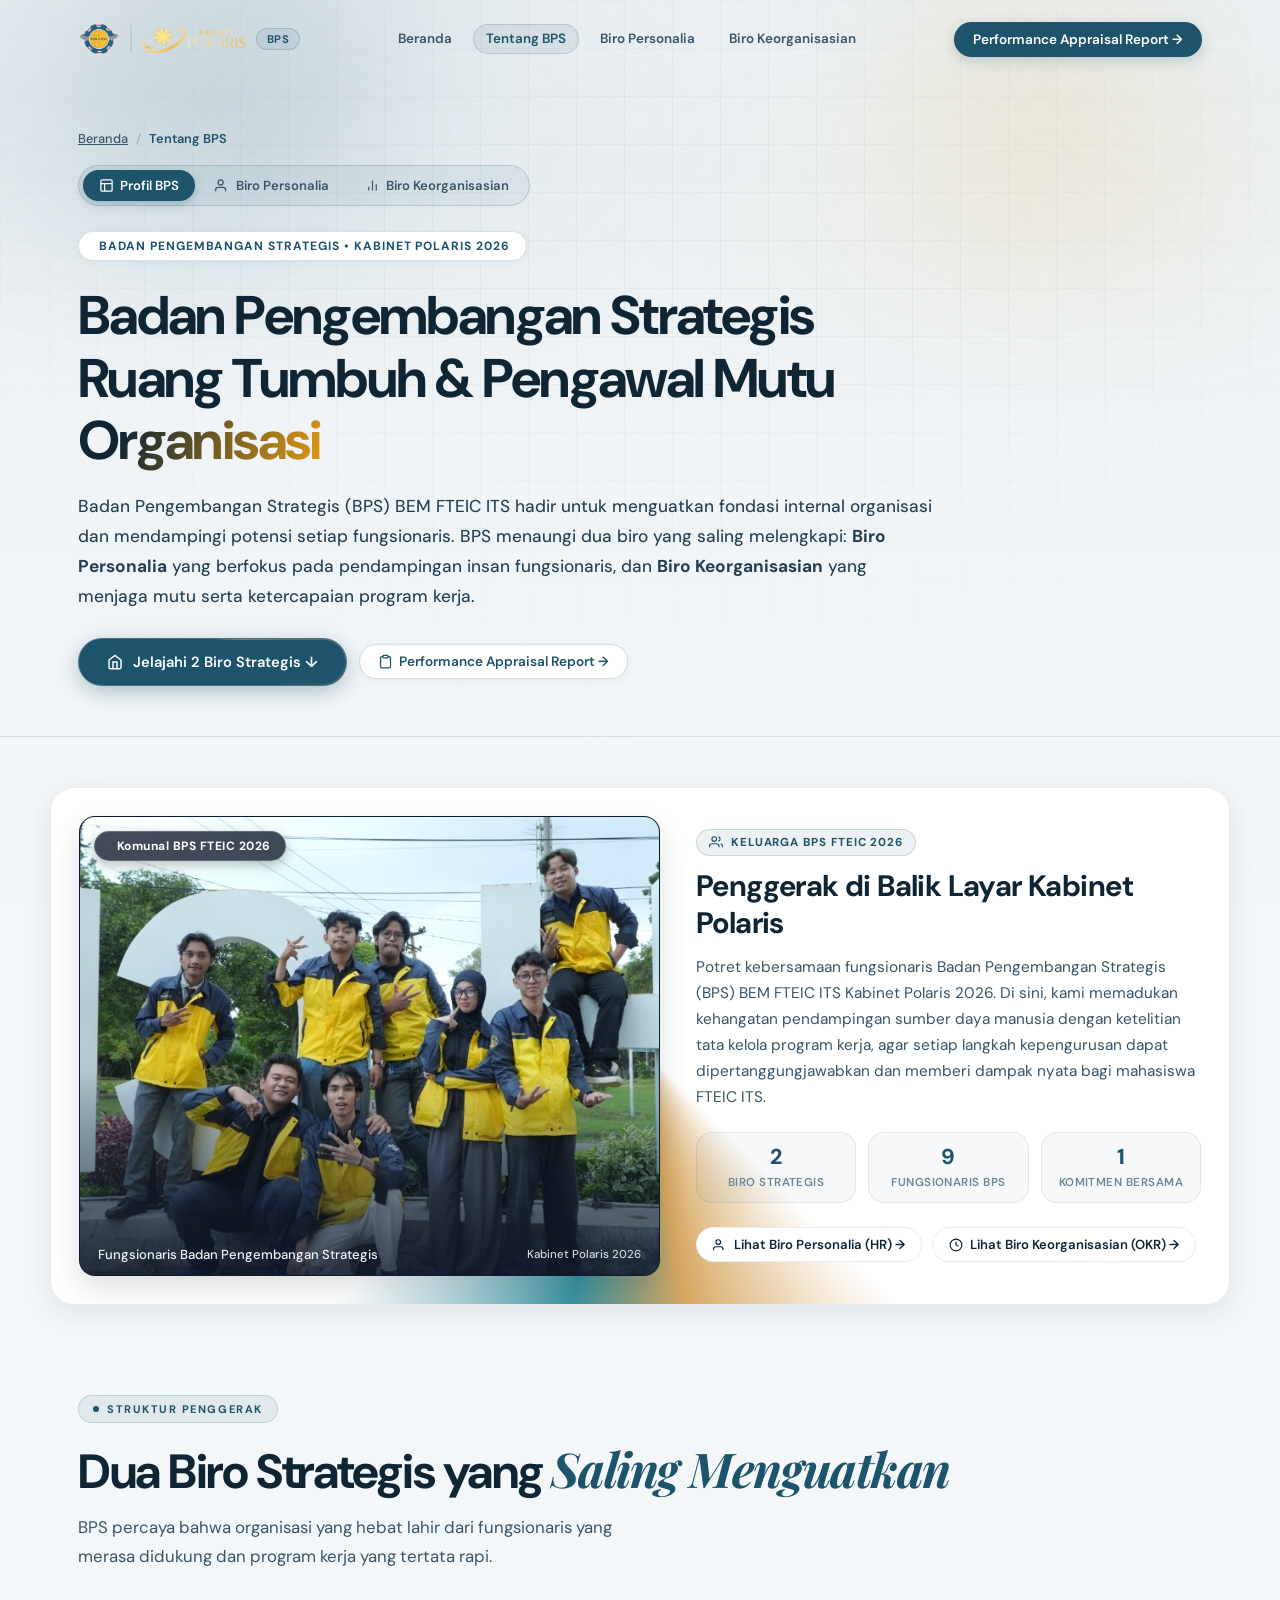
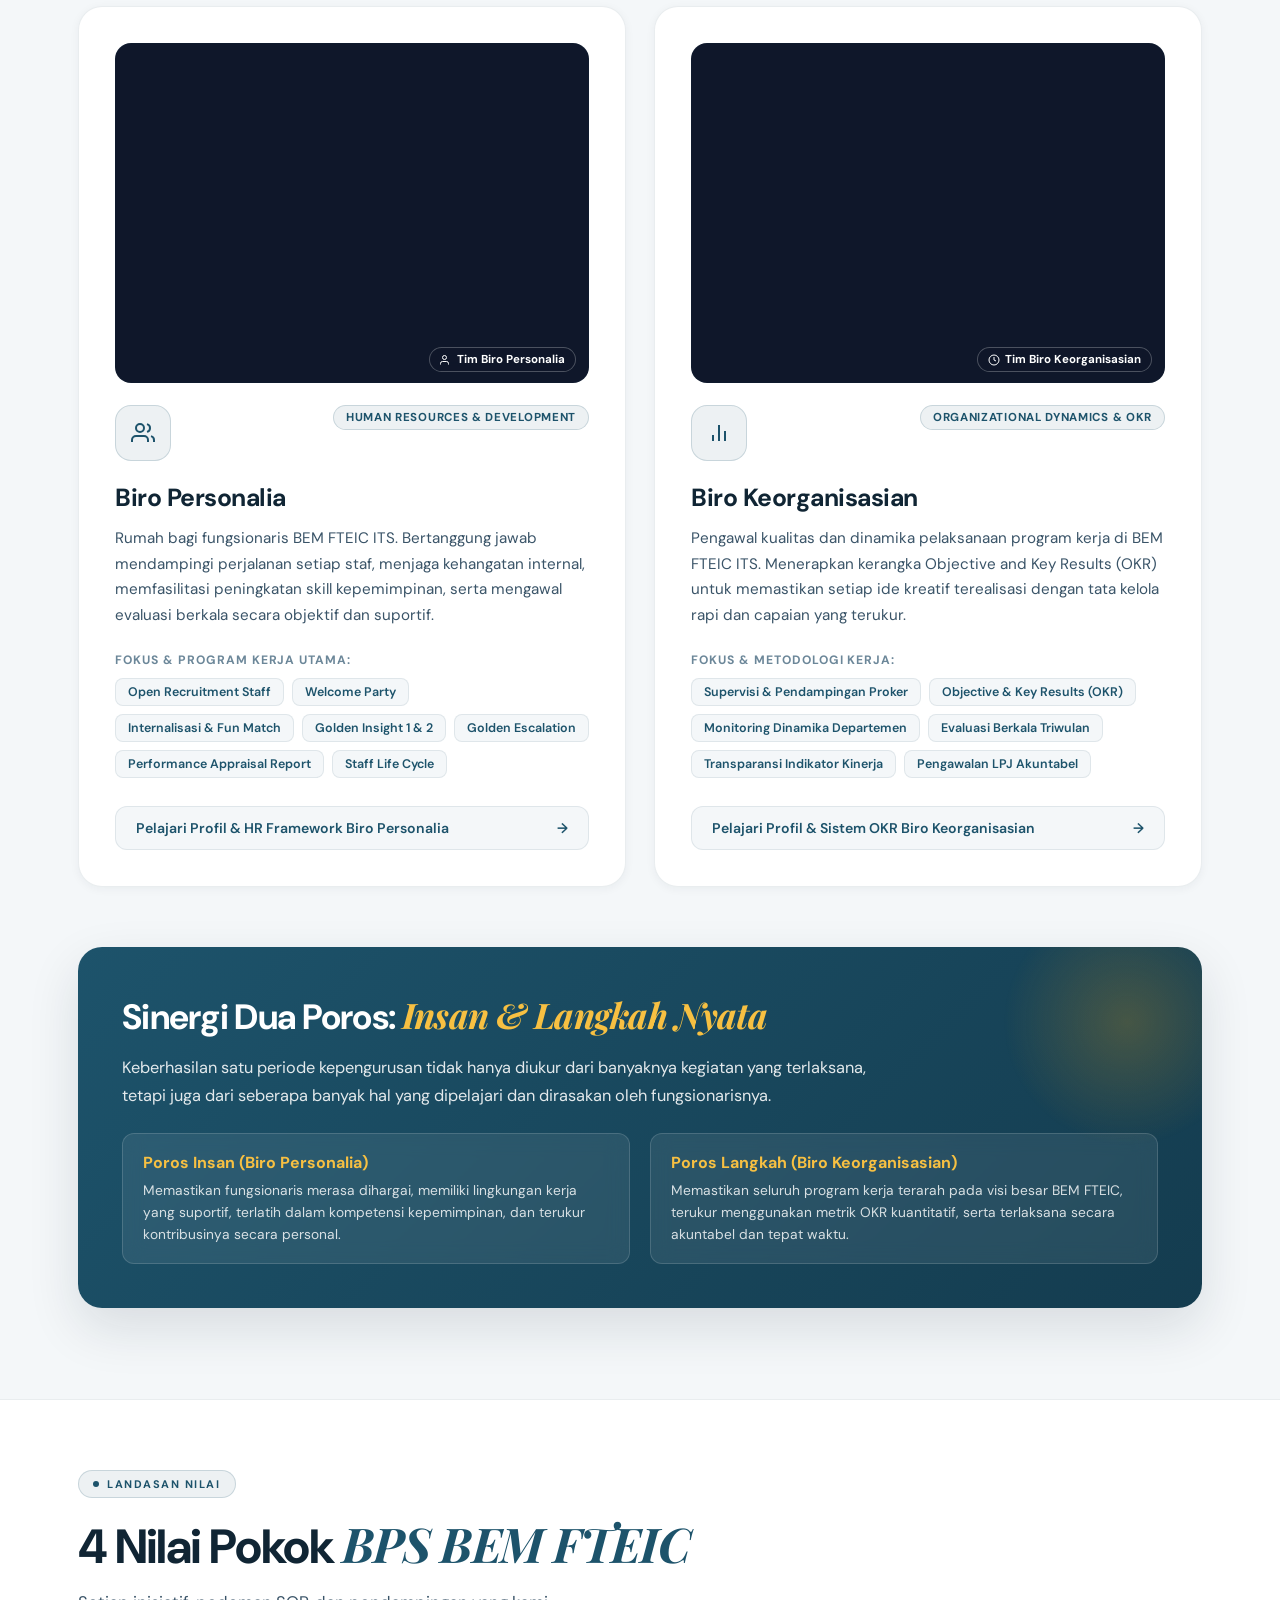
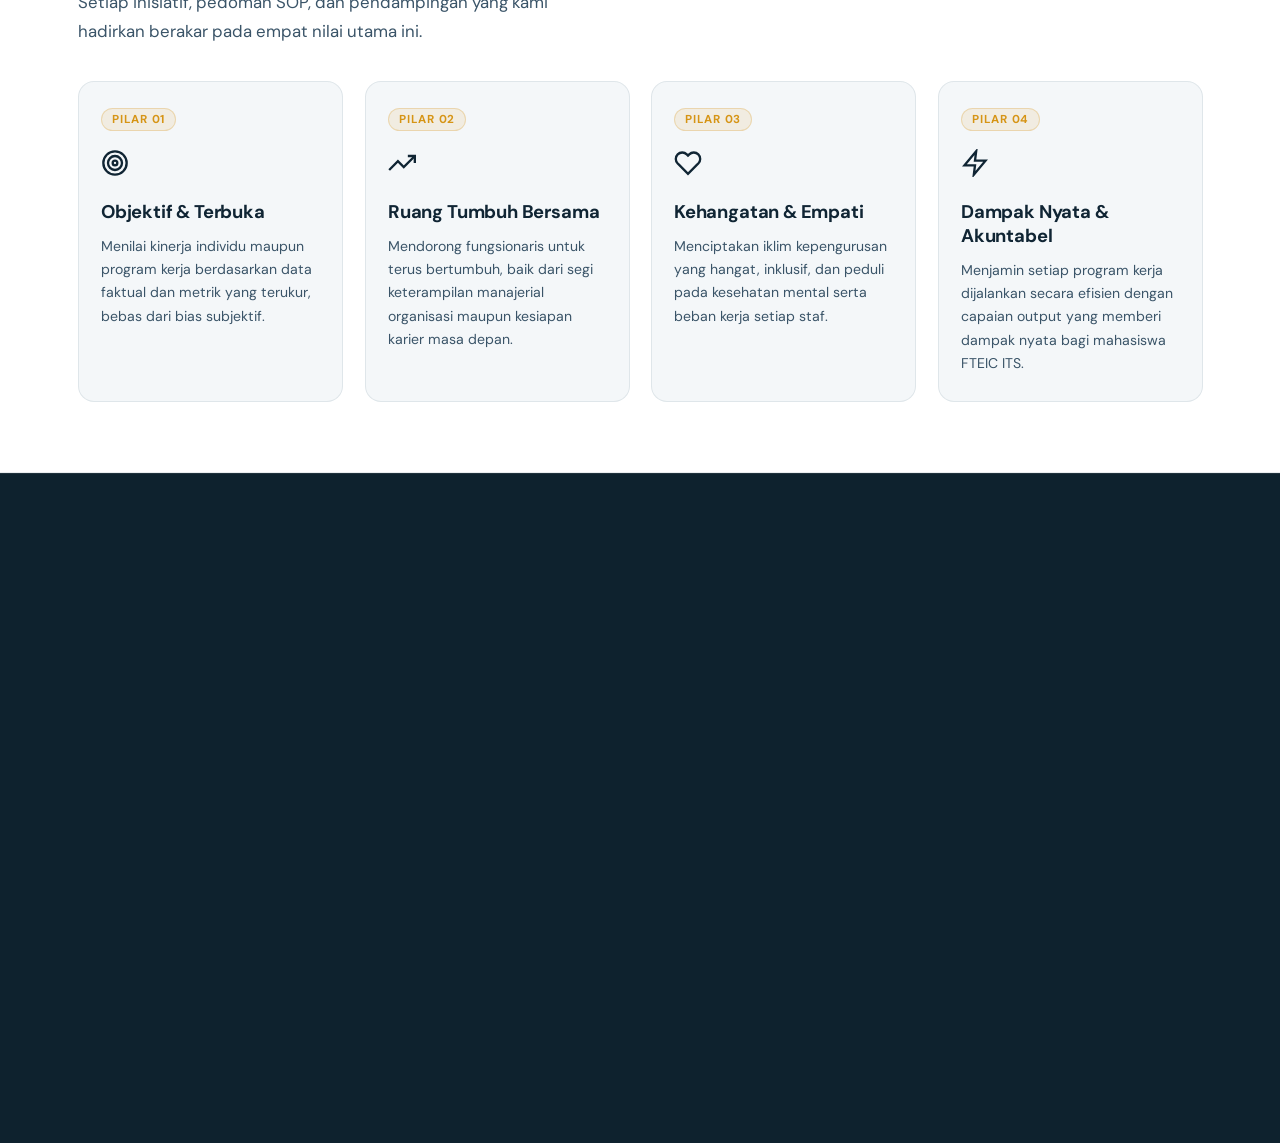
<file: about-bps.html>
<!DOCTYPE html>
<html lang="id">

<head>
  <meta charset="UTF-8" />
  <meta name="viewport" content="width=device-width, initial-scale=1.0" />
  <title>Tentang BPS — Badan Pengembangan Strategis BEM FTEIC ITS Kabinet Polaris 2026</title>

  <!-- Meta & SEO -->
  <meta name="description"
    content="Profil resmi Badan Pengembangan Strategis (BPS) BEM FTEIC ITS Kabinet Polaris 2026. Menaungi Biro Personalia dan Biro Keorganisasian untuk penguatan kapasitas internal dan akselerasi potensi fungsionaris." />
  <meta name="theme-color" content="#1D536B" />
  <link rel="icon" type="image/png" href="assets/logo-bem-fteic.png" />

  <!-- Performance: Preload critical resources -->
  <link rel="preload" href="style.css" as="style" />
  <link rel="preload" href="app.js" as="script" />

  <!-- Google Fonts (async loading for fast text render) -->
  <link rel="preconnect" href="https://fonts.googleapis.com" />
  <link rel="preconnect" href="https://fonts.gstatic.com" crossorigin />
  <link rel="dns-prefetch" href="https://fonts.googleapis.com" />
  <link
    href="https://fonts.googleapis.com/css2?family=DM+Sans:ital,opsz,wght@0,9..40,300;0,9..40,400;0,9..40,500;0,9..40,600;0,9..40,700;1,9..40,400&family=Playfair+Display:ital,wght@0,600;0,700;1,600&display=swap"
    rel="stylesheet" media="print" onload="this.media='all'" />
  <noscript>
    <link
      href="https://fonts.googleapis.com/css2?family=DM+Sans:ital,opsz,wght@0,9..40,300;0,9..40,400;0,9..40,500;0,9..40,600;0,9..40,700;1,9..40,400&family=Playfair+Display:ital,wght@0,600;0,700;1,600&display=swap"
      rel="stylesheet" />
  </noscript>

  <!-- Custom Stylesheet -->
  <link rel="stylesheet" href="style.css" />
</head>

<body>

  <!-- ── 1. NAVIGATION BAR ── -->
  <nav class="nav scrolled" id="mainNav" role="navigation" aria-label="Main navigation">
    <div class="nav-inner">
      <a href="index.html" class="nav-logo">
        <img src="assets/logo-bem-fteic.png" alt="Logo BEM FTEIC" class="nav-logo-bem" />
        <div class="nav-logo-divider"></div>
        <img src="assets/logo-kabinet-polaris.png" alt="Logo Kabinet Polaris" class="nav-logo-kabinet" />
        <span class="logo-badge">BPS</span>
      </a>

      <ul class="nav-links" role="list">
        <li><a href="index.html">Beranda</a></li>
        <li><a href="about-bps.html" class="active">Tentang BPS</a></li>
        <li><a href="biro-personalia.html">Biro Personalia</a></li>
        <li><a href="biro-keorganisasian.html">Biro Keorganisasian</a></li>
      </ul>

      <div class="nav-cta">
        <a href="index.html#staf" class="btn-primary">Performance Appraisal Report →</a>
      </div>

      <button class="nav-hamburger" id="hamburger" aria-label="Buka Menu" aria-expanded="false" onclick="toggleMobileMenu()">
        <span></span><span></span><span></span>
      </button>
    </div>
  </nav>

  <!-- Mobile Menu Drawer -->
  <div class="mobile-menu" id="mobileMenu" role="dialog" aria-modal="true" aria-label="Navigasi Mobile">
    <a href="index.html">Beranda</a>
    <a href="about-bps.html" class="active" style="color: var(--accent);">Tentang BPS (Badan Pengembangan Strategis)</a>
    <a href="biro-personalia.html">Biro Personalia</a>
    <a href="biro-keorganisasian.html">Biro Keorganisasian</a>
    <a href="index.html#staf">Daftar Staf &amp; Performance Appraisal</a>
    <a href="index.html#faq">Bantuan &amp; FAQ</a>
    <a href="index.html#staf" class="mobile-cta btn-primary">Buka Performance Appraisal Report</a>
  </div>

  <!-- ── 2. SUBPAGE HERO SECTION ── -->
  <section class="subpage-hero" style="position: relative; overflow: hidden;">
    <div class="magic-grid-bg" aria-hidden="true"></div>
    <div class="magic-ambient-glow" aria-hidden="true"></div>
    <div class="container" style="position: relative; z-index: 2;">
      <!-- Breadcrumb -->
      <div class="breadcrumb">
        <a href="index.html">Beranda</a>
        <span class="breadcrumb-separator">/</span>
        <span class="breadcrumb-current">Tentang BPS</span>
      </div>

      <!-- Quick Switcher Tabs -->
      <div class="subpage-tabs-nav">
        <a href="about-bps.html" class="subpage-tab active">
          <svg width="15" height="15" viewBox="0 0 24 24" fill="none" stroke="currentColor" stroke-width="2"><rect x="3" y="3" width="18" height="18" rx="2" ry="2"></rect><line x1="3" y1="9" x2="21" y2="9"></line><line x1="9" y1="21" x2="9" y2="9"></line></svg>
          Profil BPS
        </a>
        <a href="biro-personalia.html" class="subpage-tab">
          <svg width="15" height="15" viewBox="0 0 24 24" fill="none" stroke="currentColor" stroke-width="2"><path d="M17 21v-2a4 4 0 0 0-4-4H5a4 4 0 0 0-4 4v2"></path><circle cx="9" cy="7" r="4"></circle></svg>
          Biro Personalia
        </a>
        <a href="biro-keorganisasian.html" class="subpage-tab">
          <svg width="15" height="15" viewBox="0 0 24 24" fill="none" stroke="currentColor" stroke-width="2"><line x1="18" y1="20" x2="18" y2="10"></line><line x1="12" y1="20" x2="12" y2="4"></line><line x1="6" y1="20" x2="6" y2="14"></line></svg>
          Biro Keorganisasian
        </a>
      </div>

      <div class="subpage-header">
        <div class="subpage-badge magic-pill-badge">
          <span class="magic-pill-dot">
            <span class="magic-ping"></span>
            <span class="magic-dot"></span>
          </span>
          <span>Badan Pengembangan Strategis • Kabinet Polaris 2026</span>
        </div>

        <h1 class="subpage-title">
          Badan Pengembangan Strategis<br>
          <span class="magic-shiny-text">Ruang Tumbuh &amp; Pengawal Mutu Organisasi</span>
        </h1>

        <p class="subpage-sub">
          Badan Pengembangan Strategis (BPS) BEM FTEIC ITS hadir untuk menguatkan fondasi internal organisasi dan mendampingi potensi setiap fungsionaris. BPS menaungi dua biro yang saling melengkapi: <strong>Biro Personalia</strong> yang berfokus pada pendampingan insan fungsionaris, dan <strong>Biro Keorganisasian</strong> yang menjaga mutu serta ketercapaian program kerja.
        </p>

        <div class="subpage-actions">
          <a href="#dua-biro" class="magic-shimmer-btn">
            <svg width="16" height="16" viewBox="0 0 24 24" fill="none" stroke="currentColor" stroke-width="2.2"><path d="M3 9l9-7 9 7v11a2 2 0 0 1-2 2H5a2 2 0 0 1-2-2z"></path><polyline points="9 22 9 12 15 12 15 22"></polyline></svg>
            <span>Jelajahi 2 Biro Strategis ↓</span>
          </a>
          <a href="index.html#staf" class="btn-outline">
            <svg width="15" height="15" viewBox="0 0 24 24" fill="none" stroke="currentColor" stroke-width="2"><path d="M16 4h2a2 2 0 0 1 2 2v14a2 2 0 0 1-2 2H6a2 2 0 0 1-2-2V6a2 2 0 0 1 2-2h2"></path><rect x="8" y="2" width="8" height="4" rx="1" ry="1"></rect></svg>
            <span>Performance Appraisal Report →</span>
          </a>
        </div>
      </div>
    </div>
  </section>

  <!-- ── 2.5 POTRET KOMUNAL BPS SHOWCASE ── -->
  <section class="container team-showcase-section" style="padding-top: 50px; padding-bottom: 20px;">
    <div class="team-showcase-card">
      <div class="magic-border-beam" aria-hidden="true"></div>
      <div class="team-showcase-grid">
        <div class="team-showcase-media">
          <div class="team-photo-frame ratio-komunal">
            <img src="assets/foto-bps-komunal.jpg" alt="Potret Komunal Badan Pengembangan Strategis BEM FTEIC ITS Kabinet Polaris 2026" class="team-photo-img" loading="lazy" />
            <div class="team-photo-overlay"></div>
            <div class="team-photo-tag">
              <span class="magic-pill-dot"><span class="magic-ping"></span><span class="magic-dot"></span></span>
              Komunal BPS FTEIC 2026
            </div>
            <div class="team-photo-caption-bar">
              <span>Fungsionaris Badan Pengembangan Strategis</span>
              <span style="opacity: 0.85; font-size: 0.72rem;">Kabinet Polaris 2026</span>
            </div>
          </div>
        </div>
        <div class="team-showcase-content">
          <div class="team-showcase-badge">
            <svg width="14" height="14" viewBox="0 0 24 24" fill="none" stroke="currentColor" stroke-width="2"><path d="M17 21v-2a4 4 0 0 0-4-4H5a4 4 0 0 0-4 4v2"></path><circle cx="9" cy="7" r="4"></circle><path d="M23 21v-2a4 4 0 0 0-3-3.87"></path><path d="M16 3.13a4 4 0 0 1 0 7.75"></path></svg>
            Keluarga BPS FTEIC 2026
          </div>
          <h2 class="team-showcase-title">Penggerak di Balik Layar Kabinet Polaris</h2>
          <p class="team-showcase-desc">
            Potret kebersamaan fungsionaris Badan Pengembangan Strategis (BPS) BEM FTEIC ITS Kabinet Polaris 2026. Di sini, kami memadukan kehangatan pendampingan sumber daya manusia dengan ketelitian tata kelola program kerja, agar setiap langkah kepengurusan dapat dipertanggungjawabkan dan memberi dampak nyata bagi mahasiswa FTEIC ITS.
          </p>
          <div class="team-stats-mini">
            <div class="team-stat-item">
              <span class="team-stat-number">2</span>
              <span class="team-stat-label">Biro Strategis</span>
            </div>
            <div class="team-stat-item">
              <span class="team-stat-number">9</span>
              <span class="team-stat-label">Fungsionaris BPS</span>
            </div>
            <div class="team-stat-item">
              <span class="team-stat-number">1</span>
              <span class="team-stat-label">Komitmen Bersama</span>
            </div>
          </div>
          <div class="team-showcase-links">
            <a href="biro-personalia.html" class="team-link-pill">
              <svg width="14" height="14" viewBox="0 0 24 24" fill="none" stroke="currentColor" stroke-width="2"><path d="M17 21v-2a4 4 0 0 0-4-4H5a4 4 0 0 0-4 4v2"></path><circle cx="9" cy="7" r="4"></circle></svg>
              Lihat Biro Personalia (HR) →
            </a>
            <a href="biro-keorganisasian.html" class="team-link-pill">
              <svg width="14" height="14" viewBox="0 0 24 24" fill="none" stroke="currentColor" stroke-width="2"><circle cx="12" cy="12" r="10"></circle><polyline points="12 6 12 12 16 14"></polyline></svg>
              Lihat Biro Keorganisasian (OKR) →
            </a>
          </div>
        </div>
      </div>
    </div>
  </section>

  <!-- ── 3. DUA BIRO STRATEGIS SHOWCASE ── -->
  <section class="container" id="dua-biro" style="padding-top: 40px; padding-bottom: 60px;">
    <div class="section-label reveal">Struktur Penggerak</div>
    <h2 class="section-title reveal reveal-delay-1">Dua Biro Strategis yang <em>Saling Menguatkan</em></h2>
    <p class="section-sub reveal reveal-delay-2">
      BPS percaya bahwa organisasi yang hebat lahir dari fungsionaris yang merasa didukung dan program kerja yang tertata rapi.
    </p>

    <div class="bps-bureau-grid">

      <!-- Card 1: Biro Personalia -->
      <div class="bps-bureau-card reveal reveal-delay-1">
        <div class="bureau-card-img-wrap img-personalia">
          <img src="assets/foto-biro-personalia.jpg" alt="Tim Biro Personalia BEM FTEIC ITS 2026" loading="lazy" />
          <div class="bureau-card-img-overlay"></div>
          <div class="bureau-card-img-tag">
            <svg width="12" height="12" viewBox="0 0 24 24" fill="none" stroke="currentColor" stroke-width="2"><path d="M17 21v-2a4 4 0 0 0-4-4H5a4 4 0 0 0-4 4v2"></path><circle cx="9" cy="7" r="4"></circle></svg>
            Tim Biro Personalia
          </div>
        </div>

        <div class="bureau-card-header">
          <div class="bureau-icon-box">
            <svg width="24" height="24" viewBox="0 0 24 24" fill="none" stroke="currentColor" stroke-width="2"><path d="M17 21v-2a4 4 0 0 0-4-4H5a4 4 0 0 0-4 4v2"></path><circle cx="9" cy="7" r="4"></circle><path d="M23 21v-2a4 4 0 0 0-3-3.87"></path><path d="M16 3.13a4 4 0 0 1 0 7.75"></path></svg>
          </div>
          <span class="bureau-tag">Human Resources &amp; Development</span>
        </div>

        <h3 class="bureau-title">Biro Personalia</h3>

        <p class="bureau-desc">
          Rumah bagi fungsionaris BEM FTEIC ITS. Bertanggung jawab mendampingi perjalanan setiap staf, menjaga kehangatan internal, memfasilitasi peningkatan skill kepemimpinan, serta mengawal evaluasi berkala secara objektif dan suportif.
        </p>

        <div class="bureau-meta-title">Fokus &amp; Program Kerja Utama:</div>
        <div class="bureau-chips">
          <span class="bureau-chip">Open Recruitment Staff</span>
          <span class="bureau-chip">Welcome Party</span>
          <span class="bureau-chip">Internalisasi &amp; Fun Match</span>
          <span class="bureau-chip">Golden Insight 1 &amp; 2</span>
          <span class="bureau-chip">Golden Escalation</span>
          <span class="bureau-chip">Performance Appraisal Report</span>
          <span class="bureau-chip">Staff Life Cycle</span>
        </div>

        <a href="biro-personalia.html" class="bureau-cta-link">
          <span>Pelajari Profil &amp; HR Framework Biro Personalia</span>
          <span>→</span>
        </a>
      </div>

      <!-- Card 2: Biro Keorganisasian -->
      <div class="bps-bureau-card reveal reveal-delay-2">
        <div class="bureau-card-img-wrap img-keorganisasian">
          <img src="assets/foto-biro-keorganisasian.jpg" alt="Tim Biro Keorganisasian BEM FTEIC ITS 2026" loading="lazy" />
          <div class="bureau-card-img-overlay"></div>
          <div class="bureau-card-img-tag">
            <svg width="12" height="12" viewBox="0 0 24 24" fill="none" stroke="currentColor" stroke-width="2"><circle cx="12" cy="12" r="10"></circle><polyline points="12 6 12 12 16 14"></polyline></svg>
            Tim Biro Keorganisasian
          </div>
        </div>

        <div class="bureau-card-header">
          <div class="bureau-icon-box">
            <svg width="24" height="24" viewBox="0 0 24 24" fill="none" stroke="currentColor" stroke-width="2"><line x1="18" y1="20" x2="18" y2="10"></line><line x1="12" y1="20" x2="12" y2="4"></line><line x1="6" y1="20" x2="6" y2="14"></line></svg>
          </div>
          <span class="bureau-tag">Organizational Dynamics &amp; OKR</span>
        </div>

        <h3 class="bureau-title">Biro Keorganisasian</h3>

        <p class="bureau-desc">
          Pengawal kualitas dan dinamika pelaksanaan program kerja di BEM FTEIC ITS. Menerapkan kerangka Objective and Key Results (OKR) untuk memastikan setiap ide kreatif terealisasi dengan tata kelola rapi dan capaian yang terukur.
        </p>

        <div class="bureau-meta-title">Fokus &amp; Metodologi Kerja:</div>
        <div class="bureau-chips">
          <span class="bureau-chip">Supervisi &amp; Pendampingan Proker</span>
          <span class="bureau-chip">Objective &amp; Key Results (OKR)</span>
          <span class="bureau-chip">Monitoring Dinamika Departemen</span>
          <span class="bureau-chip">Evaluasi Berkala Triwulan</span>
          <span class="bureau-chip">Transparansi Indikator Kinerja</span>
          <span class="bureau-chip">Pengawalan LPJ Akuntabel</span>
        </div>

        <a href="biro-keorganisasian.html" class="bureau-cta-link">
          <span>Pelajari Profil &amp; Sistem OKR Biro Keorganisasian</span>
          <span>→</span>
        </a>
      </div>

    </div>

    <!-- ── 4. SINERGI KOMPLEMENTER CALLOUT ── -->
    <div class="synergy-callout reveal reveal-delay-2">
      <h3 class="synergy-title">Sinergi Dua Poros: <em>Insan &amp; Langkah Nyata</em></h3>
      <p class="synergy-desc">
        Keberhasilan satu periode kepengurusan tidak hanya diukur dari banyaknya kegiatan yang terlaksana, tetapi juga dari seberapa banyak hal yang dipelajari dan dirasakan oleh fungsionarisnya.
      </p>

      <div class="synergy-grid">
        <div class="synergy-item">
          <div class="synergy-item-title">Poros Insan (Biro Personalia)</div>
          <div class="synergy-item-desc">
            Memastikan fungsionaris merasa dihargai, memiliki lingkungan kerja yang suportif, terlatih dalam kompetensi kepemimpinan, dan terukur kontribusinya secara personal.
          </div>
        </div>
        <div class="synergy-item">
          <div class="synergy-item-title">Poros Langkah (Biro Keorganisasian)</div>
          <div class="synergy-item-desc">
            Memastikan seluruh program kerja terarah pada visi besar BEM FTEIC, terukur menggunakan metrik OKR kuantitatif, serta terlaksana secara akuntabel dan tepat waktu.
          </div>
        </div>
      </div>
    </div>

  </section>

  <!-- ── 5. NILAI & FOKUS STRATEGIS BPS ── -->
  <section style="background: var(--surface); padding: 70px 0; border-top: 1px solid var(--border); border-bottom: 1px solid var(--border);">
    <div class="container">
      <div class="section-label reveal">Landasan Nilai</div>
      <h2 class="section-title reveal reveal-delay-1">4 Nilai Pokok <em>BPS BEM FTEIC</em></h2>
      <p class="section-sub reveal reveal-delay-2">
        Setiap inisiatif, pedoman SOP, dan pendampingan yang kami hadirkan berakar pada empat nilai utama ini.
      </p>

      <div class="framework-grid">
        <div class="framework-card reveal reveal-delay-1">
          <div class="framework-pillar-num">Pilar 01</div>
          <div class="framework-icon">
            <svg width="28" height="28" viewBox="0 0 24 24" fill="none" stroke="currentColor" stroke-width="2"><circle cx="12" cy="12" r="10"></circle><circle cx="12" cy="12" r="6"></circle><circle cx="12" cy="12" r="2"></circle></svg>
          </div>
          <h4 class="framework-card-title">Objektif &amp; Terbuka</h4>
          <p class="framework-card-desc">
            Menilai kinerja individu maupun program kerja berdasarkan data faktual dan metrik yang terukur, bebas dari bias subjektif.
          </p>
        </div>

        <div class="framework-card reveal reveal-delay-2">
          <div class="framework-pillar-num">Pilar 02</div>
          <div class="framework-icon">
            <svg width="28" height="28" viewBox="0 0 24 24" fill="none" stroke="currentColor" stroke-width="2"><polyline points="23 6 13.5 15.5 8.5 10.5 1 18"></polyline><polyline points="17 6 23 6 23 12"></polyline></svg>
          </div>
          <h4 class="framework-card-title">Ruang Tumbuh Bersama</h4>
          <p class="framework-card-desc">
            Mendorong fungsionaris untuk terus bertumbuh, baik dari segi keterampilan manajerial organisasi maupun kesiapan karier masa depan.
          </p>
        </div>

        <div class="framework-card reveal reveal-delay-3">
          <div class="framework-pillar-num">Pilar 03</div>
          <div class="framework-icon">
            <svg width="28" height="28" viewBox="0 0 24 24" fill="none" stroke="currentColor" stroke-width="2"><path d="M20.84 4.61a5.5 5.5 0 0 0-7.78 0L12 5.67l-1.06-1.06a5.5 5.5 0 0 0-7.78 7.78l1.06 1.06L12 21.23l7.78-7.78 1.06-1.06a5.5 5.5 0 0 0 0-7.78z"></path></svg>
          </div>
          <h4 class="framework-card-title">Kehangatan &amp; Empati</h4>
          <p class="framework-card-desc">
            Menciptakan iklim kepengurusan yang hangat, inklusif, dan peduli pada kesehatan mental serta beban kerja setiap staf.
          </p>
        </div>

        <div class="framework-card reveal reveal-delay-4">
          <div class="framework-pillar-num">Pilar 04</div>
          <div class="framework-icon">
            <svg width="28" height="28" viewBox="0 0 24 24" fill="none" stroke="currentColor" stroke-width="2"><polygon points="13 2 3 14 12 14 11 22 21 10 12 10 13 2"></polygon></svg>
          </div>
          <h4 class="framework-card-title">Dampak Nyata &amp; Akuntabel</h4>
          <p class="framework-card-desc">
            Menjamin setiap program kerja dijalankan secara efisien dengan capaian output yang memberi dampak nyata bagi mahasiswa FTEIC ITS.
          </p>
        </div>
      </div>
    </div>
  </section>

  <!-- ── 6. FOOTER ── -->
  <footer class="footer" role="contentinfo">
    <div class="container">
      <div class="footer-grid">
        <div class="footer-brand">
          <div class="footer-logo">
            <img src="assets/logo-bem-fteic.png" alt="BEM FTEIC" class="footer-logo-img" />
            <div class="footer-logo-text">
              <span class="footer-title">BEM FTEIC ITS</span>
              <span class="footer-sub">Kabinet Polaris 2026</span>
            </div>
          </div>
          <p class="footer-brand-desc">
            Badan Pengembangan Strategis (BPS) BEM FTEIC ITS. Mengawal penguatan kapasitas internal, pengembangan SDM,
            dan efektivitas organisasi Fakultas Teknologi Elektro dan Informatika Cerdas, ITS Surabaya.
          </p>
        </div>

        <div>
          <div class="footer-col-label">Halaman BPS</div>
          <div class="footer-links">
            <a href="about-bps.html" style="font-weight: 700; color: var(--accent);">Tentang BPS</a>
            <a href="biro-personalia.html">Biro Personalia</a>
            <a href="biro-keorganisasian.html">Biro Keorganisasian</a>
            <a href="index.html#staf">Performance Appraisal Report</a>
          </div>
        </div>

        <div>
          <div class="footer-col-label">Biro Strategis</div>
          <div class="footer-links">
            <a href="biro-personalia.html">HR Framework 4 Pilar</a>
            <a href="biro-personalia.html#life-cycle">Staff Life Cycle</a>
            <a href="biro-keorganisasian.html#okr">Kerangka Kerja OKR</a>
            <a href="biro-keorganisasian.html#monitoring">Siklus Monitoring Proker</a>
          </div>
        </div>

        <div>
          <div class="footer-col-label">Tautan Eksternal</div>
          <div class="footer-links">
            <a href="https://www.its.ac.id/fakultas/fteic/" target="_blank" rel="noopener">Fakultas FTEIC ITS</a>
            <a href="https://www.instagram.com/bemfteic.its/" target="_blank" rel="noopener">Instagram BEM FTEIC</a>
            <a href="https://its.ac.id" target="_blank" rel="noopener">Institut Teknologi Sepuluh Nopember</a>
          </div>
        </div>
      </div>

      <div class="footer-bottom">
        <div class="footer-copy">
          © 2026 Badan Pengembangan Strategis BEM FTEIC ITS. All rights reserved.
        </div>
        <div class="footer-legal">
          <span>Integritas Organisasi</span>
          <span>Akselerasi Fungsionaris</span>
        </div>
      </div>
    </div>
  </footer>

  <script>
    function toggleMobileMenu() {
      const menu = document.getElementById('mobileMenu');
      const btn = document.getElementById('hamburger');
      menu.classList.toggle('open');
      btn.classList.toggle('open');
    }
    document.querySelectorAll('#mobileMenu a').forEach(link => {
      link.addEventListener('click', () => {
        document.getElementById('mobileMenu').classList.remove('open');
        document.getElementById('hamburger').classList.remove('open');
      });
    });
  </script>
  <script src="app.js" defer></script>
</body>

</html>
</file>
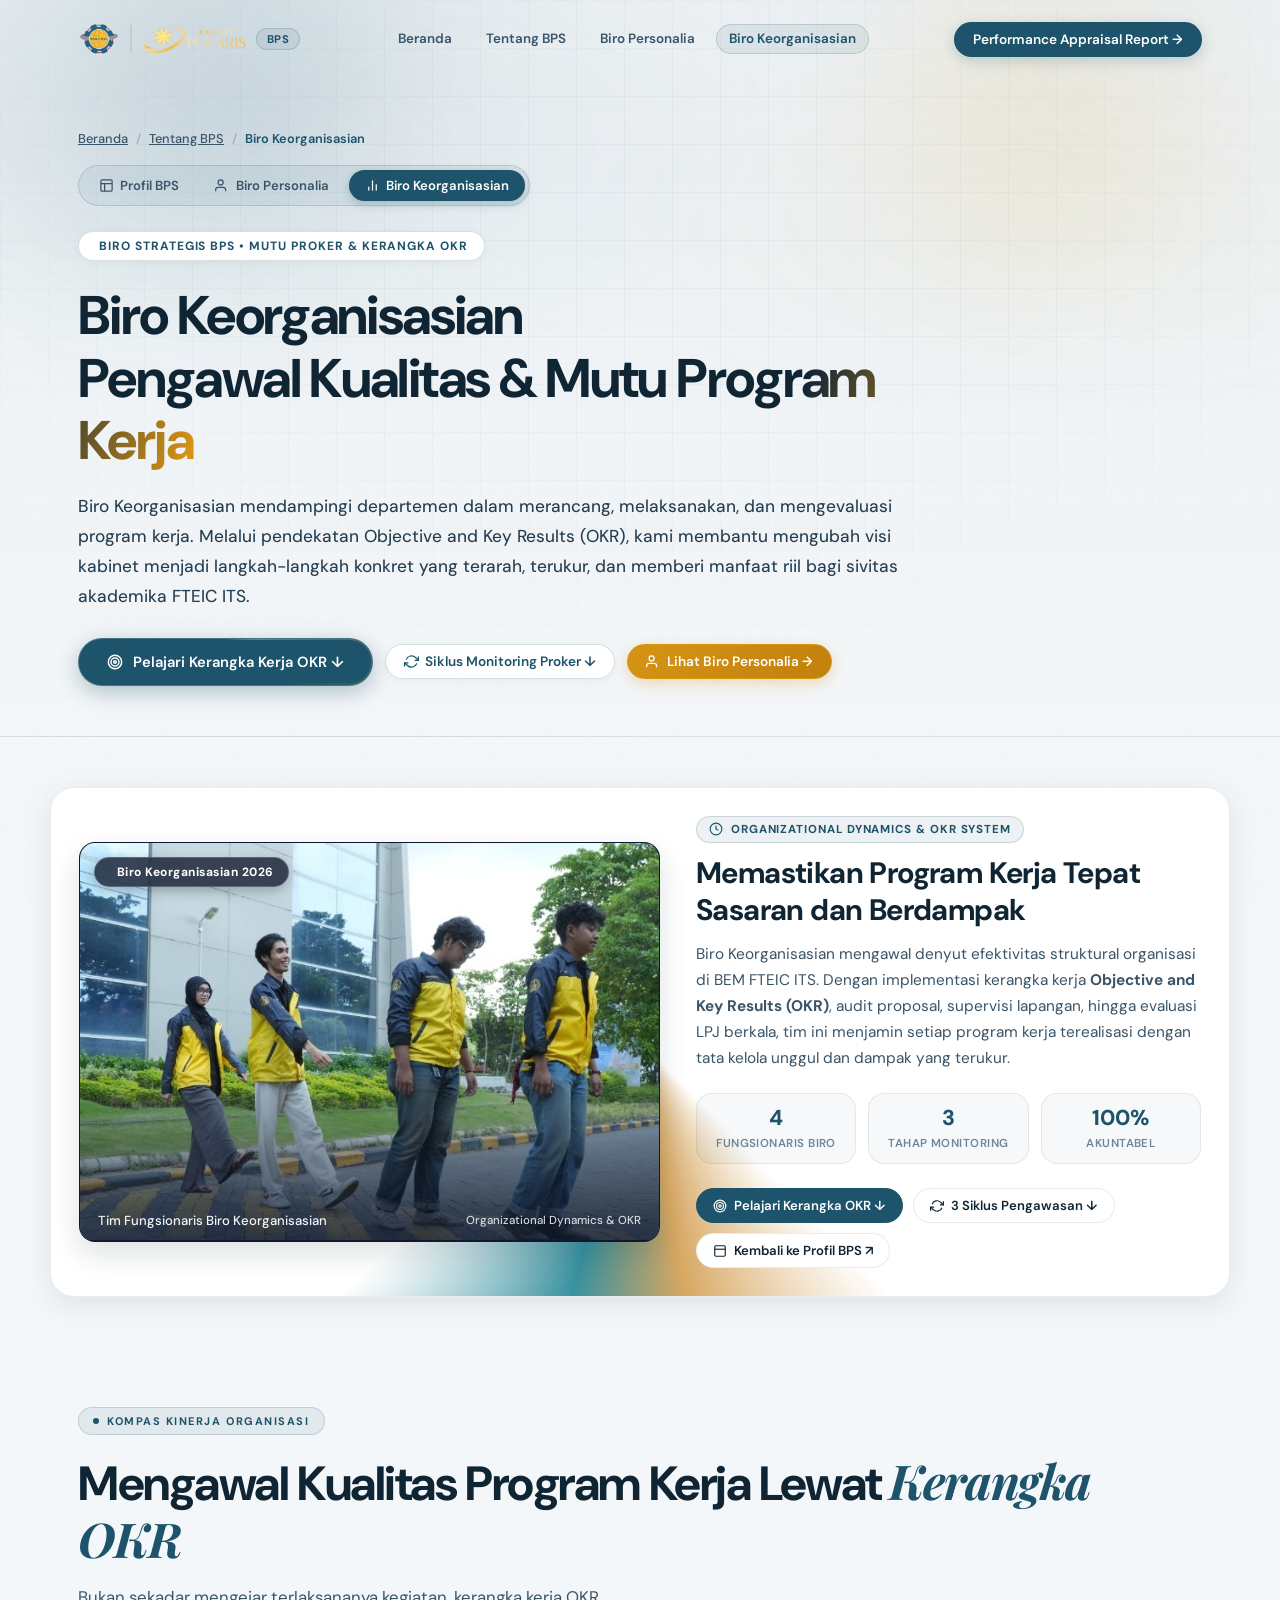
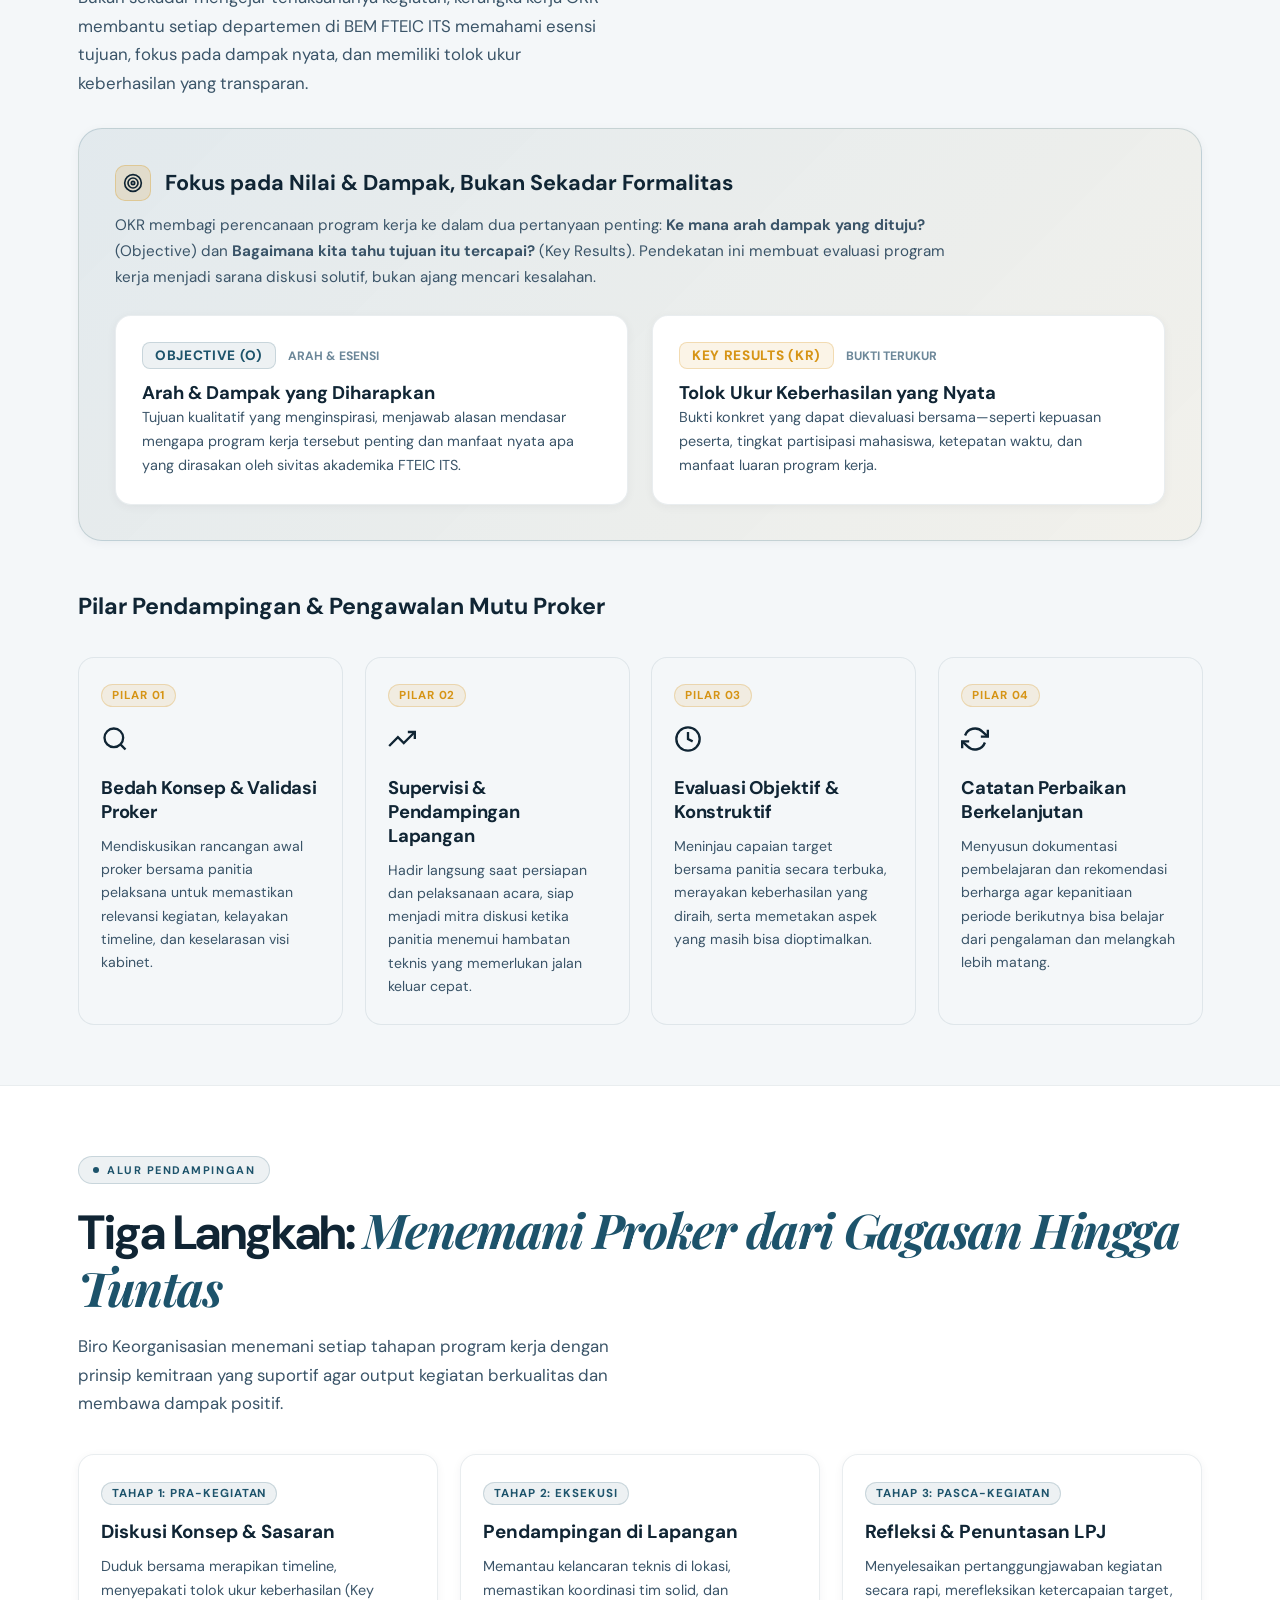
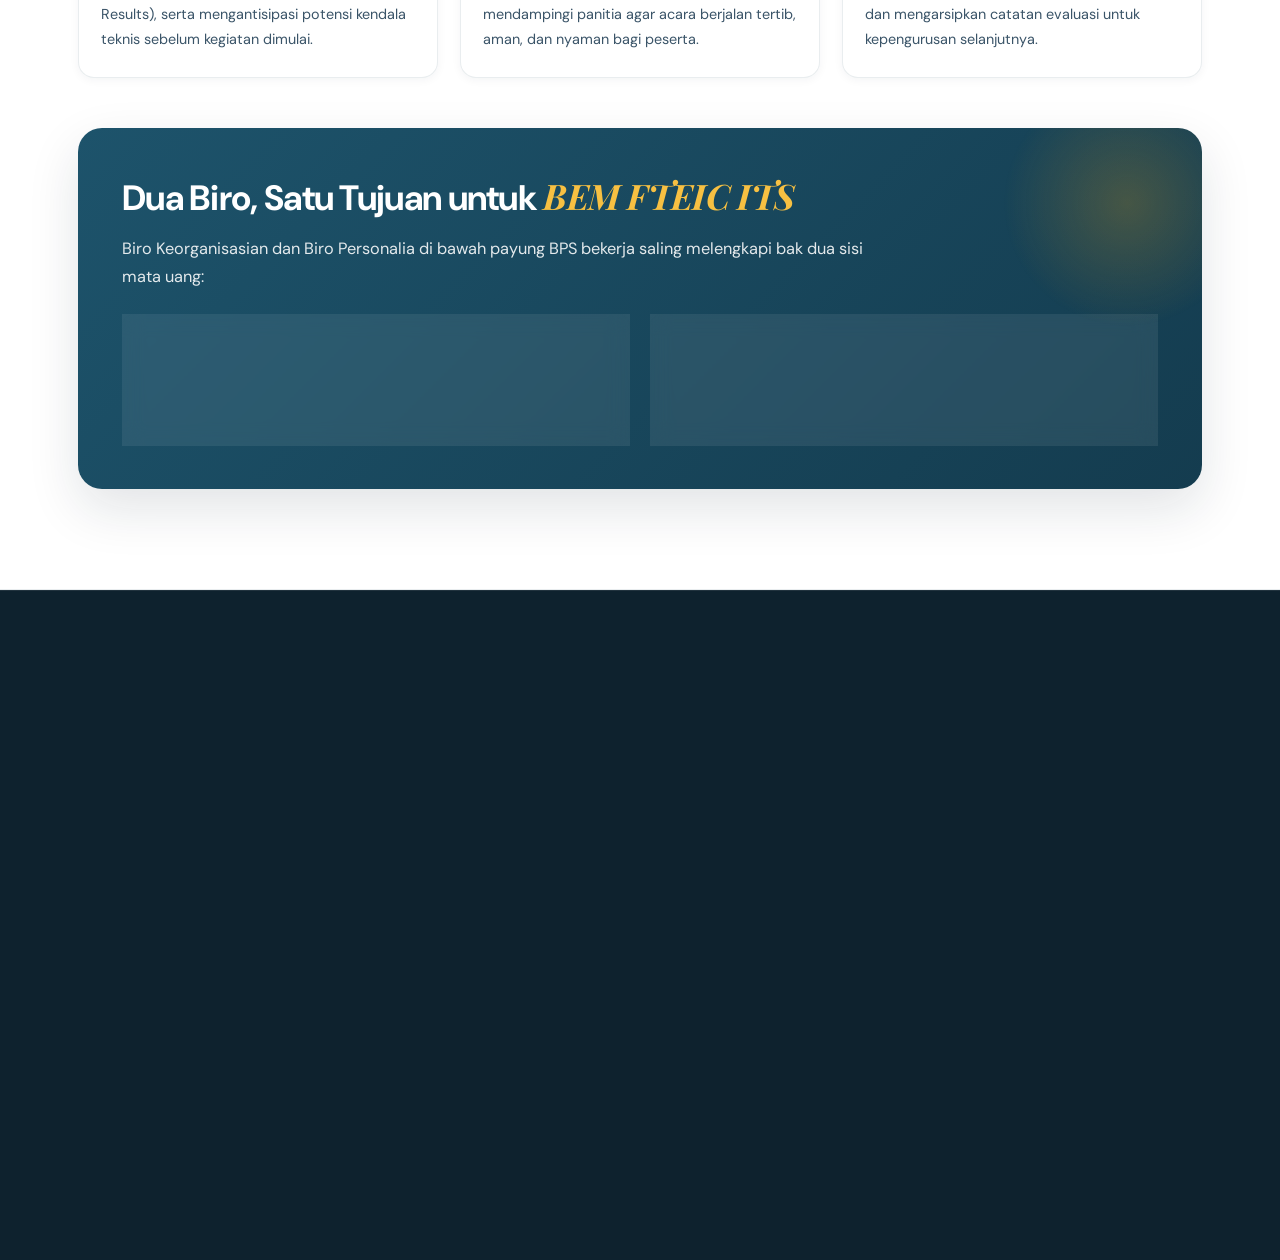
<file: biro-keorganisasian.html>
<!DOCTYPE html>
<html lang="id">

<head>
  <meta charset="UTF-8" />
  <meta name="viewport" content="width=device-width, initial-scale=1.0" />
  <title>Biro Keorganisasian — Badan Pengembangan Strategis BEM FTEIC ITS Kabinet Polaris 2026</title>

  <!-- Meta & SEO -->
  <meta name="description"
    content="Profil resmi Biro Keorganisasian BEM FTEIC ITS. Motor pengawal dinamika struktural, monitoring dan evaluasi program kerja, serta penilaian kerangka kerja berbasis Objective and Key Results (OKR)." />
  <meta name="theme-color" content="#1D536B" />
  <link rel="icon" type="image/png" href="assets/logo-bem-fteic.png" />

  <!-- Performance: Preload critical resources -->
  <link rel="preload" href="style.css" as="style" />
  <link rel="preload" href="app.js" as="script" />

  <!-- Google Fonts (async loading for fast text render) -->
  <link rel="preconnect" href="https://fonts.googleapis.com" />
  <link rel="preconnect" href="https://fonts.gstatic.com" crossorigin />
  <link rel="dns-prefetch" href="https://fonts.googleapis.com" />
  <link
    href="https://fonts.googleapis.com/css2?family=DM+Sans:ital,opsz,wght@0,9..40,300;0,9..40,400;0,9..40,500;0,9..40,600;0,9..40,700;1,9..40,400&family=Playfair+Display:ital,wght@0,600;0,700;1,600&display=swap"
    rel="stylesheet" media="print" onload="this.media='all'" />
  <noscript>
    <link
      href="https://fonts.googleapis.com/css2?family=DM+Sans:ital,opsz,wght@0,9..40,300;0,9..40,400;0,9..40,500;0,9..40,600;0,9..40,700;1,9..40,400&family=Playfair+Display:ital,wght@0,600;0,700;1,600&display=swap"
      rel="stylesheet" />
  </noscript>

  <!-- Custom Stylesheet -->
  <link rel="stylesheet" href="style.css" />
</head>

<body>

  <!-- ── 1. NAVIGATION BAR ── -->
  <nav class="nav scrolled" id="mainNav" role="navigation" aria-label="Main navigation">
    <div class="nav-inner">
      <a href="index.html" class="nav-logo">
        <img src="assets/logo-bem-fteic.png" alt="Logo BEM FTEIC" class="nav-logo-bem" />
        <div class="nav-logo-divider"></div>
        <img src="assets/logo-kabinet-polaris.png" alt="Logo Kabinet Polaris" class="nav-logo-kabinet" />
        <span class="logo-badge">BPS</span>
      </a>

      <ul class="nav-links" role="list">
        <li><a href="index.html">Beranda</a></li>
        <li><a href="about-bps.html">Tentang BPS</a></li>
        <li><a href="biro-personalia.html">Biro Personalia</a></li>
        <li><a href="biro-keorganisasian.html" class="active">Biro Keorganisasian</a></li>
      </ul>

      <div class="nav-cta">
        <a href="index.html#staf" class="btn-primary">Performance Appraisal Report →</a>
      </div>

      <button class="nav-hamburger" id="hamburger" aria-label="Buka Menu" aria-expanded="false" onclick="toggleMobileMenu()">
        <span></span><span></span><span></span>
      </button>
    </div>
  </nav>

  <!-- Mobile Menu Drawer -->
  <div class="mobile-menu" id="mobileMenu" role="dialog" aria-modal="true" aria-label="Navigasi Mobile">
    <a href="index.html">Beranda</a>
    <a href="about-bps.html">Tentang BPS</a>
    <a href="biro-personalia.html">Biro Personalia</a>
    <a href="biro-keorganisasian.html" class="active" style="color: var(--accent);">Biro Keorganisasian</a>
    <a href="index.html#staf">Daftar Staf &amp; Performance Appraisal</a>
    <a href="index.html#faq">Bantuan &amp; FAQ</a>
    <a href="index.html#staf" class="mobile-cta btn-primary">Buka Performance Appraisal Report</a>
  </div>

  <!-- ── 2. SUBPAGE HERO SECTION ── -->
  <section class="subpage-hero" style="position: relative; overflow: hidden;">
    <div class="magic-grid-bg" aria-hidden="true"></div>
    <div class="magic-ambient-glow" aria-hidden="true"></div>
    <div class="container" style="position: relative; z-index: 2;">
      <!-- Breadcrumb -->
      <div class="breadcrumb">
        <a href="index.html">Beranda</a>
        <span class="breadcrumb-separator">/</span>
        <a href="about-bps.html">Tentang BPS</a>
        <span class="breadcrumb-separator">/</span>
        <span class="breadcrumb-current">Biro Keorganisasian</span>
      </div>

      <!-- Quick Switcher Tabs -->
      <div class="subpage-tabs-nav">
        <a href="about-bps.html" class="subpage-tab">
          <svg width="15" height="15" viewBox="0 0 24 24" fill="none" stroke="currentColor" stroke-width="2"><rect x="3" y="3" width="18" height="18" rx="2" ry="2"></rect><line x1="3" y1="9" x2="21" y2="9"></line><line x1="9" y1="21" x2="9" y2="9"></line></svg>
          Profil BPS
        </a>
        <a href="biro-personalia.html" class="subpage-tab">
          <svg width="15" height="15" viewBox="0 0 24 24" fill="none" stroke="currentColor" stroke-width="2"><path d="M17 21v-2a4 4 0 0 0-4-4H5a4 4 0 0 0-4 4v2"></path><circle cx="9" cy="7" r="4"></circle></svg>
          Biro Personalia
        </a>
        <a href="biro-keorganisasian.html" class="subpage-tab active">
          <svg width="15" height="15" viewBox="0 0 24 24" fill="none" stroke="currentColor" stroke-width="2"><line x1="18" y1="20" x2="18" y2="10"></line><line x1="12" y1="20" x2="12" y2="4"></line><line x1="6" y1="20" x2="6" y2="14"></line></svg>
          Biro Keorganisasian
        </a>
      </div>

      <div class="subpage-header">
        <div class="subpage-badge magic-pill-badge">
          <span class="magic-pill-dot">
            <span class="magic-ping"></span>
            <span class="magic-dot"></span>
          </span>
          <span>Biro Strategis BPS • Mutu Proker &amp; Kerangka OKR</span>
        </div>

        <h1 class="subpage-title">
          Biro Keorganisasian<br>
          <span class="magic-shiny-text">Pengawal Kualitas &amp; Mutu Program Kerja</span>
        </h1>

        <p class="subpage-sub">
          Biro Keorganisasian mendampingi departemen dalam merancang, melaksanakan, dan mengevaluasi program kerja. Melalui pendekatan Objective and Key Results (OKR), kami membantu mengubah visi kabinet menjadi langkah-langkah konkret yang terarah, terukur, dan memberi manfaat riil bagi sivitas akademika FTEIC ITS.
        </p>

        <div class="subpage-actions">
          <a href="#okr-framework" class="magic-shimmer-btn">
            <svg width="16" height="16" viewBox="0 0 24 24" fill="none" stroke="currentColor" stroke-width="2.2"><circle cx="12" cy="12" r="10"></circle><circle cx="12" cy="12" r="6"></circle><circle cx="12" cy="12" r="2"></circle></svg>
            <span>Pelajari Kerangka Kerja OKR ↓</span>
          </a>
          <a href="#siklus-monitoring" class="btn-outline">
            <svg width="15" height="15" viewBox="0 0 24 24" fill="none" stroke="currentColor" stroke-width="2"><polyline points="23 4 23 10 17 10"></polyline><polyline points="1 20 1 14 7 14"></polyline><path d="M3.51 9a9 9 0 0 1 14.85-3.36L23 10M1 14l4.64 4.36A9 9 0 0 0 20.49 15"></path></svg>
            <span>Siklus Monitoring Proker ↓</span>
          </a>
          <a href="biro-personalia.html" class="btn-gold">
            <svg width="15" height="15" viewBox="0 0 24 24" fill="none" stroke="currentColor" stroke-width="2"><path d="M17 21v-2a4 4 0 0 0-4-4H5a4 4 0 0 0-4 4v2"></path><circle cx="9" cy="7" r="4"></circle></svg>
            <span>Lihat Biro Personalia →</span>
          </a>
        </div>
      </div>
    </div>
  </section>

  <!-- ── 2.5 POTRET TIM BIRO KEORGANISASIAN SHOWCASE ── -->
  <section class="container team-showcase-section" style="padding-top: 50px; padding-bottom: 20px;">
    <div class="team-showcase-card">
      <div class="magic-border-beam" aria-hidden="true"></div>
      <div class="team-showcase-grid">
        <div class="team-showcase-media">
          <div class="team-photo-frame ratio-keorganisasian">
            <img src="assets/foto-biro-keorganisasian.jpg" alt="Tim Fungsionaris Biro Keorganisasian BEM FTEIC ITS Kabinet Polaris 2026" class="team-photo-img" loading="lazy" />
            <div class="team-photo-overlay"></div>
            <div class="team-photo-tag">
              <span class="magic-pill-dot"><span class="magic-ping"></span><span class="magic-dot"></span></span>
              Biro Keorganisasian 2026
            </div>
            <div class="team-photo-caption-bar">
              <span>Tim Fungsionaris Biro Keorganisasian</span>
              <span style="opacity: 0.85; font-size: 0.72rem;">Organizational Dynamics &amp; OKR</span>
            </div>
          </div>
        </div>
        <div class="team-showcase-content">
          <div class="team-showcase-badge">
            <svg width="14" height="14" viewBox="0 0 24 24" fill="none" stroke="currentColor" stroke-width="2"><circle cx="12" cy="12" r="10"></circle><polyline points="12 6 12 12 16 14"></polyline></svg>
            Organizational Dynamics &amp; OKR System
          </div>
          <h2 class="team-showcase-title">Memastikan Program Kerja Tepat Sasaran dan Berdampak</h2>
          <p class="team-showcase-desc">
            Biro Keorganisasian mengawal denyut efektivitas struktural organisasi di BEM FTEIC ITS. Dengan implementasi kerangka kerja <strong>Objective and Key Results (OKR)</strong>, audit proposal, supervisi lapangan, hingga evaluasi LPJ berkala, tim ini menjamin setiap program kerja terealisasi dengan tata kelola unggul dan dampak yang terukur.
          </p>
          <div class="team-stats-mini">
            <div class="team-stat-item">
              <span class="team-stat-number">4</span>
              <span class="team-stat-label">Fungsionaris Biro</span>
            </div>
            <div class="team-stat-item">
              <span class="team-stat-number">3</span>
              <span class="team-stat-label">Tahap Monitoring</span>
            </div>
            <div class="team-stat-item">
              <span class="team-stat-number">100%</span>
              <span class="team-stat-label">Akuntabel</span>
            </div>
          </div>
          <div class="team-showcase-links">
            <a href="#okr-framework" class="team-link-pill accent-pill">
              <svg width="14" height="14" viewBox="0 0 24 24" fill="none" stroke="currentColor" stroke-width="2"><circle cx="12" cy="12" r="10"></circle><circle cx="12" cy="12" r="6"></circle><circle cx="12" cy="12" r="2"></circle></svg>
              Pelajari Kerangka OKR ↓
            </a>
            <a href="#siklus-monitoring" class="team-link-pill">
              <svg width="14" height="14" viewBox="0 0 24 24" fill="none" stroke="currentColor" stroke-width="2"><polyline points="23 4 23 10 17 10"></polyline><polyline points="1 20 1 14 7 14"></polyline><path d="M3.51 9a9 9 0 0 1 14.85-3.36L23 10M1 14l4.64 4.36A9 9 0 0 0 20.49 15"></path></svg>
              3 Siklus Pengawasan ↓
            </a>
            <a href="about-bps.html" class="team-link-pill">
              <svg width="14" height="14" viewBox="0 0 24 24" fill="none" stroke="currentColor" stroke-width="2"><rect x="3" y="3" width="18" height="18" rx="2" ry="2"></rect><line x1="3" y1="9" x2="21" y2="9"></line></svg>
              Kembali ke Profil BPS ↗
            </a>
          </div>
        </div>
      </div>
    </div>
  </section>

  <!-- ── 3. KERANGKA KERJA OKR (OBJECTIVE AND KEY RESULTS) ── -->
  <section class="container" id="okr-framework" style="padding-top: 60px; padding-bottom: 60px;">
    <div class="section-label reveal">Kompas Kinerja Organisasi</div>
    <h2 class="section-title reveal reveal-delay-1">Mengawal Kualitas Program Kerja Lewat <em>Kerangka OKR</em></h2>
    <p class="section-sub reveal reveal-delay-2">
      Bukan sekadar mengejar terlaksananya kegiatan, kerangka kerja OKR membantu setiap departemen di BEM FTEIC ITS memahami esensi tujuan, fokus pada dampak nyata, dan memiliki tolok ukur keberhasilan yang transparan.
    </p>

    <!-- OKR Hero Banner -->
    <div class="okr-hero-banner reveal reveal-delay-2">
      <div style="display: flex; align-items: center; gap: 14px; margin-bottom: 12px; flex-wrap: wrap;">
        <div style="width: 36px; height: 36px; border-radius: 10px; background: rgba(214, 148, 21, 0.15); border: 1px solid rgba(214, 148, 21, 0.3); display: flex; align-items: center; justify-content: center; color: var(--gold-accent);">
          <svg width="20" height="20" viewBox="0 0 24 24" fill="none" stroke="currentColor" stroke-width="2"><circle cx="12" cy="12" r="10"></circle><circle cx="12" cy="12" r="6"></circle><circle cx="12" cy="12" r="2"></circle></svg>
        </div>
        <h3 style="font-size: 1.35rem; font-weight: 700; color: var(--text-1);">
          Fokus pada Nilai &amp; Dampak, Bukan Sekadar Formalitas
        </h3>
      </div>
      <p style="font-size: 0.95rem; line-height: 1.7; color: var(--text-2); max-width: 840px;">
        OKR membagi perencanaan program kerja ke dalam dua pertanyaan penting: <strong>Ke mana arah dampak yang dituju?</strong> (Objective) dan <strong>Bagaimana kita tahu tujuan itu tercapai?</strong> (Key Results). Pendekatan ini membuat evaluasi program kerja menjadi sarana diskusi solutif, bukan ajang mencari kesalahan.
      </p>

      <div class="okr-grid">
        <!-- Objective Card -->
        <div class="okr-card reveal reveal-delay-1">
          <div class="okr-card-header">
            <span class="okr-pill okr-pill-obj">OBJECTIVE (O)</span>
            <span style="font-size: 0.76rem; font-weight: 700; color: var(--text-3); text-transform: uppercase;">Arah &amp; Esensi</span>
          </div>
          <h4 class="okr-card-title">Arah &amp; Dampak yang Diharapkan</h4>
          <p class="okr-card-desc">
            Tujuan kualitatif yang menginspirasi, menjawab alasan mendasar mengapa program kerja tersebut penting dan manfaat nyata apa yang dirasakan oleh sivitas akademika FTEIC ITS.
          </p>
        </div>

        <!-- Key Results Card -->
        <div class="okr-card reveal reveal-delay-2">
          <div class="okr-card-header">
            <span class="okr-pill okr-pill-kr">KEY RESULTS (KR)</span>
            <span style="font-size: 0.76rem; font-weight: 700; color: var(--text-3); text-transform: uppercase;">Bukti Terukur</span>
          </div>
          <h4 class="okr-card-title">Tolok Ukur Keberhasilan yang Nyata</h4>
          <p class="okr-card-desc">
            Bukti konkret yang dapat dievaluasi bersama—seperti kepuasan peserta, tingkat partisipasi mahasiswa, ketepatan waktu, dan manfaat luaran program kerja.
          </p>
        </div>
      </div>
    </div>

    <!-- 4 Pilar Pengawasan Biro Keorganisasian -->
    <div style="margin-top: 50px;">
      <h3 class="reveal" style="font-size: 1.45rem; font-weight: 700; color: var(--text-1); margin-bottom: 20px;">
        Pilar Pendampingan &amp; Pengawalan Mutu Proker
      </h3>

      <div class="framework-grid">
        <div class="framework-card reveal reveal-delay-1">
          <div class="framework-pillar-num">Pilar 01</div>
          <div class="framework-icon">
            <svg width="28" height="28" viewBox="0 0 24 24" fill="none" stroke="currentColor" stroke-width="2"><circle cx="11" cy="11" r="8"></circle><line x1="21" y1="21" x2="16.65" y2="16.65"></line></svg>
          </div>
          <h4 class="framework-card-title">Bedah Konsep &amp; Validasi Proker</h4>
          <p class="framework-card-desc">
            Mendiskusikan rancangan awal proker bersama panitia pelaksana untuk memastikan relevansi kegiatan, kelayakan timeline, dan keselarasan visi kabinet.
          </p>
        </div>

        <div class="framework-card reveal reveal-delay-2">
          <div class="framework-pillar-num">Pilar 02</div>
          <div class="framework-icon">
            <svg width="28" height="28" viewBox="0 0 24 24" fill="none" stroke="currentColor" stroke-width="2"><polyline points="23 6 13.5 15.5 8.5 10.5 1 18"></polyline><polyline points="17 6 23 6 23 12"></polyline></svg>
          </div>
          <h4 class="framework-card-title">Supervisi &amp; Pendampingan Lapangan</h4>
          <p class="framework-card-desc">
            Hadir langsung saat persiapan dan pelaksanaan acara, siap menjadi mitra diskusi ketika panitia menemui hambatan teknis yang memerlukan jalan keluar cepat.
          </p>
        </div>

        <div class="framework-card reveal reveal-delay-3">
          <div class="framework-pillar-num">Pilar 03</div>
          <div class="framework-icon">
            <svg width="28" height="28" viewBox="0 0 24 24" fill="none" stroke="currentColor" stroke-width="2"><circle cx="12" cy="12" r="10"></circle><polyline points="12 6 12 12 16 14"></polyline></svg>
          </div>
          <h4 class="framework-card-title">Evaluasi Objektif &amp; Konstruktif</h4>
          <p class="framework-card-desc">
            Meninjau capaian target bersama panitia secara terbuka, merayakan keberhasilan yang diraih, serta memetakan aspek yang masih bisa dioptimalkan.
          </p>
        </div>

        <div class="framework-card reveal reveal-delay-4">
          <div class="framework-pillar-num">Pilar 04</div>
          <div class="framework-icon">
            <svg width="28" height="28" viewBox="0 0 24 24" fill="none" stroke="currentColor" stroke-width="2"><polyline points="23 4 23 10 17 10"></polyline><polyline points="1 20 1 14 7 14"></polyline><path d="M3.51 9a9 9 0 0 1 14.85-3.36L23 10M1 14l4.64 4.36A9 9 0 0 0 20.49 15"></path></svg>
          </div>
          <h4 class="framework-card-title">Catatan Perbaikan Berkelanjutan</h4>
          <p class="framework-card-desc">
            Menyusun dokumentasi pembelajaran dan rekomendasi berharga agar kepanitiaan periode berikutnya bisa belajar dari pengalaman dan melangkah lebih matang.
          </p>
        </div>
      </div>
    </div>
  </section>

  <!-- ── 4. SIKLUS MONITORING DAN EVALUASI PROGRAM KERJA ── -->
  <section style="background: var(--surface); padding: 70px 0; border-top: 1px solid var(--border); border-bottom: 1px solid var(--border);" id="siklus-monitoring">
    <div class="container">
      <div class="section-label reveal">Alur Pendampingan</div>
      <h2 class="section-title reveal reveal-delay-1">Tiga Langkah: <em>Menemani Proker dari Gagasan Hingga Tuntas</em></h2>
      <p class="section-sub reveal reveal-delay-2">
        Biro Keorganisasian menemani setiap tahapan program kerja dengan prinsip kemitraan yang suportif agar output kegiatan berkualitas dan membawa dampak positif.
      </p>

      <div class="monitoring-flow-grid">

        <!-- Tahap 1 -->
        <div class="monitoring-flow-card reveal reveal-delay-1">
          <span class="monitoring-step-num">Tahap 1: Pra-Kegiatan</span>
          <h4 class="monitoring-card-title">Diskusi Konsep &amp; Sasaran</h4>
          <p class="monitoring-card-desc">
            Duduk bersama merapikan timeline, menyepakati tolok ukur keberhasilan (Key Results), serta mengantisipasi potensi kendala teknis sebelum kegiatan dimulai.
          </p>
        </div>

        <!-- Tahap 2 -->
        <div class="monitoring-flow-card reveal reveal-delay-2">
          <span class="monitoring-step-num">Tahap 2: Eksekusi</span>
          <h4 class="monitoring-card-title">Pendampingan di Lapangan</h4>
          <p class="monitoring-card-desc">
            Memantau kelancaran teknis di lokasi, memastikan koordinasi tim solid, dan mendampingi panitia agar acara berjalan tertib, aman, dan nyaman bagi peserta.
          </p>
        </div>

        <!-- Tahap 3 -->
        <div class="monitoring-flow-card reveal reveal-delay-3">
          <span class="monitoring-step-num">Tahap 3: Pasca-Kegiatan</span>
          <h4 class="monitoring-card-title">Refleksi &amp; Penuntasan LPJ</h4>
          <p class="monitoring-card-desc">
            Menyelesaikan pertanggungjawaban kegiatan secara rapi, merefleksikan ketercapaian target, dan mengarsipkan catatan evaluasi untuk kepengurusan selanjutnya.
          </p>
        </div>

      </div>

      <!-- Sinergi Box -->
      <div class="synergy-callout reveal reveal-delay-2" style="margin-top: 50px;">
        <h3 class="synergy-title">Dua Biro, Satu Tujuan untuk <em>BEM FTEIC ITS</em></h3>
        <p class="synergy-desc">
          Biro Keorganisasian dan Biro Personalia di bawah payung BPS bekerja saling melengkapi bak dua sisi mata uang:
        </p>

        <div class="synergy-grid">
          <div class="synergy-item">
            <div class="synergy-item-title">Biro Keorganisasian (Sistem &amp; Dampak)</div>
            <div class="synergy-item-desc">
              Menjaga agar wadah dan sistem organisasi tetap sehat, efisien, terarah, dan menghasilkan manfaat nyata bagi mahasiswa melalui instrumen OKR yang jelas.
            </div>
          </div>
          <div class="synergy-item">
            <div class="synergy-item-title">Biro Personalia (Insan &amp; Kebersamaan)</div>
            <div class="synergy-item-desc">
              Menjaga agar insan yang menggerakkan organisasi senantiasa merasa nyaman, termotivasi, terlatih kemampuannya, dan memiliki ikatan kekeluargaan yang erat.
            </div>
          </div>
        </div>
      </div>

    </div>
  </section>

  <!-- ── 5. FOOTER ── -->
  <footer class="footer" role="contentinfo">
    <div class="container">
      <div class="footer-grid">
        <div class="footer-brand">
          <div class="footer-logo">
            <img src="assets/logo-bem-fteic.png" alt="BEM FTEIC" class="footer-logo-img" />
            <div class="footer-logo-text">
              <span class="footer-title">BEM FTEIC ITS</span>
              <span class="footer-sub">Kabinet Polaris 2026</span>
            </div>
          </div>
          <p class="footer-brand-desc">
            Biro Keorganisasian — Badan Pengembangan Strategis (BPS) BEM FTEIC ITS. Mengawal dinamika struktural,
            audit efektivitas program kerja, dan kerangka kerja Objective & Key Results (OKR).
          </p>
        </div>

        <div>
          <div class="footer-col-label">Navigasi Halaman</div>
          <div class="footer-links">
            <a href="index.html">Beranda Portal</a>
            <a href="about-bps.html">Tentang BPS</a>
            <a href="biro-personalia.html">Biro Personalia</a>
            <a href="biro-keorganisasian.html" style="font-weight: 700; color: var(--accent);">Biro Keorganisasian</a>
          </div>
        </div>

        <div>
          <div class="footer-col-label">Topik Keorganisasian</div>
          <div class="footer-links">
            <a href="#okr-framework">Kerangka Kerja OKR</a>
            <a href="#siklus-monitoring">3 Siklus Monitoring Proker</a>
            <a href="about-bps.html#dua-biro">Sinergi Komplementer BPS</a>
            <a href="index.html#staf">Performance Appraisal Report</a>
          </div>
        </div>

        <div>
          <div class="footer-col-label">Tautan Eksternal</div>
          <div class="footer-links">
            <a href="https://www.its.ac.id/fakultas/fteic/" target="_blank" rel="noopener">Fakultas FTEIC ITS</a>
            <a href="https://www.instagram.com/bemfteic.its/" target="_blank" rel="noopener">Instagram BEM FTEIC</a>
            <a href="https://its.ac.id" target="_blank" rel="noopener">Institut Teknologi Sepuluh Nopember</a>
          </div>
        </div>
      </div>

      <div class="footer-bottom">
        <div class="footer-copy">
          © 2026 Biro Keorganisasian BPS BEM FTEIC ITS. All rights reserved.
        </div>
        <div class="footer-legal">
          <span>Objective & Key Results (OKR)</span>
          <span>Transparansi Kinerja Kabinet</span>
        </div>
      </div>
    </div>
  </footer>

  <script>
    function toggleMobileMenu() {
      const menu = document.getElementById('mobileMenu');
      const btn = document.getElementById('hamburger');
      menu.classList.toggle('open');
      btn.classList.toggle('open');
    }
    document.querySelectorAll('#mobileMenu a').forEach(link => {
      link.addEventListener('click', () => {
        document.getElementById('mobileMenu').classList.remove('open');
        document.getElementById('hamburger').classList.remove('open');
      });
    });
  </script>
  <script src="app.js" defer></script>
</body>

</html>
</file>
<file: style.css>
/* ==========================================================================
   TemplateMo 622 Clearwave Design System — Customized for BEM FTEIC ITS
   Biro Personalia & Biro Keorganisasian Staff Evaluation Portal
   ========================================================================== */

/* ── DESIGN TOKENS ── */
:root {
  /* Core Backgrounds: Atmospheric Cool Slate (Soothes eyes, zero glare) */
  --bg:           #F4F7F9;
  --bg-alt:       #EBF0F4;
  --surface:      #FFFFFF;
  --surface-2:    #FFFFFF;

  /* BEM FTEIC Brand Identity: Deep Ocean Gear Petrol Navy */
  --accent:       #1D536B;
  --accent-hover: #143C4F;
  --accent-mid:   #256C8A;
  --accent-light: #3D88AA;
  --accent-ghost: rgba(29, 83, 107, 0.08);
  --accent-border:rgba(29, 83, 107, 0.18);

  /* Kabinet Polaris Secondary: Radiant Warm Sun Gold */
  --gold:         #D69415;
  --gold-hover:   #B87D0E;
  --gold-mid:     #E8A825;
  --gold-light:   #F7C042;
  --gold-ghost:   rgba(214, 148, 21, 0.10);
  --gold-border:  rgba(214, 148, 21, 0.25);

  /* Logo Crimson Accent */
  --crimson:      #9B2850;
  --crimson-ghost:rgba(155, 40, 80, 0.08);

  /* Typography: Optimal contrast without harsh pure black */
  --text-1:       #102534;
  --text-2:       #3A5468;
  --text-3:       #6C8799;

  /* Borders & Shadows */
  --border:       rgba(20, 55, 75, 0.09);
  --border-hover: rgba(29, 83, 107, 0.24);
  --shadow-sm:    0 2px 10px rgba(16, 37, 52, 0.05);
  --shadow-md:    0 8px 28px rgba(16, 37, 52, 0.09);
  --shadow-lg:    0 20px 52px rgba(16, 37, 52, 0.12);

  --silk:         cubic-bezier(0.16, 1, 0.3, 1);
  --silk-dur:     0.7s;
  --radius:       16px;
  --radius-lg:    24px;
}

/* ── RESET & BASE ── */
*, *::before, *::after { box-sizing: border-box; margin: 0; padding: 0; }
html { scroll-behavior: smooth; font-size: 16px; scroll-padding-top: 80px; }
body {
  font-family: 'DM Sans', -apple-system, BlinkMacSystemFont, 'Segoe UI', Roboto, sans-serif;
  background: var(--bg);
  color: var(--text-1);
  overflow-x: hidden;
  -webkit-font-smoothing: antialiased;
  text-rendering: optimizeSpeed;
}

/* ── PERFORMANCE: GPU COMPOSITING & PAINT CONTAINMENT ── */
.framework-section,
.lifecycle-section,
.timeline-section,
.sop-section,
.footer {
  content-visibility: auto;
  contain-intrinsic-size: auto 800px;
}
img {
  content-visibility: auto;
}
.subpage-hero,
.hero {
  contain: layout style;
}
  line-height: 1.5;
}
a { text-decoration: none; color: inherit; }
ul { list-style: none; }
img { display: block; max-width: 100%; }
button, input { font-family: inherit; }
button { cursor: pointer; border: none; background: none; }

/* Subtle noise texture */
body::before {
  content: '';
  position: fixed;
  inset: 0;
  pointer-events: none;
  z-index: 0;
  opacity: 0.025;
  background-image: url("data:image/svg+xml,%3Csvg viewBox='0 0 256 256' xmlns='http://www.w3.org/2000/svg'%3E%3Cfilter id='noise'%3E%3CfeTurbulence type='fractalNoise' baseFrequency='0.9' numOctaves='4' stitchTiles='stitch'/%3E%3C/filter%3E%3Crect width='100%25' height='100%25' filter='url(%23noise)'/%3E%3C/svg%3E");
  background-size: 128px 128px;
}

/* ── UTILITY ── */
.container { max-width: 1180px; margin: 0 auto; padding: 0 28px; position: relative; z-index: 1; }
.hidden { display: none !important; }

.section-label {
  display: inline-flex; align-items: center; gap: 8px;
  font-size: 11px; font-weight: 700; letter-spacing: 0.14em;
  text-transform: uppercase; color: var(--accent);
  background: var(--accent-ghost);
  border: 1px solid var(--accent-border);
  padding: 6px 14px; border-radius: 100px;
  margin-bottom: 18px;
}
.section-label::before {
  content: ''; width: 6px; height: 6px;
  background: var(--accent); border-radius: 50%;
}
.section-title {
  font-family: 'DM Sans', sans-serif;
  font-size: clamp(2rem, 4vw, 3rem);
  font-weight: 700; letter-spacing: -0.03em;
  line-height: 1.15; color: var(--text-1);
}
.section-title em {
  font-style: italic;
  font-family: 'Playfair Display', serif;
  color: var(--accent);
}
.section-sub {
  font-size: 1.05rem; line-height: 1.7;
  color: var(--text-2); max-width: 540px; margin-top: 14px;
}

/* ── SCROLL REVEAL ── */
/* ── SCROLL REVEAL (MAGIC UI BLUR-FADE) ── */
.reveal {
  opacity: 0;
  transform: translateY(24px);
  filter: blur(4px);
  transition: opacity 0.75s cubic-bezier(0.16, 1, 0.3, 1),
              transform 0.75s cubic-bezier(0.16, 1, 0.3, 1),
              filter 0.75s cubic-bezier(0.16, 1, 0.3, 1);
  will-change: opacity, transform, filter;
}

.reveal.in-view {
  opacity: 1;
  transform: translateY(0);
  filter: blur(0);
}

.reveal-delay-1 { transition-delay: 0.1s; }
.reveal-delay-2 { transition-delay: 0.2s; }
.reveal-delay-3 { transition-delay: 0.3s; }
.reveal-delay-4 { transition-delay: 0.4s; }

@media (prefers-reduced-motion: reduce) {
  .reveal {
    opacity: 1 !important;
    transform: none !important;
    filter: none !important;
    transition: none !important;
  }
}

/* ── 1. NAVIGATION BAR ── */
.nav {
  position: fixed; top: 0; left: 0; right: 0; z-index: 1000;
  padding: 18px 0;
  transition: padding var(--silk-dur) var(--silk), background var(--silk-dur) var(--silk), box-shadow var(--silk-dur) var(--silk);
}
.nav.scrolled {
  padding: 12px 0;
  background: rgba(232, 244, 242, 0.94);
  backdrop-filter: blur(16px);
  -webkit-backdrop-filter: blur(16px);
  box-shadow: 0 1px 0 var(--border), var(--shadow-sm);
}
.nav-inner {
  display: flex; align-items: center; justify-content: space-between;
  max-width: 1180px; margin: 0 auto; padding: 0 28px;
  gap: 16px;
}
.nav-logo {
  display: flex; align-items: center; gap: 10px;
  text-decoration: none;
  flex-shrink: 0;
}
.nav-logo-bem {
  height: 42px; width: auto; object-fit: contain;
  transition: transform 0.3s var(--silk);
}
.nav-logo:hover .nav-logo-bem {
  transform: scale(1.05);
}
.nav-logo-divider {
  width: 1.5px; height: 28px;
  background: var(--border);
}
.nav-logo-kabinet {
  height: 28px; width: auto; object-fit: contain;
  transition: transform 0.3s var(--silk);
}
.logo-badge {
  font-size: 0.7rem;
  font-weight: 700;
  letter-spacing: 0.05em;
  text-transform: uppercase;
  color: var(--accent);
  background: var(--accent-ghost);
  border: 1px solid var(--accent-border);
  padding: 3px 10px;
  border-radius: 100px;
}
.nav-links {
  display: flex;
  align-items: center;
  gap: 8px;
  list-style: none;
  flex-wrap: nowrap;
}
.nav-links li {
  flex-shrink: 0;
}
.nav-links a {
  font-size: 0.84rem;
  font-weight: 600;
  color: var(--text-2);
  padding: 6px 13px;
  border-radius: 100px;
  transition: all 0.25s var(--silk);
  white-space: nowrap !important;
  display: inline-flex;
  align-items: center;
  gap: 6px;
  text-decoration: none;
  line-height: 1.3;
}
.nav-links a:hover {
  color: var(--accent);
  background: var(--accent-ghost);
  box-shadow: inset 0 0 0 1px var(--accent-border);
}
.nav-cta {
  display: flex;
  align-items: center;
  gap: 12px;
  flex-shrink: 0;
}
.status-chip {
  display: flex;
  align-items: center;
  gap: 6px;
  font-size: 0.75rem;
  font-weight: 600;
  color: var(--text-2);
  background: var(--surface-2);
  border: 1px solid var(--border);
  padding: 6px 12px;
  border-radius: 100px;
  box-shadow: var(--shadow-sm);
  white-space: nowrap;
}
.status-chip-dot {
  width: 7px;
  height: 7px;
  border-radius: 50%;
  background: var(--gold);
  box-shadow: 0 0 6px var(--gold);
}
.btn-primary {
  font-size: 0.85rem;
  font-weight: 600;
  color: #fff !important;
  background: var(--accent);
  padding: 8px 18px;
  border-radius: 100px;
  transition: all 0.25s var(--silk);
  box-shadow: 0 4px 14px rgba(29,83,107,0.22);
  display: inline-flex;
  align-items: center;
  justify-content: center;
  gap: 6px;
  white-space: nowrap;
  border: 1.5px solid transparent;
  text-decoration: none;
  cursor: pointer;
}
.btn-primary:hover {
  background: var(--accent-mid);
  transform: translateY(-1px);
  box-shadow: 0 6px 18px rgba(29,83,107,0.32);
}
.btn-outline {
  font-size: 0.85rem;
  font-weight: 600;
  color: var(--accent) !important;
  background: #FFFFFF;
  border: 1.5px solid var(--accent-border);
  padding: 8px 18px;
  border-radius: 100px;
  transition: all 0.25s var(--silk);
  box-shadow: var(--shadow-sm);
  display: inline-flex;
  align-items: center;
  justify-content: center;
  gap: 6px;
  white-space: nowrap;
  text-decoration: none;
  cursor: pointer;
}
.btn-outline:hover {
  background: var(--accent-ghost);
  border-color: var(--accent);
  color: var(--accent-hover) !important;
  transform: translateY(-1px);
  box-shadow: var(--shadow-md);
}
.btn-gold {
  font-size: 0.85rem;
  font-weight: 600;
  color: #FFFFFF !important;
  background: linear-gradient(135deg, var(--gold) 0%, #C2800D 100%);
  border: 1.5px solid var(--gold);
  padding: 8px 18px;
  border-radius: 100px;
  transition: all 0.25s var(--silk);
  box-shadow: 0 4px 14px rgba(214, 148, 21, 0.30);
  display: inline-flex;
  align-items: center;
  justify-content: center;
  gap: 6px;
  white-space: nowrap;
  text-decoration: none;
  cursor: pointer;
}
.btn-gold:hover {
  background: linear-gradient(135deg, var(--gold-mid) 0%, var(--gold) 100%);
  transform: translateY(-1px);
  box-shadow: 0 6px 18px rgba(214, 148, 21, 0.40);
}

/* Hamburger */
.nav-hamburger {
  display: none; flex-direction: column; gap: 5px;
  width: 28px; padding: 4px; cursor: pointer;
}
.nav-hamburger span {
  display: block; height: 2px; background: var(--text-1);
  border-radius: 2px; transition: all 0.4s var(--silk);
}
.nav-hamburger.open span:nth-child(1) { transform: translateY(7px) rotate(45deg); }
.nav-hamburger.open span:nth-child(2) { opacity: 0; transform: scaleX(0); }
.nav-hamburger.open span:nth-child(3) { transform: translateY(-7px) rotate(-45deg); }

/* Mobile Menu */
.mobile-menu {
  position: fixed; inset: 0; z-index: 999;
  background: var(--bg);
  display: flex; flex-direction: column; align-items: center;
  justify-content: flex-start;
  opacity: 0; pointer-events: none;
  transition: opacity 0.35s var(--silk);
  padding: 100px 32px 60px;
  overflow-y: auto;
}
.mobile-menu.open { opacity: 1; pointer-events: all; }
.mobile-menu a {
  font-size: 1.15rem; font-weight: 600; letter-spacing: -0.01em;
  color: var(--text-1); padding: 16px 0; width: 100%; text-align: center;
  border-bottom: 1px solid var(--border);
  transition: color 0.3s;
}
.mobile-menu a:first-child { border-top: 1px solid var(--border); }
.mobile-menu a:hover { color: var(--accent); }
.mobile-menu .mobile-cta {
  margin-top: 28px;
  font-size: 0.95rem; font-weight: 600;
  background: var(--accent); color: #fff;
  padding: 13px 40px; border-radius: 100px;
  border: none;
}

/* ── 2. HERO SECTION ── */
.hero {
  min-height: 85vh;
  display: flex; align-items: center;
  padding: 130px 0 70px;
  position: relative; overflow: hidden;
}
.hero::before {
  content: '';
  position: absolute; top: -10%; right: -5%;
  width: 55vw; height: 55vw; max-width: 700px; max-height: 700px;
  background: radial-gradient(ellipse at center, rgba(29,83,107,0.12) 0%, rgba(214,148,21,0.05) 50%, transparent 75%);
  border-radius: 50%;
  pointer-events: none;
}
.hero::after {
  content: '';
  position: absolute; bottom: -15%; left: -8%;
  width: 40vw; height: 40vw; max-width: 500px; max-height: 500px;
  background: radial-gradient(ellipse at center, rgba(214,148,21,0.08) 0%, transparent 70%);
  border-radius: 50%;
  pointer-events: none;
}
.hero-polaris-star {
  height: 24px; width: auto; object-fit: contain;
  animation: spinStar 14s linear infinite;
}
@keyframes spinStar {
  from { transform: rotate(0deg); }
  to { transform: rotate(360deg); }
}
.float-badge-logo {
  width: 32px; height: 32px; object-fit: contain; flex-shrink: 0;
}
.float-badge-star {
  width: 28px; height: 28px; object-fit: contain; flex-shrink: 0;
}
.hero-inner {
  position: relative; z-index: 1;
  display: grid; grid-template-columns: 1.1fr 0.9fr;
  align-items: center; gap: 56px;
}
.hero-badge {
  display: inline-flex; align-items: center; gap: 8px;
  background: var(--surface-2); border: 1px solid var(--accent-border);
  border-radius: 100px; padding: 6px 16px 6px 8px;
  margin-bottom: 24px; box-shadow: var(--shadow-sm);
}
.hero-badge-dot {
  width: 24px; height: 24px; border-radius: 50%;
  background: var(--accent); display: flex; align-items: center; justify-content: center;
  font-size: 11px; color: #fff; font-weight: 700; flex-shrink: 0;
}
.hero-badge span { font-size: 0.8125rem; font-weight: 600; color: var(--text-2); }
.hero-title {
  font-size: clamp(2.4rem, 4.5vw, 3.8rem);
  font-weight: 700; letter-spacing: -0.04em; line-height: 1.12;
  margin-bottom: 20px;
}
.hero-title em {
  font-style: italic;
  font-family: 'Playfair Display', serif;
  color: var(--accent);
}
.hero-sub {
  font-size: 1.05rem; line-height: 1.75;
  color: var(--text-2); max-width: 480px; margin-bottom: 36px;
}
.hero-actions { display: flex; align-items: center; gap: 14px; flex-wrap: wrap; }
.btn-primary-lg {
  font-size: 0.9375rem; font-weight: 600; color: #fff;
  background: var(--accent); padding: 13px 30px; border-radius: 100px;
  display: inline-flex; align-items: center; gap: 10px;
  transition: all 0.3s var(--silk);
  box-shadow: 0 6px 24px rgba(29,83,107,0.30);
}
.btn-primary-lg:hover { background: var(--accent-mid); transform: translateY(-2px); box-shadow: 0 8px 30px rgba(29,83,107,0.40); }
.btn-primary-lg .btn-arrow { transition: transform 0.3s var(--silk); }
.btn-primary-lg:hover .btn-arrow { transform: translateX(4px); }
.btn-outline-lg {
  font-size: 0.9375rem; font-weight: 600; color: var(--accent);
  border: 1.5px solid var(--accent-border); padding: 12px 26px; border-radius: 100px;
  display: inline-flex; align-items: center; gap: 8px;
  background: var(--surface-2);
  transition: all 0.3s var(--silk);
  box-shadow: var(--shadow-sm);
}
.btn-outline-lg:hover { background: var(--accent-ghost); border-color: var(--accent); transform: translateY(-2px); }

/* Hero Trust Badges */
.hero-trust {
  display: flex; align-items: center; gap: 18px;
  margin-top: 42px; flex-wrap: wrap;
}
.trust-item {
  display: flex; align-items: center; gap: 8px;
  font-size: 0.8125rem; color: var(--text-3); font-weight: 600;
}
.trust-item svg { color: var(--accent); flex-shrink: 0; }
.trust-divider { width: 1px; height: 18px; background: var(--border); }

/* Hero Visual & Dashboard */
.hero-visual {
  position: relative; display: flex; justify-content: center; align-items: center;
}
.hero-dashboard {
  width: 100%; max-width: 480px;
  background: var(--surface-2);
  border-radius: var(--radius-lg);
  border: 1px solid var(--border);
  box-shadow: var(--shadow-lg);
  overflow: hidden;
  transition: transform var(--silk-dur) var(--silk);
}
.hero-dashboard:hover { transform: translateY(-4px); }
.dashboard-bar {
  background: var(--bg-alt); padding: 10px 16px;
  display: flex; align-items: center; gap: 8px;
  border-bottom: 1px solid var(--border);
}
.db-dot { width: 10px; height: 10px; border-radius: 50%; }
.db-dot:nth-child(1) { background: #FF5F57; }
.db-dot:nth-child(2) { background: #FFBD2E; }
.db-dot:nth-child(3) { background: #28CA41; }
.db-domain {
  margin-left: auto;
  font-size: 0.72rem;
  color: var(--text-3);
  font-family: monospace;
}
.dashboard-body { padding: 22px; }
.db-header { display: flex; justify-content: space-between; align-items: flex-start; margin-bottom: 18px; }
.db-title { font-size: 0.92rem; font-weight: 700; color: var(--text-1); }
.db-subtitle { font-size: 0.75rem; color: var(--text-3); margin-top: 2px; }
.db-tag {
  font-size: 0.72rem; font-weight: 700; letter-spacing: 0.08em;
  text-transform: uppercase; color: var(--accent);
  background: var(--accent-ghost); border: 1px solid var(--accent-border);
  padding: 3px 10px; border-radius: 100px;
}
.db-chart {
  height: 85px; display: flex; align-items: flex-end; gap: 7px; margin-bottom: 18px;
  padding: 10px 0 0;
  border-bottom: 1px dashed var(--border);
}
.db-bar {
  flex: 1; border-radius: 6px 6px 0 0;
  background: var(--accent-ghost); border: 1px solid var(--accent-border);
  transition: height 0.6s var(--silk);
  cursor: pointer;
}
.db-bar:hover, .db-bar.active { background: var(--accent); border-color: var(--accent); }
.db-stats { display: grid; grid-template-columns: repeat(3, 1fr); gap: 10px; }
.db-stat {
  background: var(--bg); border-radius: var(--radius);
  padding: 12px 10px; border: 1px solid var(--border);
  text-align: center;
}
.db-stat-val { font-size: 1.18rem; font-weight: 700; color: var(--text-1); letter-spacing: -0.02em; }
.db-stat-label { font-size: 0.7rem; color: var(--text-3); margin-top: 2px; font-weight: 500; }
.db-stat-change { font-size: 0.68rem; font-weight: 700; color: var(--accent); margin-top: 3px; }

/* Floating Badges */
.hero-float-badge {
  position: absolute; bottom: -18px; left: -16px;
  background: var(--surface-2); border: 1px solid var(--border);
  border-radius: var(--radius); padding: 10px 14px;
  box-shadow: var(--shadow-md);
  display: flex; align-items: center; gap: 10px;
  animation: floatBadge 4s ease-in-out infinite;
}
@keyframes floatBadge {
  0%, 100% { transform: translateY(0); }
  50% { transform: translateY(-6px); }
}
.float-badge-icon {
  width: 32px; height: 32px; border-radius: 8px;
  background: var(--accent); display: flex; align-items: center; justify-content: center;
  color: #fff; font-size: 14px; font-weight: bold; flex-shrink: 0;
}
.float-badge-text strong { display: block; font-size: 0.75rem; font-weight: 700; color: var(--text-1); }
.float-badge-text span { font-size: 0.7rem; color: var(--text-3); }

.hero-float-badge-2 {
  position: absolute; top: 16px; right: -16px;
  background: linear-gradient(135deg, #1D536B 0%, #153E50 100%);
  border: 1px solid rgba(247, 192, 66, 0.35);
  border-radius: var(--radius);
  padding: 10px 16px;
  box-shadow: 0 8px 24px rgba(29, 83, 107, 0.35);
  display: flex; align-items: center; gap: 10px;
  animation: floatBadge2 4s ease-in-out 2s infinite;
}
@keyframes floatBadge2 {
  0%, 100% { transform: translateY(0); }
  50% { transform: translateY(-5px); }
}
.float-badge-2-val { font-size: 1.35rem; font-weight: 700; color: #fff; letter-spacing: -0.03em; }
.float-badge-2-label { font-size: 0.68rem; color: rgba(255,255,255,0.8); margin-top: 1px; font-weight: 500; }

/* ── 3. STATS SECTION ── */
.stats-section {
  padding: 70px 0; border-top: 1px solid var(--border); border-bottom: 1px solid var(--border);
  background: var(--surface);
}
.stats-grid {
  display: grid; grid-template-columns: repeat(4, 1fr);
}
.stat-card {
  padding: 32px 28px;
  border-right: 1px solid var(--border);
  transition: background var(--silk-dur) var(--silk);
}
.stat-card:last-child { border-right: none; }
.stat-card:hover { background: var(--surface-2); }
.stat-rule {
  width: 32px; height: 2.5px; background: var(--gold);
  border-radius: 2px; margin-bottom: 20px;
  transition: width 0.4s var(--silk);
}
.stat-card:hover .stat-rule { width: 52px; }
.stat-value {
  font-size: clamp(2.2rem, 3.2vw, 3.2rem);
  font-weight: 700; letter-spacing: -0.04em;
  color: var(--text-1); line-height: 1; margin-bottom: 8px;
  display: flex; align-items: baseline; gap: 2px;
}
.stat-suffix { font-size: 45%; color: var(--gold); font-weight: 700; font-weight: 600; margin-left: 4px; }
.stat-label {
  font-size: 0.88rem; font-weight: 700;
  color: var(--text-1); margin-bottom: 4px;
}
.stat-sublabel { font-size: 0.78rem; color: var(--text-3); line-height: 1.4; }

/* ── 4. STAFF DIRECTORY SECTION ── */
.staff-section {
  padding: 100px 0;
  background: var(--bg);
}
.staff-header {
  text-align: center; margin-bottom: 48px;
}
.staff-header .section-sub {
  margin: 14px auto 0; text-align: center;
}

/* Controls (Search + Filters with full department names) */
.controls-wrapper {
  margin-bottom: 44px;
}
.controls-inner {
  background: var(--surface-2);
  border: 1px solid var(--border);
  border-radius: 20px;
  padding: 14px 18px;
  box-shadow: var(--shadow-sm);
  display: flex;
  flex-direction: column;
  gap: 14px;
}
@media (min-width: 1200px) {
  .controls-inner {
    flex-direction: row;
    align-items: center;
    justify-content: space-between;
  }
}
.filter-tabs {
  display: flex;
  align-items: center;
  gap: 8px;
  flex-wrap: wrap;
}
.filter-pill {
  font-size: 0.8rem;
  font-weight: 600;
  color: var(--text-2);
  padding: 7px 14px;
  border-radius: 100px;
  background: var(--bg);
  border: 1px solid var(--border);
  transition: all 0.25s var(--silk);
  white-space: nowrap;
  cursor: pointer;
}
.filter-pill:hover {
  color: var(--accent);
  border-color: var(--accent-border);
  background: var(--accent-ghost);
}
.filter-pill.active {
  background: var(--accent);
  color: #fff;
  border-color: var(--accent);
  box-shadow: 0 3px 12px rgba(29,83,107,0.25);
}

.search-box {
  position: relative;
  display: flex; align-items: center;
  width: 320px;
  max-width: 100%;
}
.search-icon {
  position: absolute; left: 14px;
  color: var(--text-3);
  pointer-events: none;
}
.search-box input {
  width: 100%;
  padding: 8px 34px 8px 38px;
  border-radius: 100px;
  border: 1px solid var(--border);
  background: var(--bg);
  color: var(--text-1);
  font-size: 0.85rem;
  outline: none;
  transition: border-color 0.3s, background 0.3s;
}
.search-box input:focus {
  border-color: var(--accent);
  background: #fff;
}
.clear-search-btn {
  position: absolute; right: 12px;
  font-size: 11px; color: var(--text-3);
  width: 18px; height: 18px; border-radius: 50%;
  display: flex; align-items: center; justify-content: center;
  background: var(--border);
}
.clear-search-btn:hover { color: var(--text-1); }

/* Staff Grid - Perfectly Aligned & Balanced */
.staff-grid {
  display: grid;
  grid-template-columns: repeat(auto-fill, minmax(270px, 1fr));
  gap: 24px;
  align-items: stretch;
}

/* Staff Card - Strictly Unified Container Height */
.staff-card {
  background: var(--surface-2);
  border: 1px solid var(--border);
  border-radius: var(--radius-lg);
  padding: 24px 18px 20px;
  display: flex;
  flex-direction: column;
  align-items: center;
  text-align: center;
  box-shadow: var(--shadow-sm);
  transition: all 0.35s var(--silk);
  cursor: pointer;
  position: relative;
  overflow: hidden;
  box-sizing: border-box;
  height: 100%;
}
.staff-card:hover {
  transform: translateY(-5px);
  border-color: var(--accent-border);
  box-shadow: var(--shadow-md);
}

/* Staff Card Avatar - Exactly 86px */
.card-avatar-wrap {
  position: relative;
  width: 86px;
  height: 86px;
  border-radius: 50%;
  padding: 3px;
  background: var(--bg);
  border: 1.5px solid var(--border);
  margin-bottom: 14px;
  transition: all 0.35s var(--silk);
  flex-shrink: 0;
  display: flex;
  align-items: center;
  justify-content: center;
}
.staff-card:hover .card-avatar-wrap {
  border-color: var(--accent);
  box-shadow: 0 0 16px rgba(29,83,107,0.22);
}
.card-avatar-img {
  width: 100%;
  height: 100%;
  border-radius: 50%;
  object-fit: cover;
}
.card-avatar-status {
  position: absolute;
  bottom: 3px;
  right: 3px;
  width: 14px;
  height: 14px;
  border-radius: 50%;
  background: #2A9D8F;
  border: 2.5px solid #fff;
}

/* Card Name - Fixed 44px (exactly 2 lines), Vertically Centered */
.card-name {
  font-size: 1.02rem;
  font-weight: 700;
  color: var(--text-1);
  letter-spacing: -0.02em;
  height: 44px;
  line-height: 1.35;
  display: flex;
  align-items: center;
  justify-content: center;
  text-align: center;
  margin-bottom: 4px;
  width: 100%;
  flex-shrink: 0;
  word-break: break-word;
  transition: color 0.3s;
}
.staff-card:hover .card-name { color: var(--accent); }

/* Card Role Subtitle - Fixed 36px (exactly 2 lines), Vertically Centered */
.card-role {
  font-size: 0.77rem;
  font-weight: 500;
  color: var(--text-2);
  height: 36px;
  line-height: 1.3;
  display: flex;
  align-items: center;
  justify-content: center;
  text-align: center;
  margin-bottom: 10px;
  width: 100%;
  flex-shrink: 0;
}

/* Card CTA Button - Fixed 38px, Pinned to Bottom */
.card-cta {
  margin-top: auto;
  width: 100%;
  height: 38px;
  padding: 0 14px;
  border-radius: 100px;
  font-size: 0.8rem;
  font-weight: 600;
  color: var(--accent);
  background: var(--accent-ghost);
  border: 1.5px solid var(--accent-border);
  display: inline-flex;
  align-items: center;
  justify-content: center;
  gap: 6px;
  transition: all 0.3s var(--silk);
  box-sizing: border-box;
}
.staff-card:hover .card-cta {
  background: var(--accent);
  color: #fff;
  border-color: var(--accent);
  box-shadow: 0 4px 14px rgba(29,83,107,0.25);
}

/* Empty State */
.empty-state {
  text-align: center;
  padding: 60px 20px;
  background: var(--surface-2);
  border: 1px dashed var(--border);
  border-radius: var(--radius-lg);
  max-width: 500px;
  margin: 30px auto;
}
.empty-state-icon { font-size: 2.5rem; margin-bottom: 12px; }
.empty-state h3 { font-size: 1.15rem; font-weight: 700; color: var(--text-1); }
.empty-state p { font-size: 0.85rem; color: var(--text-3); margin-top: 6px; }

/* ── 5. FAQ SECTION (Clearwave Style Accordion) ── */
.faq-section {
  padding: 100px 0;
  background: var(--surface);
  border-top: 1px solid var(--border);
}
.faq-inner {
  display: grid; grid-template-columns: 1fr 1.6fr; gap: 70px; align-items: start;
}
.faq-sidebar { position: sticky; top: 100px; }
.faq-sidebar .section-sub { margin-top: 14px; margin-bottom: 28px; }
.faq-toggle-all {
  font-size: 0.875rem; font-weight: 700; color: var(--accent);
  display: flex; align-items: center; gap: 6px;
  transition: opacity 0.3s;
}
.faq-toggle-all:hover { opacity: 0.75; }

.faq-list { display: flex; flex-direction: column; }
.faq-item {
  border-bottom: 1px solid var(--border);
}
.faq-item:first-child { border-top: 1px solid var(--border); }
.faq-question {
  display: flex; justify-content: space-between; align-items: center;
  padding: 20px 0; cursor: pointer; gap: 16px;
  font-size: 0.95rem; font-weight: 600; color: var(--text-1);
  transition: color 0.3s;
}
.faq-question:hover { color: var(--accent); }
.faq-icon {
  width: 28px; height: 28px; border-radius: 50%;
  border: 1.5px solid var(--accent-border); flex-shrink: 0;
  display: flex; align-items: center; justify-content: center;
  color: var(--accent); font-size: 16px; font-weight: 600;
  transition: all 0.35s var(--silk);
}
.faq-item.open .faq-icon {
  transform: rotate(45deg);
  background: var(--accent);
  color: #fff;
  border-color: var(--accent);
}
.faq-answer {
  display: grid; grid-template-rows: 0fr;
  transition: grid-template-rows 0.4s var(--silk);
}
.faq-item.open .faq-answer { grid-template-rows: 1fr; }
.faq-answer-inner {
  overflow: hidden;
  font-size: 0.9rem; line-height: 1.7; color: var(--text-2);
  padding-bottom: 0;
  transition: padding-bottom 0.4s var(--silk);
}
.faq-item.open .faq-answer-inner { padding-bottom: 20px; }

/* ── 6. CTA BANNER ── */
.cta-section { padding: 90px 0; background: var(--bg); }
.cta-inner {
  background: linear-gradient(135deg, #184357 0%, #0F2D3B 100%);
  border-radius: var(--radius-lg);
  border: 1px solid rgba(247, 192, 66, 0.22);
  padding: 70px 60px;
  display: flex; align-items: center; justify-content: space-between; gap: 40px;
  position: relative; overflow: hidden;
  box-shadow: var(--shadow-lg);
}
.cta-inner::before {
  content: '';
  position: absolute; top: -40%; right: -5%;
  width: 450px; height: 450px;
  background: radial-gradient(ellipse at center, rgba(232, 168, 37, 0.12) 0%, transparent 70%);
  border-radius: 50%; pointer-events: none;
}
.cta-content { position: relative; z-index: 1; max-width: 520px; }
.cta-label {
  display: inline-flex; align-items: center; gap: 8px;
  font-size: 11px; font-weight: 700; letter-spacing: 0.14em;
  text-transform: uppercase; color: var(--gold-light);
  border: 1px solid rgba(247, 192, 66, 0.3);
  padding: 6px 14px; border-radius: 100px; margin-bottom: 18px;
}
.cta-title {
  font-size: clamp(1.8rem, 3.5vw, 2.7rem); font-weight: 700;
  letter-spacing: -0.03em; line-height: 1.2; color: #fff; margin-bottom: 14px;
}
.cta-title em { font-style: italic; font-family: 'Playfair Display', serif; color: var(--gold-light); }
.cta-sub { font-size: 0.95rem; line-height: 1.7; color: rgba(255,255,255,0.75); }
.cta-actions { position: relative; z-index: 1; flex-shrink: 0; }
.btn-cta-primary {
  display: inline-flex; align-items: center; gap: 10px;
  font-size: 0.9375rem; font-weight: 700; color: #102534;
  background: linear-gradient(135deg, #E8A825 0%, #F5C24D 100%);
  padding: 14px 32px; border-radius: 100px;
  transition: all 0.3s var(--silk);
  box-shadow: 0 6px 24px rgba(214, 148, 21, 0.35);
}
.btn-cta-primary:hover {
  background: #FFFFFF;
  color: #102534;
  transform: translateY(-2px);
  box-shadow: 0 10px 32px rgba(214, 148, 21, 0.45);
}

/* ── 7. FOOTER ── */
.footer {
  background: #0E222E; padding: 70px 0 35px;
  border-top: 1px solid rgba(255,255,255,0.08);
  color: #fff;
}
.footer-grid {
  display: grid; grid-template-columns: 1.5fr 1fr 1fr 1fr;
  gap: 40px; margin-bottom: 50px;
}
.footer-logos {
  display: flex; align-items: center; gap: 14px;
  margin-bottom: 16px;
}
.footer-logo-bem {
  height: 44px; width: auto; object-fit: contain;
  filter: drop-shadow(0 2px 8px rgba(0, 0, 0, 0.3));
}
.footer-logo-divider {
  width: 1px; height: 30px; background: rgba(255, 255, 255, 0.15);
}
.footer-logo-kabinet {
  height: 30px; width: auto; object-fit: contain;
  filter: drop-shadow(0 2px 8px rgba(0, 0, 0, 0.3));
}
.footer-brand-desc {
  font-size: 0.825rem; line-height: 1.7; color: rgba(255,255,255,0.6);
  max-width: 280px;
}
.footer-col-label {
  font-size: 0.72rem; font-weight: 700; letter-spacing: 0.12em;
  text-transform: uppercase; color: rgba(255,255,255,0.35);
  margin-bottom: 18px;
}
.footer-links { display: flex; flex-direction: column; gap: 10px; }
.footer-links a {
  font-size: 0.85rem; color: rgba(255,255,255,0.65);
  transition: color 0.3s;
}
.footer-links a:hover { color: var(--gold-light); }
.footer-bottom {
  border-top: 1px solid rgba(255,255,255,0.08);
  padding-top: 28px;
  display: flex; justify-content: space-between; align-items: center; flex-wrap: wrap; gap: 16px;
}
.footer-copy { font-size: 0.8rem; color: rgba(255,255,255,0.4); }
.footer-legal { display: flex; gap: 20px; font-size: 0.78rem; color: rgba(255,255,255,0.4); }

/* ── 8. MODAL AUTENTIKASI PIN STAF ── */
.modal-overlay {
  position: fixed; inset: 0; z-index: 2000;
  background: rgba(14, 34, 46, 0.65);
  backdrop-filter: blur(10px);
  -webkit-backdrop-filter: blur(10px);
  display: flex; align-items: center; justify-content: center;
  padding: 20px;
  opacity: 1;
  transition: opacity 0.3s var(--silk);
}
.modal-card {
  width: 100%; max-width: 400px;
  background: var(--surface-2);
  border-radius: var(--radius-lg);
  border: 1px solid var(--accent-border);
  box-shadow: 0 25px 50px -12px rgba(0, 0, 0, 0.45), 0 0 35px rgba(29, 83, 107, 0.15);
  padding: 30px 26px 26px;
  position: relative;
  transform: scale(1);
  animation: modalPopIn 0.35s cubic-bezier(0.16, 1, 0.3, 1) forwards;
}

@keyframes modalPopIn {
  from {
    opacity: 0;
    transform: scale(0.92) translateY(16px);
  }
  to {
    opacity: 1;
    transform: scale(1) translateY(0);
  }
}
.modal-close-btn {
  position: absolute; top: 16px; right: 16px;
  width: 32px; height: 32px; border-radius: 50%;
  display: flex; align-items: center; justify-content: center;
  color: var(--text-3); font-size: 14px;
  background: var(--bg);
  transition: all 0.2s;
}
.modal-close-btn:hover { color: var(--text-1); background: var(--bg-alt); }

.modal-profile {
  text-align: center; margin-bottom: 22px;
}
.modal-avatar-wrap {
  position: relative; width: 80px; height: 80px;
  border-radius: 50%; padding: 3px;
  background: var(--bg); border: 2px solid var(--accent);
  margin: 0 auto 12px;
}
.modal-avatar-img {
  width: 100%; height: 100%;
  border-radius: 50%; object-fit: cover;
}
.modal-avatar-badge-img {
  position: absolute; bottom: -4px; right: -4px;
  width: 28px; height: 28px; object-fit: contain;
  background: #FFFFFF; border-radius: 50%; padding: 2px;
  box-shadow: 0 2px 8px rgba(0,0,0,0.15);
  border: 1.5px solid var(--accent);
}
.modal-name {
  font-size: 1.15rem; font-weight: 700; color: var(--text-1);
}
.modal-role {
  font-size: 0.78rem; color: var(--text-3); margin-top: 2px;
}
.modal-biro-tag {
  display: inline-block;
  font-size: 0.7rem; font-weight: 700; text-transform: uppercase;
  color: var(--accent); background: var(--accent-ghost);
  border: 1px solid var(--accent-border);
  padding: 3px 12px; border-radius: 100px;
  margin-top: 8px;
}

/* Modal Form */
.modal-form { display: flex; flex-direction: column; gap: 16px; }
.form-group { display: flex; flex-direction: column; }
.form-label-row {
  display: flex; justify-content: space-between; align-items: center;
  margin-bottom: 6px; font-size: 0.78rem; font-weight: 600; color: var(--text-2);
}
.label-hint { font-size: 0.7rem; color: var(--text-3); font-weight: 400; }

.pin-input-wrap {
  position: relative; display: flex; align-items: center;
}
.pin-input-wrap input {
  width: 100%;
  padding: 12px 42px 12px 16px;
  border-radius: var(--radius);
  border: 1.5px solid var(--border);
  background: var(--bg);
  color: var(--text-1);
  font-size: 1rem;
  letter-spacing: 0.08em;
  text-align: center;
  font-family: inherit;
  outline: none;
  transition: all 0.3s;
}
.pin-input-wrap input:focus {
  border-color: var(--accent);
  background: #fff;
  box-shadow: 0 0 0 3px var(--accent-ghost);
}
.toggle-eye-btn {
  position: absolute; right: 12px;
  font-size: 16px; color: var(--text-3);
  padding: 4px;
}
.toggle-eye-btn:hover { color: var(--text-1); }

/* Alerts */
.alert-banner {
  padding: 10px 12px; border-radius: 10px;
  font-size: 0.78rem; font-weight: 500;
  margin-top: 10px; text-align: center;
}
.alert-error {
  background: #FFEBEB; color: #D90429; border: 1px solid #FFCCD5;
}
.alert-success {
  background: rgba(29, 83, 107, 0.08); color: var(--accent); border: 1px solid var(--accent-border);
}

/* Shake Animation */
@keyframes shake {
  0%, 100% { transform: translateX(0); }
  20%, 60% { transform: translateX(-8px); }
  40%, 80% { transform: translateX(8px); }
}
.shake-anim {
  animation: shake 0.45s cubic-bezier(0.36, 0.07, 0.19, 0.97) both;
}

/* Modal Actions */
.modal-actions {
  display: flex; gap: 10px; margin-top: 6px;
}
.btn-modal-cancel {
  flex: 1; padding: 11px 14px;
  border-radius: 100px;
  font-size: 0.85rem; font-weight: 600;
  color: var(--text-2); background: var(--bg);
  border: 1px solid var(--border);
  transition: background 0.2s;
}
.btn-modal-cancel:hover { background: var(--bg-alt); }

.btn-modal-submit {
  flex: 2; padding: 11px 16px;
  border-radius: 100px;
  font-size: 0.85rem; font-weight: 600;
  color: #fff; background: var(--accent);
  transition: all 0.3s var(--silk);
  box-shadow: 0 4px 14px rgba(29,83,107,0.3);
}
.btn-modal-submit:hover {
  background: var(--accent-mid);
  transform: translateY(-1px);
}
.modal-help-text {
  font-size: 0.72rem; text-align: center; color: var(--text-3); margin-top: 6px;
}
.modal-help-text a { color: var(--accent); font-weight: 600; text-decoration: underline; }

/* ── 9. TOAST NOTIFICATION ── */
.toast-box {
  position: fixed; bottom: 24px; right: 24px; z-index: 3000;
  background: var(--text-1); color: #fff;
  border-radius: var(--radius);
  padding: 12px 18px;
  box-shadow: var(--shadow-lg);
  display: flex; align-items: center; gap: 12px;
  max-width: 340px;
  animation: slideToast 0.35s var(--silk);
}
@keyframes slideToast {
  from { transform: translateY(20px); opacity: 0; }
  to { transform: translateY(0); opacity: 1; }
}
.toast-icon {
  width: 28px; height: 28px; border-radius: 50%;
  background: var(--accent); color: #fff;
  display: flex; align-items: center; justify-content: center;
  font-size: 13px; font-weight: bold; flex-shrink: 0;
}
.toast-title { font-size: 0.82rem; font-weight: 700; }
.toast-message { font-size: 0.74rem; color: rgba(255,255,255,0.7); margin-top: 1px; }

/* ── RESPONSIVE STYLES ── */
@media (max-width: 1024px) {
  .hero-inner { grid-template-columns: 1fr; gap: 48px; }
  .hero-visual { max-width: 480px; margin: 0 auto; }
  .stats-grid { grid-template-columns: repeat(2, 1fr); }
  .stat-card { border-right: none; border-bottom: 1px solid var(--border); }
  .stat-card:nth-child(2n) { border-right: none; }
  .stat-card:last-child { border-bottom: none; }
  .faq-inner { grid-template-columns: 1fr; gap: 40px; }
  .faq-sidebar { position: static; }
  .cta-inner { flex-direction: column; text-align: center; padding: 50px 30px; }
  .footer-grid { grid-template-columns: 1fr 1fr; }
}

@media (max-width: 960px) {
  .nav-links, .nav-cta { display: none; }
  .nav-hamburger { display: flex; }
  .controls-inner { flex-direction: column; border-radius: var(--radius); gap: 12px; }
  .search-box { width: 100%; }
  .footer-grid { grid-template-columns: 1fr; }
  .hero-float-badge-2 { right: 0; }
  .stats-grid { grid-template-columns: 1fr; }
  .nav-logo-kabinet { height: 22px; }
}

@media (max-width: 480px) {
  .nav-logo-kabinet { display: none; }
  .nav-logo-divider { display: none; }
  .logo-badge { display: none; }
}

/* Card Badges Container: FIXED HEIGHT (52px), STRICTLY CENTERED & BALANCED */
.card-badges {
  display: flex;
  flex-direction: column;
  align-items: center;
  justify-content: center;
  gap: 5px;
  height: 52px;
  margin-bottom: 12px;
  width: 100%;
  flex-shrink: 0;
}

.pill-dept, .card-biro-pill {
  display: inline-flex;
  align-items: center;
  justify-content: center;
  height: 22px;
  line-height: 1;
  font-size: 0.65rem;
  font-weight: 700;
  letter-spacing: 0.02em;
  padding: 0 10px;
  border-radius: 100px;
  max-width: 96%;
  white-space: nowrap;
  overflow: hidden;
  text-overflow: ellipsis;
  box-sizing: border-box;
  margin: 0;
}

.pill-role {
  display: inline-flex;
  align-items: center;
  justify-content: center;
  height: 22px;
  line-height: 1;
  font-size: 0.64rem;
  font-weight: 700;
  letter-spacing: 0.03em;
  text-transform: uppercase;
  padding: 0 10px;
  border-radius: 100px;
  box-sizing: border-box;
  margin: 0;
}

/* Department Colors */
.dept-dagri   { background: rgba(37, 99, 235, 0.08); color: #1d4ed8; border: 1px solid rgba(37, 99, 235, 0.22); }
.dept-psdm    { background: rgba(217, 119, 6, 0.08); color: #b45309; border: 1px solid rgba(217, 119, 6, 0.22); }
.dept-ristek  { background: rgba(124, 58, 237, 0.08); color: #6d28d9; border: 1px solid rgba(124, 58, 237, 0.22); }
.dept-sosmas  { background: rgba(16, 185, 129, 0.08); color: #047857; border: 1px solid rgba(16, 185, 129, 0.22); }
.dept-lugri   { background: rgba(6, 182, 212, 0.08); color: #0e7490; border: 1px solid rgba(6, 182, 212, 0.22); }
.dept-kwu     { background: rgba(26, 122, 110, 0.08); color: #115e59; border: 1px solid rgba(26, 122, 110, 0.22); }
.dept-default { background: rgba(100, 116, 139, 0.08); color: #475569; border: 1px solid rgba(100, 116, 139, 0.22); }

/* Role Colors */
.pill-kadep {
  background: rgba(245, 158, 11, 0.12);
  color: #b45309;
  border: 1px solid rgba(245, 158, 11, 0.3);
}
.pill-wakadep {
  background: rgba(99, 102, 241, 0.1);
  color: #4338ca;
  border: 1px solid rgba(99, 102, 241, 0.28);
}
.pill-kabiro {
  background: rgba(14, 165, 233, 0.1);
  color: #0369a1;
  border: 1px solid rgba(14, 165, 233, 0.28);
}
.pill-sekdep {
  background: rgba(147, 51, 234, 0.1);
  color: #7e22ce;
  border: 1px solid rgba(147, 51, 234, 0.25);
}
.pill-staff {
  background: rgba(26, 122, 110, 0.08);
  color: var(--accent);
  border: 1px solid var(--accent-border);
}

.card-sekdep {
  border-color: rgba(147, 51, 234, 0.25);
  background: linear-gradient(180deg, #FFFFFF 0%, #FAF8FF 100%);
}

/* Card Meta (NRP & Dept Asal) - Fixed 48px, strictly pixel-aligned */
.card-meta {
  display: flex;
  flex-direction: column;
  gap: 5px;
  align-items: center;
  justify-content: center;
  height: 48px;
  margin-bottom: 16px;
  width: 100%;
  flex-shrink: 0;
}
.card-nrp {
  font-size: 0.72rem;
  font-family: monospace;
  font-weight: 600;
  color: var(--text-2);
  background: var(--bg);
  padding: 2px 8px;
  border-radius: 6px;
  border: 1px solid var(--border);
  line-height: 1.2;
}
.card-dept {
  font-size: 0.72rem;
  color: var(--text-3);
  font-weight: 500;
  line-height: 1.2;
  white-space: nowrap;
  overflow: hidden;
  text-overflow: ellipsis;
  max-width: 100%;
  margin-bottom: 0;
}

.modal-nrp-tag {
  display: inline-block;
  font-size: 0.75rem;
  font-family: monospace;
  font-weight: 600;
  color: var(--text-2);
  background: var(--bg);
  border: 1px solid var(--border);
  padding: 2px 10px;
  border-radius: 6px;
  margin-top: 6px;
}

.card-leadership {
  border-color: rgba(245, 158, 11, 0.25);
  background: linear-gradient(180deg, #FFFFFF 0%, #FFFDF7 100%);
}


/* Progress State inside Modal */
.progress-state {
  text-align: center;
  padding: 8px 4px 6px;
  animation: fadeInModal 0.35s var(--silk);
}
@keyframes fadeInModal {
  from { opacity: 0; transform: translateY(6px); }
  to { opacity: 1; transform: translateY(0); }
}
.progress-icon {
  font-size: 2.4rem;
  margin-bottom: 6px;
}
.progress-title {
  font-size: 1.18rem;
  font-weight: 700;
  color: var(--accent);
  letter-spacing: -0.02em;
}
.progress-subtitle {
  font-size: 0.85rem;
  color: var(--text-2);
  margin-top: 2px;
}
.progress-badge {
  display: inline-block;
  font-size: 0.72rem;
  font-weight: 700;
  color: #b45309;
  background: rgba(245, 158, 11, 0.12);
  border: 1px solid rgba(245, 158, 11, 0.3);
  padding: 4px 14px;
  border-radius: 100px;
  margin: 12px 0 10px;
}
.progress-desc {
  font-size: 0.825rem;
  line-height: 1.6;
  color: var(--text-3);
  max-width: 320px;
  margin: 0 auto;
}

/* ==========================================================================
   DEDICATED STYLES: ABOUT BPS & BIRO PAGES
   ========================================================================== */

/* ── NAVBAR DROPDOWN & ACTIVE STATES ── */
.nav-links li {
  position: relative;
}
.nav-item-dropdown {
  display: flex;
  align-items: center;
  gap: 4px;
}
.nav-dropdown-icon {
  font-size: 0.65rem;
  transition: transform 0.25s var(--silk);
  opacity: 0.7;
}
.nav-item-parent:hover .nav-dropdown-icon {
  transform: rotate(180deg);
  opacity: 1;
}
.nav-dropdown {
  position: absolute;
  top: 100%;
  left: 0;
  min-width: 230px;
  background: rgba(255, 255, 255, 0.98);
  backdrop-filter: blur(20px);
  -webkit-backdrop-filter: blur(20px);
  border: 1px solid var(--border);
  border-radius: 14px;
  padding: 8px;
  box-shadow: 0 16px 36px rgba(16, 37, 52, 0.12);
  opacity: 0;
  visibility: hidden;
  transform: translateY(8px);
  transition: all 0.25s var(--silk);
  z-index: 1001;
}
.nav-item-parent:hover .nav-dropdown {
  opacity: 1;
  visibility: visible;
  transform: translateY(2px);
}
.nav-dropdown a {
  display: flex;
  flex-direction: column;
  padding: 10px 14px !important;
  border-radius: 10px !important;
  font-size: 0.86rem !important;
  font-weight: 600 !important;
  color: var(--text-1) !important;
  text-decoration: none;
  transition: all 0.2s ease;
}
.nav-dropdown a span.nav-drop-desc {
  font-size: 0.74rem;
  font-weight: 400;
  color: var(--text-3);
  margin-top: 2px;
}
.nav-dropdown a:hover {
  background: var(--accent-ghost) !important;
  color: var(--accent) !important;
  transform: translateX(4px);
}
.nav-dropdown a.active {
  background: var(--accent-ghost) !important;
  color: var(--accent) !important;
  box-shadow: inset 0 0 0 1px var(--accent-border);
}
.nav-links a.active {
  color: var(--accent);
  background: var(--accent-ghost);
  box-shadow: inset 0 0 0 1px var(--accent-border);
}

/* ── SUBPAGE HERO ── */
.subpage-hero {
  padding-top: 130px;
  padding-bottom: 50px;
  position: relative;
  background:
    radial-gradient(ellipse 60% 50% at 20% 20%, rgba(29, 83, 107, 0.06) 0%, transparent 70%),
    radial-gradient(ellipse 50% 40% at 80% 30%, rgba(214, 148, 21, 0.04) 0%, transparent 70%),
    linear-gradient(180deg, rgba(29, 83, 107, 0.04) 0%, rgba(244, 247, 249, 0) 100%);
  border-bottom: 1px solid var(--border);
}
.breadcrumb {
  display: flex;
  align-items: center;
  gap: 8px;
  font-size: 0.8rem;
  font-weight: 500;
  color: var(--text-3);
  margin-bottom: 18px;
  flex-wrap: wrap;
}
.breadcrumb a {
  color: var(--text-2);
  transition: color 0.2s;
}
.breadcrumb a:hover {
  color: var(--accent);
  text-decoration: underline;
}
.breadcrumb-separator {
  color: var(--text-3);
  opacity: 0.5;
}
.breadcrumb-current {
  color: var(--accent);
  font-weight: 600;
}

.subpage-header {
  max-width: 860px;
}
.subpage-badge {
  display: inline-flex;
  align-items: center;
  gap: 8px;
  font-size: 0.75rem;
  font-weight: 700;
  letter-spacing: 0.08em;
  text-transform: uppercase;
  color: var(--accent);
  background: var(--surface);
  border: 1px solid var(--accent-border);
  padding: 6px 14px;
  border-radius: 100px;
  margin-bottom: 16px;
  box-shadow: var(--shadow-sm);
}
.subpage-badge img {
  width: 16px;
  height: 16px;
  object-fit: contain;
}
.subpage-title {
  font-size: clamp(2.2rem, 4.5vw, 3.4rem);
  font-weight: 700;
  letter-spacing: -0.03em;
  line-height: 1.15;
  color: var(--text-1);
  margin-bottom: 18px;
}
.subpage-title em {
  font-family: 'Playfair Display', serif;
  font-style: italic;
  color: var(--accent);
}
.subpage-sub {
  font-size: 1.08rem;
  line-height: 1.75;
  color: #243E51;
  font-weight: 450;
  margin-bottom: 26px;
}
.subpage-actions {
  display: flex;
  align-items: center;
  gap: 12px;
  flex-wrap: wrap;
  margin-top: 12px;
}

/* ── SUBPAGE TABS SWITCHER ── */
.subpage-tabs-nav {
  display: inline-flex;
  align-items: center;
  background: rgba(29, 83, 107, 0.06);
  border: 1px solid var(--accent-border);
  padding: 4px;
  border-radius: 100px;
  margin-bottom: 24px;
  gap: 4px;
  flex-wrap: wrap;
}
.subpage-tab {
  font-size: 0.82rem;
  font-weight: 600;
  color: var(--text-2);
  padding: 7px 16px;
  border-radius: 100px;
  transition: all 0.2s var(--silk);
  text-decoration: none;
  white-space: nowrap;
  display: inline-flex;
  align-items: center;
  gap: 6px;
}
.subpage-tab:hover {
  color: var(--accent);
  background: rgba(255, 255, 255, 0.7);
}
.subpage-tab.active {
  color: #FFFFFF !important;
  background: var(--accent);
  box-shadow: 0 3px 10px rgba(29, 83, 107, 0.28);
}

/* ── BUREAU SHOWCASE CARDS (ABOUT PAGE) ── */
.bps-bureau-grid {
  display: grid;
  grid-template-columns: repeat(2, 1fr);
  gap: 28px;
  margin-top: 36px;
}
@media (max-width: 900px) {
  .bps-bureau-grid {
    grid-template-columns: 1fr;
  }
}
.bps-bureau-card {
  background: var(--surface);
  border: 1px solid var(--border);
  border-radius: var(--radius-lg);
  padding: 36px;
  display: flex;
  flex-direction: column;
  box-shadow: var(--shadow-sm);
  transition: all 0.35s var(--silk);
  position: relative;
  overflow: hidden;
}
.bps-bureau-card::before {
  content: '';
  position: absolute;
  top: 0;
  left: 0;
  right: 0;
  height: 5px;
  background: linear-gradient(90deg, var(--accent), var(--gold));
  opacity: 0;
  transition: opacity 0.3s ease;
}
.bps-bureau-card:hover {
  transform: translateY(-5px);
  border-color: var(--accent-border);
  box-shadow: var(--shadow-lg);
}
.bps-bureau-card:hover::before {
  opacity: 1;
}
.bureau-card-header {
  display: flex;
  align-items: flex-start;
  justify-content: space-between;
  margin-bottom: 20px;
}
.bureau-icon-box {
  width: 56px;
  height: 56px;
  border-radius: 16px;
  background: var(--accent-ghost);
  border: 1px solid var(--accent-border);
  display: flex;
  align-items: center;
  justify-content: center;
  font-size: 1.75rem;
  color: var(--accent);
}
.bureau-tag {
  font-size: 0.72rem;
  font-weight: 700;
  letter-spacing: 0.06em;
  text-transform: uppercase;
  color: var(--accent);
  background: rgba(29, 83, 107, 0.08);
  border: 1px solid var(--accent-border);
  padding: 4px 12px;
  border-radius: 100px;
}
.bureau-title {
  font-size: 1.55rem;
  font-weight: 700;
  color: var(--text-1);
  letter-spacing: -0.02em;
  margin-bottom: 12px;
}
.bureau-desc {
  font-size: 0.95rem;
  line-height: 1.68;
  color: var(--text-2);
  margin-bottom: 24px;
  flex-grow: 1;
}
.bureau-meta-title {
  font-size: 0.76rem;
  font-weight: 700;
  text-transform: uppercase;
  letter-spacing: 0.08em;
  color: var(--text-3);
  margin-bottom: 10px;
}
.bureau-chips {
  display: flex;
  flex-wrap: wrap;
  gap: 8px;
  margin-bottom: 28px;
}
.bureau-chip {
  font-size: 0.78rem;
  font-weight: 600;
  color: var(--accent);
  background: var(--bg);
  border: 1px solid var(--border);
  padding: 5px 12px;
  border-radius: 8px;
  transition: all 0.2s ease;
}
.bureau-chip:hover {
  border-color: var(--accent);
  background: var(--accent-ghost);
}
.bureau-cta-link {
  display: inline-flex;
  align-items: center;
  justify-content: space-between;
  width: 100%;
  padding: 12px 20px;
  background: var(--bg);
  border: 1px solid var(--border);
  border-radius: 12px;
  font-size: 0.88rem;
  font-weight: 600;
  color: var(--accent);
  transition: all 0.25s var(--silk);
  text-decoration: none;
}
.bureau-cta-link:hover {
  background: var(--accent);
  color: #FFFFFF;
  border-color: var(--accent);
  transform: translateX(2px);
}

/* ── TEAM PHOTO SHOWCASE COMPONENTS (MAGIC UI) ── */
.team-showcase-section {
  padding: 40px 0 20px;
}
.team-showcase-card {
  background: var(--surface);
  border: 1px solid var(--border);
  border-radius: var(--radius-lg);
  padding: 28px;
  box-shadow: var(--shadow-md);
  position: relative;
  overflow: hidden;
  transition: all 0.35s var(--silk);
  margin-bottom: 30px;
}
.team-showcase-card::before {
  content: '';
  position: absolute;
  top: 0;
  left: 0;
  right: 0;
  height: 4px;
  background: linear-gradient(90deg, var(--accent), #14B8A6, var(--gold), #14B8A6, var(--accent));
  background-size: 300% 100%;
  animation: shimmerGradientBar 8s ease-in-out infinite;
}

@keyframes shimmerGradientBar {
  0%   { background-position: 0% 50%; }
  50%  { background-position: 100% 50%; }
  100% { background-position: 0% 50%; }
}

@media (prefers-reduced-motion: reduce) {
  .team-showcase-card::before {
    animation: none;
    background: linear-gradient(90deg, var(--accent), var(--gold), #14B8A6);
  }
}
.team-showcase-card:hover {
  border-color: var(--accent-border);
  box-shadow: var(--shadow-lg);
}
.team-showcase-grid {
  display: grid;
  grid-template-columns: 1.15fr 1fr;
  gap: 36px;
  align-items: center;
}
@media (max-width: 960px) {
  .team-showcase-grid {
    grid-template-columns: 1fr;
    gap: 24px;
  }
}
.team-photo-frame {
  position: relative;
  border-radius: var(--radius);
  overflow: hidden;
  background: #0f172a;
  box-shadow: 0 12px 28px rgba(16, 37, 52, 0.14);
  border: 1px solid rgba(20, 55, 75, 0.12);
  width: 100%;
}
.team-photo-frame.ratio-komunal {
  aspect-ratio: 16 / 13;
  max-height: 460px;
}
.team-photo-frame.ratio-personalia {
  aspect-ratio: 4 / 4.4;
  max-height: 480px;
}
.team-photo-frame.ratio-personalia .team-photo-img {
  object-position: center 20%;
}
.team-photo-frame.ratio-keorganisasian {
  aspect-ratio: 16 / 11;
  max-height: 430px;
}
.team-photo-img {
  width: 100%;
  height: 100%;
  object-fit: cover;
  object-position: center 30%;
  display: block;
  transition: transform 0.6s var(--silk);
}
.team-showcase-card:hover .team-photo-img {
  transform: scale(1.025);
}
.team-photo-overlay {
  position: absolute;
  inset: 0;
  background: linear-gradient(180deg, rgba(0, 0, 0, 0) 55%, rgba(15, 23, 42, 0.8) 100%);
  pointer-events: none;
}
.team-photo-tag {
  position: absolute;
  top: 14px;
  left: 14px;
  background: rgba(15, 23, 42, 0.78);
  backdrop-filter: blur(10px);
  -webkit-backdrop-filter: blur(10px);
  border: 1px solid rgba(255, 255, 255, 0.2);
  color: #FFFFFF;
  padding: 6px 14px;
  border-radius: 100px;
  font-size: 0.75rem;
  font-weight: 700;
  letter-spacing: 0.04em;
  display: inline-flex;
  align-items: center;
  gap: 8px;
  z-index: 2;
  box-shadow: 0 4px 12px rgba(0, 0, 0, 0.25);
}
.team-photo-caption-bar {
  position: absolute;
  bottom: 0;
  left: 0;
  right: 0;
  padding: 12px 18px;
  color: #F1F5F9;
  font-size: 0.82rem;
  font-weight: 500;
  display: flex;
  align-items: center;
  justify-content: space-between;
  gap: 10px;
  z-index: 2;
}
.team-photo-caption-bar span {
  white-space: nowrap;
  overflow: hidden;
  text-overflow: ellipsis;
}
.team-showcase-badge {
  display: inline-flex;
  align-items: center;
  gap: 8px;
  font-size: 0.72rem;
  font-weight: 700;
  letter-spacing: 0.08em;
  text-transform: uppercase;
  color: var(--accent);
  background: var(--accent-ghost);
  border: 1px solid var(--accent-border);
  padding: 5px 12px;
  border-radius: 100px;
  margin-bottom: 12px;
}
.team-showcase-title {
  font-size: clamp(1.4rem, 2.5vw, 1.85rem);
  font-weight: 700;
  color: var(--text-1);
  letter-spacing: -0.02em;
  line-height: 1.25;
  margin-bottom: 12px;
}
.team-showcase-desc {
  font-size: 0.96rem;
  line-height: 1.7;
  color: var(--text-2);
  margin-bottom: 22px;
}
.team-stats-mini {
  display: grid;
  grid-template-columns: repeat(3, 1fr);
  gap: 12px;
  margin-bottom: 24px;
}
@media (max-width: 500px) {
  .team-stats-mini {
    grid-template-columns: 1fr;
  }
}
.team-stat-item {
  background: rgba(29, 83, 107, 0.04);
  border: 1px solid var(--border);
  border-radius: var(--radius);
  padding: 12px 14px;
  text-align: center;
}
.team-stat-number {
  font-size: 1.35rem;
  font-weight: 800;
  color: var(--accent);
  display: block;
  line-height: 1.2;
}
.team-stat-label {
  font-size: 0.72rem;
  font-weight: 600;
  color: var(--text-3);
  text-transform: uppercase;
  letter-spacing: 0.04em;
  margin-top: 4px;
  display: block;
}
.team-showcase-links {
  display: flex;
  align-items: center;
  gap: 10px;
  flex-wrap: wrap;
}
.team-link-pill {
  display: inline-flex;
  align-items: center;
  gap: 7px;
  padding: 8px 16px;
  background: var(--surface);
  border: 1px solid var(--border);
  border-radius: 100px;
  color: var(--text-1);
  font-size: 0.82rem;
  font-weight: 600;
  text-decoration: none;
  transition: all 0.2s var(--silk);
}
.team-link-pill:hover {
  background: var(--accent);
  color: #FFFFFF;
  border-color: var(--accent);
  transform: translateY(-2px);
}
.team-link-pill.accent-pill {
  background: var(--accent);
  color: #FFFFFF;
  border-color: var(--accent);
}
.team-link-pill.accent-pill:hover {
  background: var(--accent-hover);
}

/* Bureau card embedded image on about-bps.html */
.bureau-card-img-wrap {
  width: 100%;
  aspect-ratio: 4 / 3.1;
  min-height: 280px;
  max-height: 340px;
  border-radius: var(--radius);
  overflow: hidden;
  margin-bottom: 22px;
  position: relative;
  background: #0f172a;
  border: 1px solid var(--border);
}
.bureau-card-img-wrap img {
  width: 100%;
  height: 100%;
  object-fit: cover;
  object-position: center 25%;
  transition: transform 0.4s ease;
  display: block;
}
.bureau-card-img-wrap.img-personalia img {
  object-position: center 20%;
}
.bureau-card-img-wrap.img-keorganisasian img {
  object-position: center 40%;
}
.bps-bureau-card:hover .bureau-card-img-wrap img {
  transform: scale(1.04);
}
.bureau-card-img-overlay {
  position: absolute;
  inset: 0;
  background: linear-gradient(180deg, transparent 40%, rgba(15, 23, 42, 0.65) 100%);
  pointer-events: none;
}
.bureau-card-img-tag {
  position: absolute;
  bottom: 10px;
  right: 12px;
  background: rgba(15, 23, 42, 0.8);
  backdrop-filter: blur(6px);
  -webkit-backdrop-filter: blur(6px);
  color: #FFFFFF;
  font-size: 0.72rem;
  font-weight: 700;
  padding: 4px 10px;
  border-radius: 100px;
  border: 1px solid rgba(255, 255, 255, 0.25);
  display: inline-flex;
  align-items: center;
  gap: 5px;
}

/* ── 4 PILAR HR FRAMEWORK ── */
.framework-section {
  padding: 70px 0;
  background: var(--surface);
  border-top: 1px solid var(--border);
  border-bottom: 1px solid var(--border);
}
.framework-grid {
  display: grid;
  grid-template-columns: repeat(4, 1fr);
  gap: 22px;
  margin-top: 36px;
}
@media (max-width: 1024px) {
  .framework-grid {
    grid-template-columns: repeat(2, 1fr);
  }
}
@media (max-width: 600px) {
  .framework-grid {
    grid-template-columns: 1fr;
  }
}
.framework-card {
  background: var(--bg);
  border: 1px solid var(--border);
  border-radius: var(--radius);
  padding: 26px 22px;
  transition: all 0.3s var(--silk);
  display: flex;
  flex-direction: column;
  position: relative;
}
.framework-card:hover {
  background: #FFFFFF;
  border-color: var(--accent-border);
  transform: translateY(-4px);
  box-shadow: var(--shadow-md);
}
.framework-pillar-num {
  font-size: 0.72rem;
  font-weight: 700;
  letter-spacing: 0.08em;
  text-transform: uppercase;
  color: var(--gold);
  background: var(--gold-ghost);
  border: 1px solid var(--gold-border);
  display: inline-block;
  padding: 3px 10px;
  border-radius: 100px;
  margin-bottom: 14px;
  width: fit-content;
}
.framework-icon {
  font-size: 2rem;
  margin-bottom: 14px;
}
.framework-card-title {
  font-size: 1.15rem;
  font-weight: 700;
  color: var(--text-1);
  letter-spacing: -0.01em;
  margin-bottom: 10px;
  line-height: 1.3;
}
.framework-card-desc {
  font-size: 0.88rem;
  line-height: 1.65;
  color: var(--text-2);
}

/* ── STAFF LIFE CYCLE SECTION ── */
.lifecycle-section {
  padding: 80px 0;
  background: var(--bg);
}
.lifecycle-layout {
  display: grid;
  grid-template-columns: 1.05fr 1.35fr;
  gap: 40px;
  align-items: start;
  margin-top: 40px;
}
@media (max-width: 1024px) {
  .lifecycle-layout {
    grid-template-columns: 1fr;
  }
}
.lifecycle-diagram-card {
  background: var(--surface);
  border: 1px solid var(--border);
  border-radius: var(--radius-lg);
  padding: 30px;
  box-shadow: var(--shadow-sm);
  position: sticky;
  top: 100px;
}
.diagram-frame {
  background: #FFFFFF;
  border-radius: 16px;
  padding: 16px;
  border: 1px solid var(--border);
  box-shadow: inset 0 2px 8px rgba(0, 0, 0, 0.02);
  display: flex;
  align-items: center;
  justify-content: center;
}
.diagram-frame img {
  width: 100%;
  max-width: 480px;
  height: auto;
  border-radius: 12px;
  transition: transform 0.4s var(--silk);
}
.diagram-frame:hover img {
  transform: scale(1.02);
}
.diagram-caption {
  margin-top: 18px;
  font-size: 0.84rem;
  color: var(--text-2);
  line-height: 1.6;
  text-align: center;
  padding-top: 14px;
  border-top: 1px solid var(--border);
}
.diagram-caption strong {
  color: var(--accent);
}
.diagram-tags {
  display: flex;
  flex-wrap: wrap;
  justify-content: center;
  gap: 6px;
  margin-top: 12px;
}
.diagram-tag-item {
  font-size: 0.72rem;
  font-weight: 600;
  background: var(--bg);
  border: 1px solid var(--border);
  color: var(--text-2);
  padding: 3px 10px;
  border-radius: 100px;
}

/* 6 Phases Timeline / Steps */
.lifecycle-steps {
  display: flex;
  flex-direction: column;
  gap: 18px;
}
.lifecycle-step-card {
  background: var(--surface);
  border: 1px solid var(--border);
  border-radius: var(--radius);
  padding: 24px 24px 22px 24px;
  box-shadow: var(--shadow-sm);
  transition: all 0.3s var(--silk);
  position: relative;
  border-left: 4px solid var(--accent);
}
.lifecycle-step-card:hover {
  transform: translateX(4px);
  border-color: var(--accent-border);
  box-shadow: var(--shadow-md);
}
.step-header {
  display: flex;
  align-items: center;
  justify-content: space-between;
  margin-bottom: 8px;
  flex-wrap: wrap;
  gap: 8px;
}
.step-number-tag {
  font-size: 0.72rem;
  font-weight: 700;
  letter-spacing: 0.06em;
  text-transform: uppercase;
  color: var(--accent);
  background: var(--accent-ghost);
  border: 1px solid var(--accent-border);
  padding: 3px 10px;
  border-radius: 100px;
}
.step-badge {
  font-size: 0.74rem;
  font-weight: 600;
  color: var(--gold);
  background: var(--gold-ghost);
  border: 1px solid var(--gold-border);
  padding: 3px 10px;
  border-radius: 6px;
}
.step-title {
  font-size: 1.18rem;
  font-weight: 700;
  color: var(--text-1);
  letter-spacing: -0.01em;
  margin-bottom: 8px;
}
.step-desc {
  font-size: 0.9rem;
  line-height: 1.68;
  color: var(--text-2);
  margin-bottom: 12px;
}
.step-programs {
  display: flex;
  align-items: center;
  gap: 6px;
  flex-wrap: wrap;
  padding-top: 10px;
  border-top: 1px dashed var(--border);
}
.step-programs-label {
  font-size: 0.72rem;
  font-weight: 700;
  text-transform: uppercase;
  letter-spacing: 0.06em;
  color: var(--text-3);
}
.step-proker-chip {
  font-size: 0.74rem;
  font-weight: 600;
  color: var(--accent);
  background: var(--bg);
  border: 1px solid var(--border);
  padding: 2px 8px;
  border-radius: 6px;
}

/* ── PROGRAM KERJA GRID ── */
.proker-section {
  padding: 70px 0;
  background: var(--surface);
  border-top: 1px solid var(--border);
}
.proker-grid {
  display: grid;
  grid-template-columns: repeat(3, 1fr);
  gap: 22px;
  margin-top: 36px;
}
@media (max-width: 900px) {
  .proker-grid {
    grid-template-columns: repeat(2, 1fr);
  }
}
@media (max-width: 600px) {
  .proker-grid {
    grid-template-columns: 1fr;
  }
}
.proker-card {
  background: var(--bg);
  border: 1px solid var(--border);
  border-radius: var(--radius);
  padding: 24px;
  transition: all 0.3s var(--silk);
  display: flex;
  flex-direction: column;
}
.proker-card:hover {
  background: #FFFFFF;
  border-color: var(--accent-border);
  transform: translateY(-3px);
  box-shadow: var(--shadow-md);
}
.proker-badge {
  font-size: 0.72rem;
  font-weight: 700;
  text-transform: uppercase;
  letter-spacing: 0.06em;
  color: var(--accent);
  background: var(--accent-ghost);
  border: 1px solid var(--accent-border);
  padding: 3px 10px;
  border-radius: 100px;
  width: fit-content;
  margin-bottom: 12px;
}
.proker-title {
  font-size: 1.15rem;
  font-weight: 700;
  color: var(--text-1);
  margin-bottom: 8px;
}
.proker-desc {
  font-size: 0.88rem;
  line-height: 1.62;
  color: var(--text-2);
  flex-grow: 1;
}

/* ── BIRO KEORGANISASIAN (OKR & MONITORING) ── */
.okr-hero-banner {
  background: linear-gradient(135deg, rgba(29, 83, 107, 0.08) 0%, rgba(214, 148, 21, 0.06) 100%);
  border: 1px solid var(--accent-border);
  border-radius: var(--radius-lg);
  padding: 36px;
  margin-top: 30px;
  box-shadow: var(--shadow-sm);
}
.okr-grid {
  display: grid;
  grid-template-columns: 1fr 1fr;
  gap: 24px;
  margin-top: 24px;
}
@media (max-width: 768px) {
  .okr-grid {
    grid-template-columns: 1fr;
  }
}
.okr-card {
  background: #FFFFFF;
  border: 1px solid var(--border);
  border-radius: var(--radius);
  padding: 26px;
  box-shadow: var(--shadow-sm);
  transition: all 0.3s var(--silk);
}
.okr-card:hover {
  transform: translateY(-3px);
  border-color: var(--accent-border);
  box-shadow: var(--shadow-md);
}
.okr-card-header {
  display: flex;
  align-items: center;
  gap: 12px;
  margin-bottom: 12px;
}
.okr-pill {
  font-size: 0.85rem;
  font-weight: 800;
  letter-spacing: 0.05em;
  padding: 4px 12px;
  border-radius: 8px;
}
.okr-pill-obj {
  color: var(--accent);
  background: var(--accent-ghost);
  border: 1px solid var(--accent-border);
}
.okr-pill-kr {
  color: var(--gold);
  background: var(--gold-ghost);
  border: 1px solid var(--gold-border);
}
.okr-card-title {
  font-size: 1.15rem;
  font-weight: 700;
  color: var(--text-1);
}
.okr-card-desc {
  font-size: 0.9rem;
  line-height: 1.68;
  color: var(--text-2);
}

/* Monitoring Cycle Steps */
.monitoring-flow-grid {
  display: grid;
  grid-template-columns: repeat(3, 1fr);
  gap: 22px;
  margin-top: 36px;
}
@media (max-width: 900px) {
  .monitoring-flow-grid {
    grid-template-columns: 1fr;
  }
}
.monitoring-flow-card {
  background: var(--surface);
  border: 1px solid var(--border);
  border-radius: var(--radius);
  padding: 26px 22px;
  box-shadow: var(--shadow-sm);
  position: relative;
  transition: all 0.3s var(--silk);
}
.monitoring-flow-card:hover {
  transform: translateY(-4px);
  border-color: var(--accent-border);
  box-shadow: var(--shadow-md);
}
.monitoring-step-num {
  font-size: 0.72rem;
  font-weight: 700;
  letter-spacing: 0.08em;
  text-transform: uppercase;
  color: var(--accent);
  background: var(--accent-ghost);
  border: 1px solid var(--accent-border);
  padding: 3px 10px;
  border-radius: 100px;
  display: inline-block;
  margin-bottom: 14px;
}
.monitoring-card-title {
  font-size: 1.18rem;
  font-weight: 700;
  color: var(--text-1);
  margin-bottom: 10px;
}
.monitoring-card-desc {
  font-size: 0.9rem;
  line-height: 1.68;
  color: var(--text-2);
}

/* ── SINERGI BPS CALLOUT ── */
.synergy-callout {
  background: linear-gradient(135deg, var(--accent) 0%, #143C4F 100%);
  color: #FFFFFF;
  border-radius: var(--radius-lg);
  padding: 44px;
  margin: 60px 0 30px;
  position: relative;
  overflow: hidden;
  box-shadow: var(--shadow-lg);
}
.synergy-callout::after {
  content: '';
  position: absolute;
  top: -50px;
  right: -50px;
  width: 250px;
  height: 250px;
  border-radius: 50%;
  background: radial-gradient(circle, rgba(214, 148, 21, 0.25) 0%, transparent 70%);
  pointer-events: none;
}
.synergy-title {
  font-size: clamp(1.6rem, 3vw, 2.2rem);
  font-weight: 700;
  letter-spacing: -0.02em;
  margin-bottom: 14px;
}
.synergy-title em {
  font-family: 'Playfair Display', serif;
  color: var(--gold-light);
  font-style: italic;
}
.synergy-desc {
  font-size: 1.02rem;
  line-height: 1.7;
  color: rgba(255, 255, 255, 0.88);
  max-width: 780px;
  margin-bottom: 24px;
}
.synergy-grid {
  display: grid;
  grid-template-columns: 1fr 1fr;
  gap: 20px;
}
@media (max-width: 700px) {
  .synergy-grid {
    grid-template-columns: 1fr;
  }
}
.synergy-item {
  background: rgba(255, 255, 255, 0.08);
  border: 1px solid rgba(255, 255, 255, 0.15);
  border-radius: 12px;
  padding: 18px 20px;
  backdrop-filter: blur(10px);
}
.synergy-item-title {
  font-size: 1rem;
  font-weight: 700;
  color: var(--gold-light);
  margin-bottom: 6px;
}
.synergy-item-desc {
  font-size: 0.86rem;
  line-height: 1.6;
  color: rgba(255, 255, 255, 0.82);
}

/* ==========================================================================
   LIVE PDF VIEWER & SOP SECTION (BIRO PERSONALIA)
   ========================================================================== */
.sop-section {
  padding: 80px 0;
  background: var(--surface);
  border-top: 1px solid var(--border);
  border-bottom: 1px solid var(--border);
  position: relative;
}
.sop-header-row {
  display: flex;
  justify-content: space-between;
  align-items: flex-end;
  flex-wrap: wrap;
  gap: 20px;
  margin-bottom: 24px;
}
.sop-meta-info {
  display: flex;
  align-items: center;
  gap: 10px;
  flex-wrap: wrap;
  margin-top: 12px;
}
.sop-meta-badge {
  display: inline-flex;
  align-items: center;
  gap: 6px;
  font-size: 0.74rem;
  font-weight: 700;
  color: var(--accent);
  background: var(--accent-ghost);
  border: 1px solid var(--accent-border);
  padding: 4px 12px;
  border-radius: 100px;
}
.sop-meta-badge.gold {
  color: var(--gold);
  background: var(--gold-ghost);
  border-color: var(--gold-border);
}

/* Chapter Navigation Pills */
.sop-toc-bar {
  display: flex;
  align-items: center;
  gap: 8px;
  overflow-x: auto;
  padding: 10px 0 16px;
  margin-bottom: 20px;
  scrollbar-width: thin;
  -webkit-overflow-scrolling: touch;
}
.sop-toc-btn {
  display: inline-flex;
  align-items: center;
  gap: 8px;
  font-size: 0.8rem;
  font-weight: 600;
  color: var(--text-2);
  background: var(--bg);
  border: 1px solid var(--border);
  padding: 8px 16px;
  border-radius: 100px;
  white-space: nowrap;
  transition: all 0.25s var(--silk);
  cursor: pointer;
  flex-shrink: 0;
  text-decoration: none;
}
.sop-toc-btn:hover {
  color: var(--accent);
  background: #FFFFFF;
  border-color: var(--accent-border);
  transform: translateY(-1px);
  box-shadow: var(--shadow-sm);
}
.sop-toc-btn.active {
  color: #FFFFFF !important;
  background: var(--accent);
  border-color: var(--accent);
  box-shadow: 0 4px 12px rgba(29, 83, 107, 0.25);
}
.sop-toc-btn .toc-num {
  font-size: 0.7rem;
  font-weight: 800;
  padding: 2px 7px;
  background: rgba(0, 0, 0, 0.08);
  border-radius: 100px;
}
.sop-toc-btn.active .toc-num {
  background: rgba(255, 255, 255, 0.25);
  color: #FFFFFF;
}

/* PDF Card & Toolbar */
.pdf-viewer-card {
  background: #FFFFFF;
  border: 1px solid var(--border);
  border-radius: var(--radius-lg);
  box-shadow: var(--shadow-lg);
  overflow: hidden;
  transition: all 0.3s var(--silk);
  position: relative;
}
.pdf-viewer-toolbar {
  display: flex;
  align-items: center;
  justify-content: space-between;
  padding: 16px 24px;
  background: linear-gradient(180deg, #FFFFFF 0%, var(--bg) 100%);
  border-bottom: 1px solid var(--border);
  flex-wrap: wrap;
  gap: 14px;
}
.pdf-doc-title-group {
  display: flex;
  align-items: center;
  gap: 12px;
}
.pdf-icon-badge {
  width: 40px;
  height: 40px;
  border-radius: 10px;
  background: rgba(220, 38, 38, 0.1);
  color: #DC2626;
  display: flex;
  align-items: center;
  justify-content: center;
  font-size: 1.25rem;
  font-weight: 800;
  flex-shrink: 0;
}
.pdf-title-text {
  font-size: 0.95rem;
  font-weight: 700;
  color: var(--text-1);
}
.pdf-subtitle-text {
  font-size: 0.75rem;
  color: var(--text-3);
}
.pdf-actions-group {
  display: flex;
  align-items: center;
  gap: 10px;
  flex-wrap: wrap;
}
.pdf-btn-action {
  display: inline-flex;
  align-items: center;
  gap: 6px;
  font-size: 0.8rem;
  font-weight: 600;
  padding: 8px 16px;
  border-radius: 8px;
  transition: all 0.2s var(--silk);
  cursor: pointer;
  text-decoration: none;
  white-space: nowrap;
}
.pdf-btn-action.primary {
  color: #FFFFFF !important;
  background: var(--accent);
  box-shadow: 0 2px 8px rgba(29, 83, 107, 0.2);
  border: 1px solid transparent;
}
.pdf-btn-action.primary:hover {
  background: var(--accent-mid);
  transform: translateY(-1px);
}
.pdf-btn-action.outline {
  color: var(--text-1) !important;
  background: #FFFFFF;
  border: 1px solid var(--border);
}
.pdf-btn-action.outline:hover {
  background: var(--bg);
  border-color: var(--accent-border);
  color: var(--accent) !important;
}

/* PDF Frame Container */
.pdf-frame-wrapper {
  position: relative;
  width: 100%;
  height: 800px;
  background: #525659;
}
.pdf-frame-wrapper iframe {
  width: 100%;
  height: 100%;
  border: none;
  display: block;
}
@media (max-width: 768px) {
  .pdf-frame-wrapper {
    height: 520px;
  }
}

/* PDF Quick Insights Grid */
.sop-insights-grid {
  display: grid;
  grid-template-columns: repeat(4, 1fr);
  gap: 20px;
  margin-top: 36px;
}
@media (max-width: 1024px) {
  .sop-insights-grid {
    grid-template-columns: repeat(2, 1fr);
  }
}
@media (max-width: 600px) {
  .sop-insights-grid {
    grid-template-columns: 1fr;
  }
}
.sop-insight-card {
  background: var(--bg);
  border: 1px solid var(--border);
  border-radius: var(--radius);
  padding: 22px 20px;
  transition: all 0.3s var(--silk);
  position: relative;
}
.sop-insight-card:hover {
  background: #FFFFFF;
  border-color: var(--accent-border);
  transform: translateY(-3px);
  box-shadow: var(--shadow-md);
}
.sop-insight-header {
  display: flex;
  align-items: center;
  gap: 10px;
  margin-bottom: 10px;
}
.sop-insight-icon {
  font-size: 1.4rem;
}
.sop-insight-title {
  font-size: 0.95rem;
  font-weight: 700;
  color: var(--text-1);
}
.sop-insight-desc {
  font-size: 0.84rem;
  line-height: 1.62;
  color: var(--text-2);
}

/* ==============================================================================
   MAGIC UI COMPONENT SYSTEM — Vanilla CSS Engine
   Inspired by Magic UI (https://magicui.design/)
   ============================================================================== */

/* ── 1. BACKGROUNDS: AURORA MESH GRADIENT (MagicUI-inspired) ── */

/* Container for all aurora blobs */
.magic-grid-bg {
  position: absolute;
  inset: 0;
  width: 100%;
  height: 100%;
  pointer-events: none;
  z-index: 0;
  overflow: hidden;
}

/* Subtle grid overlay for depth — lightweight SVG-based */
.magic-grid-bg::before {
  content: '';
  position: absolute;
  inset: 0;
  background-image:
    linear-gradient(rgba(29, 83, 107, 0.04) 1px, transparent 1px),
    linear-gradient(90deg, rgba(29, 83, 107, 0.04) 1px, transparent 1px);
  background-size: 48px 48px;
  mask-image: radial-gradient(ellipse 80% 70% at 50% 35%, #000 30%, transparent 90%);
  -webkit-mask-image: radial-gradient(ellipse 80% 70% at 50% 35%, #000 30%, transparent 90%);
}

/* Ambient mesh glow container — replaced with 3 independent aurora blobs */
.magic-ambient-glow {
  position: absolute;
  inset: 0;
  pointer-events: none;
  z-index: 0;
  overflow: hidden;
  mask-image: radial-gradient(ellipse 85% 80% at 50% 30%, #000 35%, transparent 85%);
  -webkit-mask-image: radial-gradient(ellipse 85% 80% at 50% 30%, #000 35%, transparent 85%);
}

/* Aurora Blob 1 — Deep Teal/Ocean (top-left drift) */
.magic-ambient-glow::before {
  content: '';
  position: absolute;
  top: -30%;
  left: -10%;
  width: 600px;
  height: 500px;
  border-radius: 50%;
  background: radial-gradient(circle at center, rgba(29, 83, 107, 0.22) 0%, rgba(37, 108, 138, 0.12) 40%, transparent 70%);
  filter: blur(70px);
  will-change: transform;
  animation: auroraBlob1 18s ease-in-out infinite alternate;
}

/* Aurora Blob 2 — Warm Sun Gold (right drift) */
.magic-ambient-glow::after {
  content: '';
  position: absolute;
  top: -20%;
  right: -5%;
  width: 550px;
  height: 450px;
  border-radius: 50%;
  background: radial-gradient(circle at center, rgba(214, 148, 21, 0.16) 0%, rgba(247, 192, 66, 0.08) 40%, transparent 70%);
  filter: blur(65px);
  will-change: transform;
  animation: auroraBlob2 22s ease-in-out infinite alternate;
}

/* Aurora Blob 3 — uses an extra div (the existing .magic-ambient-glow child or generated via JS) */
/* We create it via a box-shadow trick on the container */
.magic-ambient-glow {
  /* Third blob via box-shadow — Emerald/Teal accent (center-bottom) */
  box-shadow:
    0 0 0 0 transparent,
    180px 120px 120px 80px rgba(20, 184, 166, 0.09),
    -100px 60px 100px 60px rgba(29, 83, 107, 0.06);
  animation: auroraContainer 25s ease-in-out infinite alternate;
  will-change: box-shadow;
}

@keyframes auroraBlob1 {
  0%   { transform: translate(0, 0) scale(1) rotate(0deg); }
  25%  { transform: translate(40px, 30px) scale(1.08) rotate(2deg); }
  50%  { transform: translate(-20px, 50px) scale(0.95) rotate(-1deg); }
  75%  { transform: translate(30px, -10px) scale(1.12) rotate(3deg); }
  100% { transform: translate(-30px, 20px) scale(1) rotate(-2deg); }
}

@keyframes auroraBlob2 {
  0%   { transform: translate(0, 0) scale(1) rotate(0deg); }
  33%  { transform: translate(-50px, 40px) scale(1.1) rotate(-3deg); }
  66%  { transform: translate(25px, -30px) scale(0.92) rotate(2deg); }
  100% { transform: translate(-15px, 55px) scale(1.05) rotate(-1deg); }
}

@keyframes auroraContainer {
  0%   { box-shadow: 0 0 0 0 transparent, 180px 120px 120px 80px rgba(20, 184, 166, 0.09), -100px 60px 100px 60px rgba(29, 83, 107, 0.06); }
  50%  { box-shadow: 0 0 0 0 transparent, 120px 80px 140px 100px rgba(20, 184, 166, 0.12), -60px 100px 120px 80px rgba(29, 83, 107, 0.08); }
  100% { box-shadow: 0 0 0 0 transparent, 200px 140px 110px 70px rgba(20, 184, 166, 0.07), -120px 40px 90px 50px rgba(29, 83, 107, 0.05); }
}

/* Reduce motion for accessibility & battery saving */
@media (prefers-reduced-motion: reduce) {
  .magic-ambient-glow,
  .magic-ambient-glow::before,
  .magic-ambient-glow::after {
    animation: none !important;
  }
}

/* Mobile: smaller blobs, less blur for performance */
@media (max-width: 768px) {
  .magic-ambient-glow::before {
    width: 350px;
    height: 300px;
    filter: blur(50px);
  }
  .magic-ambient-glow::after {
    width: 300px;
    height: 260px;
    filter: blur(45px);
  }
  .magic-ambient-glow {
    box-shadow:
      0 0 0 0 transparent,
      100px 60px 80px 50px rgba(20, 184, 166, 0.07),
      -50px 30px 60px 30px rgba(29, 83, 107, 0.04);
  }
}

/* ── 2. PULSING STATUS PILL BADGE ── */
.magic-pill-badge {
  display: inline-flex;
  align-items: center;
  gap: 10px;
  background: #FFFFFF;
  border: 1px solid var(--accent-border);
  box-shadow: 0 2px 10px rgba(16, 37, 52, 0.04), 0 0 0 1px rgba(255, 255, 255, 0.8) inset;
  padding: 6px 16px 6px 10px;
  border-radius: 100px;
  margin-bottom: 24px;
  transition: all 0.3s var(--silk);
  text-decoration: none;
}
.magic-pill-badge:hover {
  transform: translateY(-1px);
  border-color: var(--accent);
  box-shadow: 0 4px 16px rgba(29, 83, 107, 0.12);
}
.magic-ping-wrap {
  position: relative;
  display: flex;
  align-items: center;
  justify-content: center;
  width: 16px;
  height: 16px;
}
.magic-ping-dot {
  position: absolute;
  width: 100%;
  height: 100%;
  border-radius: 50%;
  background: var(--gold);
  opacity: 0.75;
  animation: magic-ping 2s cubic-bezier(0, 0, 0.2, 1) infinite;
}
.magic-ping-center {
  position: relative;
  width: 7px;
  height: 7px;
  border-radius: 50%;
  background: var(--gold);
}
.magic-pill-title {
  font-size: 0.76rem;
  font-weight: 700;
  text-transform: uppercase;
  letter-spacing: 0.06em;
  color: var(--accent);
}
.magic-pill-sep {
  width: 1px;
  height: 12px;
  background: var(--border);
}
.magic-pill-desc {
  font-size: 0.8rem;
  font-weight: 500;
  color: var(--text-2);
}

@keyframes magic-ping {
  75%, 100% {
    transform: scale(2.2);
    opacity: 0;
  }
}

/* ── 3. SHIMMER BUTTON (MAGIC UI) ── */
.magic-shimmer-btn {
  position: relative;
  display: inline-flex;
  align-items: center;
  justify-content: center;
  gap: 10px;
  padding: 13px 28px;
  border-radius: 100px;
  font-size: 0.92rem;
  font-weight: 600;
  color: #FFFFFF !important;
  background: var(--accent);
  overflow: hidden;
  box-shadow: 0 6px 22px rgba(29, 83, 107, 0.32);
  transition: all 0.3s var(--silk);
  text-decoration: none;
  cursor: pointer;
  border: 1px solid rgba(255, 255, 255, 0.18);
  z-index: 1;
}
.magic-shimmer-btn::before {
  content: '';
  position: absolute;
  top: -50%;
  left: -50%;
  width: 200%;
  height: 200%;
  background: conic-gradient(from 0deg, transparent 0deg, rgba(247, 192, 66, 0.45) 55deg, transparent 110deg);
  animation: magic-spin 4s linear infinite;
  z-index: -1;
}
.magic-shimmer-btn::after {
  content: '';
  position: absolute;
  inset: 1.5px;
  background: var(--accent);
  border-radius: 98px;
  z-index: -1;
  transition: background 0.3s var(--silk);
}
.magic-shimmer-btn:hover {
  transform: translateY(-2px);
  box-shadow: 0 8px 30px rgba(29, 83, 107, 0.44);
}
.magic-shimmer-btn:hover::after {
  background: var(--accent-mid);
}
.magic-shimmer-btn svg {
  transition: transform 0.3s var(--silk);
}
.magic-shimmer-btn:hover svg {
  transform: translateX(3px);
}

@keyframes magic-spin {
  from { transform: rotate(0deg); }
  to { transform: rotate(360deg); }
}

/* ── 4. SHINY TEXT EFFECT ── */
.magic-shiny-text {
  color: var(--text-1);
  background: linear-gradient(
    110deg,
    var(--text-1) 0%,
    var(--text-1) 40%,
    var(--gold) 50%,
    var(--text-1) 60%,
    var(--text-1) 100%
  );
  background-size: 200% auto;
  -webkit-background-clip: text;
  background-clip: text;
  -webkit-text-fill-color: transparent;
  animation: magic-shine 5s ease-in-out infinite;
}
@keyframes magic-shine {
  0%, 100% { background-position: 0% 50%; }
  50% { background-position: 100% 50%; }
}

/* ── 5. INFINITE MARQUEE (MAGIC UI) ── */
.magic-marquee-container {
  width: 100%;
  overflow: hidden;
  padding: 16px 0;
  background: #FFFFFF;
  border-top: 1px solid var(--border);
  border-bottom: 1px solid var(--border);
  mask-image: linear-gradient(to right, transparent 0%, black 12%, black 88%, transparent 100%);
  -webkit-mask-image: linear-gradient(to right, transparent 0%, black 12%, black 88%, transparent 100%);
  position: relative;
  z-index: 2;
}
.magic-marquee-track {
  display: flex;
  width: max-content;
  animation: magic-marquee 38s linear infinite;
}
.magic-marquee-container:hover .magic-marquee-track {
  animation-play-state: paused;
}
.magic-marquee-group {
  display: flex;
  align-items: center;
  gap: 18px;
  padding-right: 18px;
}
.magic-marquee-badge {
  display: inline-flex;
  align-items: center;
  gap: 8px;
  font-size: 0.8125rem;
  font-weight: 600;
  color: var(--text-2);
  background: var(--bg);
  border: 1px solid var(--border);
  padding: 6px 14px;
  border-radius: 100px;
  white-space: nowrap;
  box-shadow: 0 1px 4px rgba(16, 37, 52, 0.03);
  transition: all 0.25s var(--silk);
}
.magic-marquee-badge:hover {
  background: #FFFFFF;
  color: var(--accent);
  border-color: var(--accent-border);
  transform: translateY(-1px);
  box-shadow: var(--shadow-sm);
}
.magic-marquee-dot {
  width: 6px;
  height: 6px;
  border-radius: 50%;
  background: var(--accent);
}
.magic-marquee-dot.gold {
  background: var(--gold);
}

@keyframes magic-marquee {
  from { transform: translateX(0); }
  to { transform: translateX(-50%); }
}

/* ── 6. BENTO GRID ARCHITECTURE (MAGIC UI) ── */
.magic-bento-section {
  padding: 80px 0 70px;
  position: relative;
}
.magic-bento-grid {
  display: grid;
  grid-template-columns: repeat(3, 1fr);
  gap: 20px;
  margin-top: 36px;
}
@media (max-width: 992px) {
  .magic-bento-grid {
    grid-template-columns: repeat(2, 1fr);
  }
}
@media (max-width: 650px) {
  .magic-bento-grid {
    grid-template-columns: 1fr;
  }
}

.magic-bento-card {
  position: relative;
  background: #FFFFFF;
  border: 1px solid var(--border);
  border-radius: var(--radius-lg);
  padding: 30px;
  display: flex;
  flex-direction: column;
  justify-content: space-between;
  overflow: hidden;
  box-shadow: 0 1px 3px rgba(16, 37, 52, 0.04), 0 8px 24px rgba(16, 37, 52, 0.04);
  transition: all 0.35s var(--silk);
}
.magic-bento-card:hover {
  transform: translateY(-4px);
  border-color: var(--accent-border);
  box-shadow: var(--shadow-lg);
}

.magic-bento-col-2 {
  grid-column: span 2;
}
@media (max-width: 650px) {
  .magic-bento-col-2 {
    grid-column: span 1;
  }
}

/* Bento Card Decorative Background Graphic */
.magic-bento-bg-pattern {
  position: absolute;
  top: 0;
  right: 0;
  width: 200px;
  height: 200px;
  background-image: radial-gradient(rgba(29, 83, 107, 0.08) 1.5px, transparent 1.5px);
  background-size: 16px 16px;
  mask-image: radial-gradient(circle at top right, black 20%, transparent 70%);
  -webkit-mask-image: radial-gradient(circle at top right, black 20%, transparent 70%);
  pointer-events: none;
}

.magic-bento-icon-box {
  width: 44px;
  height: 44px;
  border-radius: 12px;
  background: var(--bg);
  border: 1px solid var(--border);
  display: flex;
  align-items: center;
  justify-content: center;
  color: var(--accent);
  margin-bottom: 20px;
  transition: all 0.3s var(--silk);
}
.magic-bento-card:hover .magic-bento-icon-box {
  background: var(--accent);
  color: #FFFFFF;
  border-color: var(--accent);
  transform: scale(1.05);
}

.magic-bento-tag {
  font-size: 0.72rem;
  font-weight: 700;
  letter-spacing: 0.06em;
  text-transform: uppercase;
  color: var(--gold);
  margin-bottom: 8px;
}
.magic-bento-title {
  font-size: 1.25rem;
  font-weight: 700;
  color: var(--text-1);
  margin-bottom: 10px;
  line-height: 1.35;
}
.magic-bento-desc {
  font-size: 0.88rem;
  color: var(--text-2);
  line-height: 1.68;
  margin-bottom: 22px;
}

.magic-bento-visual {
  background: var(--bg);
  border: 1px solid var(--border);
  border-radius: var(--radius);
  padding: 16px 18px;
  margin-bottom: 20px;
  font-size: 0.8rem;
}

.magic-bento-footer {
  display: flex;
  align-items: center;
  justify-content: space-between;
  padding-top: 16px;
  border-top: 1px solid var(--border);
}
.magic-bento-link {
  display: inline-flex;
  align-items: center;
  gap: 6px;
  font-size: 0.84rem;
  font-weight: 600;
  color: var(--accent);
  text-decoration: none;
  transition: gap 0.2s var(--silk);
}
.magic-bento-link:hover {
  gap: 10px;
  color: var(--accent-mid);
}

/* ── 7. SPOTLIGHT GLOW ON CARDS (MAGIC CARD) ── */
.staff-card,
.magic-bento-card,
.proker-card,
.sop-insight-card,
.bps-bureau-card,
.framework-card,
.okr-card,
.team-showcase-card,
.magic-terminal-card {
  position: relative;
  overflow: hidden;
  transition: transform 0.3s var(--silk), border-color 0.3s var(--silk), box-shadow 0.3s var(--silk);
}
.staff-card::before,
.magic-bento-card::before,
.proker-card::before,
.sop-insight-card::before,
.bps-bureau-card::before,
.framework-card::before,
.okr-card::before,
.team-showcase-card::before,
.magic-terminal-card::before {
  content: '';
  position: absolute;
  inset: 0;
  background: radial-gradient(420px circle at var(--mouse-x, -200px) var(--mouse-y, -200px), rgba(46, 139, 154, 0.12), rgba(201, 138, 44, 0.06) 40%, transparent 70%);
  pointer-events: none;
  opacity: 0;
  transition: opacity 0.35s var(--silk);
  z-index: 0;
}
.staff-card:hover::before,
.magic-bento-card:hover::before,
.proker-card:hover::before,
.sop-insight-card:hover::before,
.bps-bureau-card:hover::before,
.framework-card:hover::before,
.okr-card:hover::before,
.team-showcase-card:hover::before,
.magic-terminal-card:hover::before {
  opacity: 1;
}
.staff-card > *,
.magic-bento-card > *,
.proker-card > *,
.sop-insight-card > *,
.bps-bureau-card > *,
.framework-card > *,
.okr-card > *,
.team-showcase-card > *,
.magic-terminal-card > * {
  position: relative;
  z-index: 1;
}

/* ── 8. MODERN HERO TERMINAL / CARD ── */
.magic-terminal-card {
  width: 100%;
  max-width: 480px;
  background: #FFFFFF;
  border-radius: var(--radius-lg);
  border: 1px solid var(--border);
  box-shadow: 0 10px 40px rgba(16, 37, 52, 0.08), 0 1px 3px rgba(16, 37, 52, 0.04);
  overflow: hidden;
  transition: transform var(--silk-dur) var(--silk), box-shadow var(--silk-dur) var(--silk);
  position: relative;
}
.magic-terminal-card:hover {
  transform: translateY(-4px);
  box-shadow: var(--shadow-lg);
  border-color: var(--accent-border);
}
.magic-terminal-header {
  background: var(--bg-alt);
  padding: 12px 18px;
  display: flex;
  align-items: center;
  gap: 10px;
  border-bottom: 1px solid var(--border);
}
.magic-term-dots {
  display: flex;
  align-items: center;
  gap: 6px;
}
.magic-term-dot {
  width: 10px;
  height: 10px;
  border-radius: 50%;
}
.magic-term-dot.red { background: #FF5F57; }
.magic-term-dot.yellow { background: #FFBD2E; }
.magic-term-dot.green { background: #28CA41; }

.magic-term-domain {
  margin-left: auto;
  display: inline-flex;
  align-items: center;
  gap: 6px;
  font-size: 0.74rem;
  color: var(--text-3);
  font-family: ui-monospace, SFMono-Regular, Menlo, Monaco, Consolas, monospace;
}
.magic-term-body {
  padding: 24px;
}
.magic-term-banner {
  display: flex;
  align-items: center;
  justify-content: space-between;
  margin-bottom: 20px;
}
.magic-term-title {
  font-size: 0.95rem;
  font-weight: 700;
  color: var(--text-1);
}
.magic-term-sub {
  font-size: 0.76rem;
  color: var(--text-3);
  margin-top: 2px;
}
.magic-term-live-tag {
  display: inline-flex;
  align-items: center;
  gap: 6px;
  font-size: 0.72rem;
  font-weight: 700;
  color: var(--accent);
  background: var(--accent-ghost);
  border: 1px solid var(--accent-border);
  padding: 3px 10px;
  border-radius: 100px;
}
.magic-term-metrics-grid {
  display: grid;
  grid-template-columns: repeat(3, 1fr);
  gap: 10px;
  margin-bottom: 20px;
}
.magic-term-metric-box {
  background: var(--bg);
  border: 1px solid var(--border);
  border-radius: 12px;
  padding: 12px 10px;
  text-align: center;
}
.magic-term-metric-num {
  font-size: 1.25rem;
  font-weight: 800;
  color: var(--accent);
}
.magic-term-metric-lbl {
  font-size: 0.7rem;
  font-weight: 600;
  color: var(--text-3);
  margin-top: 2px;
}

.magic-term-feed {
  background: var(--bg);
  border: 1px solid var(--border);
  border-radius: 12px;
  padding: 14px 16px;
  font-size: 0.8125rem;
  color: var(--text-2);
  line-height: 1.5;
}
.magic-feed-line {
  display: flex;
  align-items: baseline;
  gap: 8px;
}
.magic-feed-dot {
  width: 6px;
  height: 6px;
  border-radius: 50%;
  background: var(--gold);
  flex-shrink: 0;
  position: relative;
  top: -1px;
}
.magic-feed-tag {
  font-weight: 700;
  color: var(--accent);
  white-space: nowrap;
  font-size: 0.8rem;
  flex-shrink: 0;
}
.magic-feed-text {
  color: var(--text-2);
  font-size: 0.78rem;
}

/* ── 9. MAGIC UI BORDER BEAM & MICRO-INTERACTIONS ── */
.magic-border-beam {
  position: absolute;
  inset: -1.5px;
  border-radius: inherit;
  overflow: hidden;
  pointer-events: none;
  z-index: 0;
}
.magic-border-beam::after {
  content: '';
  position: absolute;
  top: -50%;
  left: -50%;
  width: 200%;
  height: 200%;
  background: conic-gradient(
    from 0deg,
    transparent 0deg,
    transparent 135deg,
    rgba(201, 138, 44, 0.75) 170deg,
    rgba(46, 139, 154, 0.95) 195deg,
    transparent 230deg
  );
  animation: magicBorderSpin 8s linear infinite;
}
@keyframes magicBorderSpin {
  0% { transform: rotate(0deg); }
  100% { transform: rotate(360deg); }
}

/* Card Avatar Micro-interactions */
.card-avatar-img {
  transition: transform 0.4s cubic-bezier(0.34, 1.56, 0.64, 1), box-shadow 0.4s ease;
}
.staff-card:hover .card-avatar-img {
  transform: scale(1.08);
  box-shadow: 0 8px 24px rgba(29, 83, 107, 0.22);
}
.staff-card .card-avatar-status {
  transition: transform 0.3s var(--silk);
  animation: statusPulse 2.8s infinite;
}
.staff-card:hover .card-avatar-status {
  transform: scale(1.2);
}
@keyframes statusPulse {
  0% { box-shadow: 0 0 0 0 rgba(16, 185, 129, 0.7); }
  70% { box-shadow: 0 0 0 7px rgba(16, 185, 129, 0); }
  100% { box-shadow: 0 0 0 0 rgba(16, 185, 129, 0); }
}

/* Card CTA Arrow Micro-slide */
.card-cta span:last-child {
  transition: transform 0.25s var(--silk);
  display: inline-block;
}
.staff-card:hover .card-cta span:last-child {
  transform: translateX(5px);
}

/* Pill Filter Smooth Transitions */
.filter-pill {
  transition: all 0.25s var(--silk);
}
.filter-pill:hover:not(.active) {
  transform: translateY(-1px);
  border-color: var(--accent-border);
  color: var(--accent);
}

/* ══════════════════════════════════════════════════════════════════
   INTERACTIVE TIMELINE PROGRAM KERJA BIRO PERSONALIA
   ══════════════════════════════════════════════════════════════════ */

.timeline-section {
  padding: 80px 0;
  background: var(--surface);
  position: relative;
  overflow: hidden;
}

/* Filter Controls */
.timeline-filter-wrap {
  display: flex;
  justify-content: center;
  align-items: center;
  flex-wrap: wrap;
  gap: 10px;
  margin: 32px 0 50px;
}
.timeline-filter-btn {
  padding: 8px 18px;
  font-size: 0.82rem;
  font-weight: 600;
  border-radius: 100px;
  border: 1px solid var(--border);
  background: var(--bg);
  color: var(--text-2);
  cursor: pointer;
  transition: all 0.25s var(--silk);
  display: inline-flex;
  align-items: center;
  gap: 8px;
}
.timeline-filter-btn:hover {
  border-color: var(--accent-border);
  color: var(--accent);
  transform: translateY(-1px);
}
.timeline-filter-btn.active {
  background: var(--accent);
  color: #FFFFFF;
  border-color: var(--accent);
  box-shadow: 0 4px 14px rgba(29, 83, 107, 0.3);
}
.timeline-filter-count {
  font-size: 0.72rem;
  padding: 2px 7px;
  border-radius: 10px;
  background: rgba(0, 0, 0, 0.08);
}
.timeline-filter-btn.active .timeline-filter-count {
  background: rgba(255, 255, 255, 0.25);
  color: #FFFFFF;
}

/* Timeline Layout */
.timeline-container {
  position: relative;
  max-width: 960px;
  margin: 0 auto;
  padding: 20px 0 40px;
}
/* Vertical Track Line */
.timeline-track-line {
  position: absolute;
  top: 0;
  bottom: 0;
  left: 28px;
  width: 3px;
  background: linear-gradient(180deg, var(--accent) 0%, var(--gold) 50%, rgba(29, 83, 107, 0.2) 100%);
  border-radius: 4px;
  box-shadow: 0 0 12px rgba(29, 83, 107, 0.35);
}
@media (min-width: 900px) {
  .timeline-track-line {
    left: 50%;
    transform: translateX(-50%);
  }
}

/* Timeline Item Block */
.timeline-item {
  position: relative;
  display: flex;
  margin-bottom: 50px;
  transition: all 0.4s var(--silk);
}
.timeline-item.hidden-item {
  display: none !important;
}

/* Left / Right Alternating for Desktop */
@media (min-width: 900px) {
  .timeline-item {
    width: 50%;
  }
  .timeline-item.item-left {
    left: 0;
    padding-right: 48px;
    justify-content: flex-end;
  }
  .timeline-item.item-right {
    left: 50%;
    padding-left: 48px;
    justify-content: flex-start;
  }
  .timeline-item.item-left .timeline-node {
    right: -16px;
  }
  .timeline-item.item-right .timeline-node {
    left: -16px;
  }
}
@media (max-width: 899px) {
  .timeline-item {
    width: 100%;
    padding-left: 64px;
  }
  .timeline-item .timeline-node {
    left: 14px;
  }
}

/* Node Marker */
.timeline-node {
  position: absolute;
  top: 24px;
  width: 32px;
  height: 32px;
  border-radius: 50%;
  background: var(--bg);
  border: 3px solid var(--accent);
  box-shadow: 0 0 0 5px rgba(29, 83, 107, 0.15), 0 4px 10px rgba(0, 0, 0, 0.1);
  display: flex;
  align-items: center;
  justify-content: center;
  z-index: 5;
  transition: all 0.3s var(--silk);
}
.timeline-item:hover .timeline-node {
  transform: scale(1.15);
  border-color: var(--gold);
  box-shadow: 0 0 0 7px rgba(214, 148, 21, 0.25), 0 6px 14px rgba(214, 148, 21, 0.3);
}
.node-dot {
  width: 10px;
  height: 10px;
  border-radius: 50%;
  background: var(--accent);
}
.timeline-item:hover .node-dot {
  background: var(--gold);
}
.timeline-item.status-done .timeline-node {
  border-color: #10B981;
}
.timeline-item.status-done .node-dot {
  background: #10B981;
}
.timeline-item.status-tba .timeline-node {
  border-color: var(--gold);
  animation: tbaPulse 2.5s infinite;
}
@keyframes tbaPulse {
  0% { box-shadow: 0 0 0 0 rgba(214, 148, 21, 0.6); }
  70% { box-shadow: 0 0 0 10px rgba(214, 148, 21, 0); }
  100% { box-shadow: 0 0 0 0 rgba(214, 148, 21, 0); }
}

/* Card Inside Timeline */
.timeline-card {
  width: 100%;
  background: var(--bg);
  border: 1px solid var(--border);
  border-radius: var(--radius-lg);
  padding: 28px;
  box-shadow: var(--shadow-sm);
  transition: all 0.35s var(--silk);
  position: relative;
  overflow: hidden;
}
.timeline-card:hover {
  background: #FFFFFF;
  border-color: var(--accent-border);
  transform: translateY(-4px);
  box-shadow: var(--shadow-lg), 0 0 25px rgba(29, 83, 107, 0.08);
}

/* Top Meta in Card */
.timeline-card-header {
  display: flex;
  align-items: center;
  justify-content: space-between;
  flex-wrap: wrap;
  gap: 10px;
  margin-bottom: 12px;
}
.timeline-seq-badge {
  font-size: 0.72rem;
  font-weight: 800;
  text-transform: uppercase;
  letter-spacing: 0.08em;
  color: var(--accent);
  background: var(--accent-ghost);
  border: 1px solid var(--accent-border);
  padding: 3px 10px;
  border-radius: 100px;
}
.timeline-status-pill {
  font-size: 0.7rem;
  font-weight: 700;
  padding: 3px 10px;
  border-radius: 100px;
  display: inline-flex;
  align-items: center;
  gap: 5px;
}
.timeline-status-pill.done {
  color: #065F46;
  background: #D1FAE5;
  border: 1px solid #A7F3D0;
}
.timeline-status-pill.active-now {
  color: #92400E;
  background: #FEF3C7;
  border: 1px solid #FDE68A;
}
.timeline-status-pill.tba {
  color: #78350F;
  background: linear-gradient(135deg, #FEF3C7 0%, #EDE9FE 100%);
  border: 1px solid rgba(214, 148, 21, 0.4);
}
.timeline-card-title {
  font-size: 1.25rem;
  font-weight: 800;
  color: var(--text-1);
  letter-spacing: -0.015em;
  line-height: 1.35;
  margin-bottom: 10px;
}
.timeline-card-sub {
  font-size: 0.88rem;
  line-height: 1.68;
  color: var(--text-2);
  margin-bottom: 16px;
}
.timeline-tags-row {
  display: flex;
  flex-wrap: wrap;
  gap: 6px;
  margin-top: 14px;
}
.timeline-tag {
  font-size: 0.72rem;
  font-weight: 600;
  background: var(--surface);
  border: 1px solid var(--border);
  color: var(--text-3);
  padding: 2px 9px;
  border-radius: 6px;
}

/* ══════════════════════════════════════════════════════════════════
   CAMERA ROLL DESIGN (INTERNALISASI VILLA BATU)
   ══════════════════════════════════════════════════════════════════ */
.camera-roll-container {
  margin-top: 20px;
  background: #111418;
  border-radius: 16px;
  padding: 16px 14px 18px;
  box-shadow: 0 16px 36px rgba(0, 0, 0, 0.35), inset 0 1px 0 rgba(255, 255, 255, 0.1);
  border: 1px solid rgba(255, 255, 255, 0.08);
  position: relative;
  overflow: hidden;
}
/* Film Stock Header Bar */
.film-stock-bar {
  display: flex;
  align-items: center;
  justify-content: space-between;
  padding: 0 8px 10px;
  border-bottom: 1px dashed rgba(255, 255, 255, 0.15);
  font-family: 'SF Mono', Consolas, Monaco, monospace;
  font-size: 0.68rem;
  letter-spacing: 0.14em;
  text-transform: uppercase;
  color: #D69415;
}
.film-brand-tag {
  font-weight: 800;
  color: #FBBF24;
  display: inline-flex;
  align-items: center;
  gap: 6px;
}
.film-loc-tag {
  color: rgba(255, 255, 255, 0.6);
}

/* Film Sprocket Perforations (Top & Bottom) */
.film-perforations {
  height: 12px;
  display: flex;
  justify-content: space-between;
  align-items: center;
  padding: 0 4px;
  margin: 6px 0;
  background: repeating-linear-gradient(
    90deg,
    transparent,
    transparent 12px,
    rgba(255, 255, 255, 0.22) 12px,
    rgba(255, 255, 255, 0.22) 20px
  );
  border-radius: 2px;
}

/* Film Reel Horizontal Scrollable Row */
.film-reel-wrap {
  position: relative;
  display: flex;
  align-items: center;
}
.film-reel {
  display: flex;
  gap: 14px;
  overflow-x: auto;
  scroll-snap-type: x mandatory;
  scroll-behavior: smooth;
  padding: 10px 4px;
  -webkit-overflow-scrolling: touch;
}
.film-reel::-webkit-scrollbar {
  height: 6px;
}
.film-reel::-webkit-scrollbar-track {
  background: rgba(255, 255, 255, 0.05);
  border-radius: 10px;
}
.film-reel::-webkit-scrollbar-thumb {
  background: rgba(214, 148, 21, 0.45);
  border-radius: 10px;
}
.film-reel::-webkit-scrollbar-thumb:hover {
  background: rgba(214, 148, 21, 0.8);
}

/* Individual Film Frame */
.film-frame {
  flex: 0 0 240px;
  scroll-snap-align: start;
  background: #000000;
  border-radius: 8px;
  overflow: hidden;
  position: relative;
  cursor: pointer;
  transition: all 0.3s var(--silk);
  border: 1px solid rgba(255, 255, 255, 0.12);
  box-shadow: 0 6px 18px rgba(0, 0, 0, 0.4);
}
.film-frame:hover {
  transform: translateY(-4px) scale(1.02);
  border-color: #D69415;
  box-shadow: 0 10px 24px rgba(214, 148, 21, 0.25);
}
.film-frame-img-box {
  width: 100%;
  aspect-ratio: 16 / 9;
  overflow: hidden;
  position: relative;
}
.film-frame-img {
  width: 100%;
  height: 100%;
  object-fit: cover;
  transition: transform 0.5s ease;
}
.film-frame:hover .film-frame-img {
  transform: scale(1.08);
}
.film-frame-num {
  position: absolute;
  top: 6px;
  left: 8px;
  font-family: 'SF Mono', Consolas, Monaco, monospace;
  font-size: 0.65rem;
  font-weight: 700;
  color: #FBBF24;
  background: rgba(0, 0, 0, 0.7);
  padding: 1px 6px;
  border-radius: 4px;
  letter-spacing: 0.08em;
}
.film-frame-zoom-icon {
  position: absolute;
  bottom: 8px;
  right: 8px;
  width: 26px;
  height: 26px;
  border-radius: 50%;
  background: rgba(0, 0, 0, 0.65);
  color: #FFFFFF;
  display: flex;
  align-items: center;
  justify-content: center;
  opacity: 0;
  transform: scale(0.8);
  transition: all 0.25s var(--silk);
}
.film-frame:hover .film-frame-zoom-icon {
  opacity: 1;
  transform: scale(1);
  background: var(--accent);
}
.film-frame-caption {
  padding: 8px 10px;
  font-size: 0.72rem;
  color: rgba(255, 255, 255, 0.8);
  background: #181C20;
  white-space: nowrap;
  overflow: hidden;
  text-overflow: ellipsis;
  display: flex;
  justify-content: space-between;
  align-items: center;
}

/* Scroll Control Buttons */
.film-nav-btn {
  position: absolute;
  top: 50%;
  transform: translateY(-50%);
  width: 36px;
  height: 36px;
  border-radius: 50%;
  background: rgba(24, 28, 32, 0.85);
  backdrop-filter: blur(8px);
  color: #FFFFFF;
  border: 1px solid rgba(255, 255, 255, 0.2);
  display: flex;
  align-items: center;
  justify-content: center;
  cursor: pointer;
  z-index: 10;
  transition: all 0.25s var(--silk);
  box-shadow: 0 4px 12px rgba(0, 0, 0, 0.35);
}
.film-nav-btn:hover {
  background: var(--gold);
  color: #111418;
  border-color: var(--gold);
  transform: translateY(-50%) scale(1.1);
}
.film-nav-prev {
  left: -12px;
}
.film-nav-next {
  right: -12px;
}

/* ══════════════════════════════════════════════════════════════════
   CANVA MATERIAL BUTTONS & MODULES (GOLDEN INSIGHT I)
   ══════════════════════════════════════════════════════════════════ */
.gi-modules-grid {
  display: grid;
  grid-template-columns: repeat(2, 1fr);
  gap: 14px;
  margin-top: 18px;
}
@media (max-width: 600px) {
  .gi-modules-grid {
    grid-template-columns: 1fr;
  }
}
.gi-module-card {
  background: var(--surface);
  border: 1px solid var(--border);
  border-radius: var(--radius);
  padding: 16px;
  display: flex;
  flex-direction: column;
  justify-content: space-between;
  transition: all 0.25s var(--silk);
}
.gi-module-card:hover {
  border-color: var(--accent-border);
  background: #FFFFFF;
  transform: translateY(-2px);
  box-shadow: var(--shadow-sm);
}
.gi-module-num {
  font-size: 0.68rem;
  font-weight: 700;
  text-transform: uppercase;
  color: var(--accent);
  margin-bottom: 4px;
}
.gi-module-title {
  font-size: 0.95rem;
  font-weight: 700;
  color: var(--text-1);
  margin-bottom: 6px;
  line-height: 1.35;
}
.gi-module-desc {
  font-size: 0.8rem;
  line-height: 1.55;
  color: var(--text-2);
  margin-bottom: 12px;
  flex-grow: 1;
}

/* Canva Branded Clickable Button */
.canva-link-btn {
  display: inline-flex;
  align-items: center;
  justify-content: center;
  gap: 8px;
  padding: 7px 14px;
  font-size: 0.78rem;
  font-weight: 700;
  color: #FFFFFF !important;
  background: linear-gradient(135deg, #00C4CC 0%, #7D2AE8 100%);
  border-radius: 8px;
  border: none;
  cursor: pointer;
  text-decoration: none;
  transition: all 0.25s var(--silk);
  box-shadow: 0 4px 12px rgba(125, 42, 232, 0.25);
  margin-top: auto;
}
.canva-link-btn:hover {
  transform: translateY(-2px);
  box-shadow: 0 6px 18px rgba(125, 42, 232, 0.45);
  filter: brightness(1.08);
}
.canva-badge-icon {
  width: 14px;
  height: 14px;
  flex-shrink: 0;
}

/* SOP Sekben Dedicated Box */
.sekben-card {
  grid-column: 1 / -1;
  background: linear-gradient(135deg, rgba(29, 83, 107, 0.05) 0%, rgba(214, 148, 21, 0.05) 100%);
  border: 1px solid var(--accent-border);
  border-radius: var(--radius);
  padding: 18px 20px;
  margin-top: 4px;
}
.sekben-card-title {
  font-size: 1rem;
  font-weight: 800;
  color: var(--text-1);
  display: flex;
  align-items: center;
  gap: 8px;
  margin-bottom: 12px;
}
.sekben-rules-list {
  display: flex;
  flex-direction: column;
  gap: 8px;
  padding: 0;
  margin: 0;
  list-style: none;
}
.sekben-rule-item {
  display: flex;
  align-items: flex-start;
  gap: 10px;
  font-size: 0.82rem;
  line-height: 1.55;
  color: var(--text-2);
}
.sekben-rule-num {
  flex-shrink: 0;
  width: 22px;
  height: 22px;
  border-radius: 50%;
  background: var(--accent);
  color: #FFFFFF;
  font-size: 0.72rem;
  font-weight: 700;
  display: flex;
  align-items: center;
  justify-content: center;
}
.sekben-deadline-chip {
  font-weight: 700;
  color: var(--gold-accent);
  background: rgba(214, 148, 21, 0.12);
  padding: 1px 6px;
  border-radius: 4px;
}

/* ══════════════════════════════════════════════════════════════════
   GOLDEN INSIGHT II & GOLDEN ESCALATION MODULES
   ══════════════════════════════════════════════════════════════════ */
.gi2-modules-grid {
  display: grid;
  grid-template-columns: repeat(3, 1fr);
  gap: 12px;
  margin-top: 14px;
}
@media (max-width: 768px) {
  .gi2-modules-grid {
    grid-template-columns: 1fr;
  }
}
.gi2-module-item {
  background: var(--surface);
  border: 1px solid var(--border);
  border-radius: var(--radius);
  padding: 16px 14px;
  border-top: 3px solid var(--accent);
}
.gi2-module-num {
  font-size: 0.7rem;
  font-weight: 700;
  color: var(--accent);
  text-transform: uppercase;
}
.gi2-module-title {
  font-size: 0.92rem;
  font-weight: 700;
  color: var(--text-1);
  margin: 4px 0 6px;
}
.gi2-module-desc {
  font-size: 0.78rem;
  line-height: 1.5;
  color: var(--text-2);
}

/* Golden Escalation 7 Modules */
.escalation-grid {
  display: grid;
  grid-template-columns: repeat(2, 1fr);
  gap: 10px;
  margin-top: 16px;
}
@media (max-width: 600px) {
  .escalation-grid {
    grid-template-columns: 1fr;
  }
}
.escalation-card-pill {
  display: flex;
  align-items: center;
  gap: 10px;
  background: var(--surface);
  border: 1px solid var(--border);
  padding: 10px 14px;
  border-radius: 8px;
  font-size: 0.82rem;
  font-weight: 600;
  color: var(--text-1);
  transition: all 0.2s var(--silk);
}
.escalation-card-pill:hover {
  background: #FFFFFF;
  border-color: var(--gold-border);
  transform: translateX(3px);
}
.escalation-num-circle {
  width: 22px;
  height: 22px;
  border-radius: 50%;
  background: rgba(214, 148, 21, 0.15);
  color: var(--gold-accent);
  font-size: 0.72rem;
  font-weight: 800;
  display: flex;
  align-items: center;
  justify-content: center;
  flex-shrink: 0;
}

/* ══════════════════════════════════════════════════════════════════
   FAREWELL PARTY TBA QUESTION MARK DESIGN
   ══════════════════════════════════════════════════════════════════ */
.tba-mystery-box {
  display: flex;
  align-items: center;
  gap: 24px;
  background: linear-gradient(135deg, rgba(29, 83, 107, 0.08) 0%, rgba(214, 148, 21, 0.12) 100%);
  border: 1.5px dashed rgba(214, 148, 21, 0.5);
  border-radius: var(--radius-lg);
  padding: 24px;
  margin-top: 16px;
  position: relative;
  overflow: hidden;
}
@media (max-width: 600px) {
  .tba-mystery-box {
    flex-direction: column;
    text-align: center;
  }
}
.tba-qmark-wrap {
  width: 76px;
  height: 76px;
  border-radius: 50%;
  background: radial-gradient(circle, #D69415 0%, #1D536B 100%);
  box-shadow: 0 0 28px rgba(214, 148, 21, 0.45);
  display: flex;
  align-items: center;
  justify-content: center;
  flex-shrink: 0;
  position: relative;
  animation: qmarkFloat 4s ease-in-out infinite;
}
@keyframes qmarkFloat {
  0%, 100% { transform: translateY(0) rotate(0deg); }
  50% { transform: translateY(-6px) rotate(4deg); }
}
.tba-qmark-text {
  font-size: 2.8rem;
  font-weight: 900;
  color: #FFFFFF;
  line-height: 1;
  text-shadow: 0 2px 10px rgba(0, 0, 0, 0.4);
  font-family: 'Outfit', sans-serif;
}
.tba-mystery-content {
  flex-grow: 1;
}
.tba-teaser-title {
  font-size: 1.15rem;
  font-weight: 800;
  color: var(--text-1);
  margin-bottom: 6px;
}
.tba-teaser-desc {
  font-size: 0.86rem;
  line-height: 1.6;
  color: var(--text-2);
}

/* ══════════════════════════════════════════════════════════════════
   IMAGE LIGHTBOX MODAL FOR CAMERA ROLL
   ══════════════════════════════════════════════════════════════════ */
.lightbox-modal {
  position: fixed;
  inset: 0;
  z-index: 3000;
  background: rgba(8, 14, 20, 0.92);
  backdrop-filter: blur(12px);
  -webkit-backdrop-filter: blur(12px);
  display: flex;
  align-items: center;
  justify-content: center;
  padding: 24px;
  opacity: 1;
  transition: opacity 0.3s var(--silk);
}
.lightbox-modal.hidden {
  opacity: 0;
  pointer-events: none;
  visibility: hidden;
}
.lightbox-content {
  max-width: 900px;
  width: 100%;
  position: relative;
  animation: modalPopIn 0.3s cubic-bezier(0.16, 1, 0.3, 1) forwards;
}
.lightbox-img-wrap {
  border-radius: 12px;
  overflow: hidden;
  background: #000;
  border: 1px solid rgba(255, 255, 255, 0.15);
  box-shadow: 0 24px 60px rgba(0, 0, 0, 0.7);
}
.lightbox-img {
  width: 100%;
  height: auto;
  max-height: 75vh;
  object-fit: contain;
  display: block;
}
.lightbox-caption-bar {
  padding: 14px 18px;
  background: #111418;
  color: rgba(255, 255, 255, 0.9);
  font-size: 0.86rem;
  border-top: 1px solid rgba(255, 255, 255, 0.1);
  display: flex;
  align-items: center;
  justify-content: space-between;
}
.lightbox-close {
  position: absolute;
  top: -46px;
  right: 0;
  width: 36px;
  height: 36px;
  border-radius: 50%;
  background: rgba(255, 255, 255, 0.15);
  color: #FFFFFF;
  border: none;
  font-size: 16px;
  display: flex;
  align-items: center;
  justify-content: center;
  cursor: pointer;
  transition: all 0.2s var(--silk);
}
.lightbox-close:hover {
  background: #EF4444;
  transform: rotate(90deg);
}
</file>
